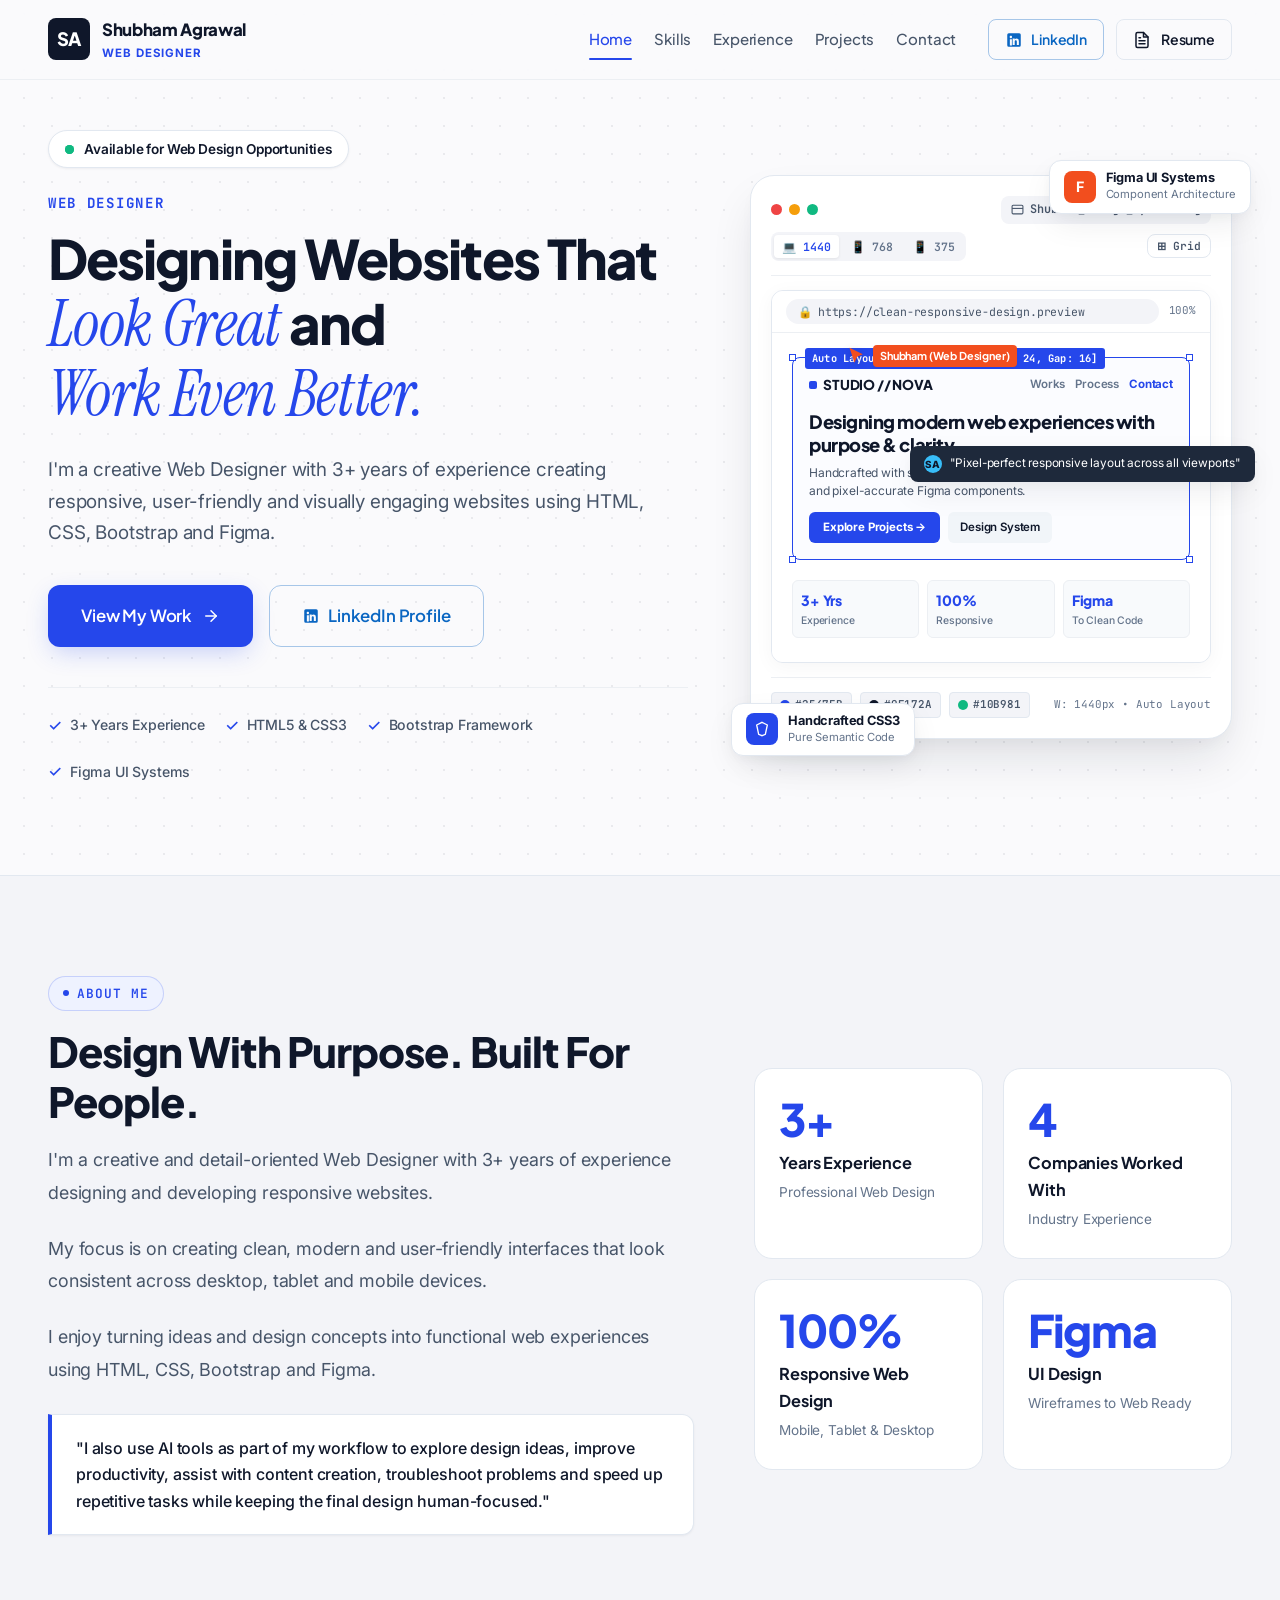
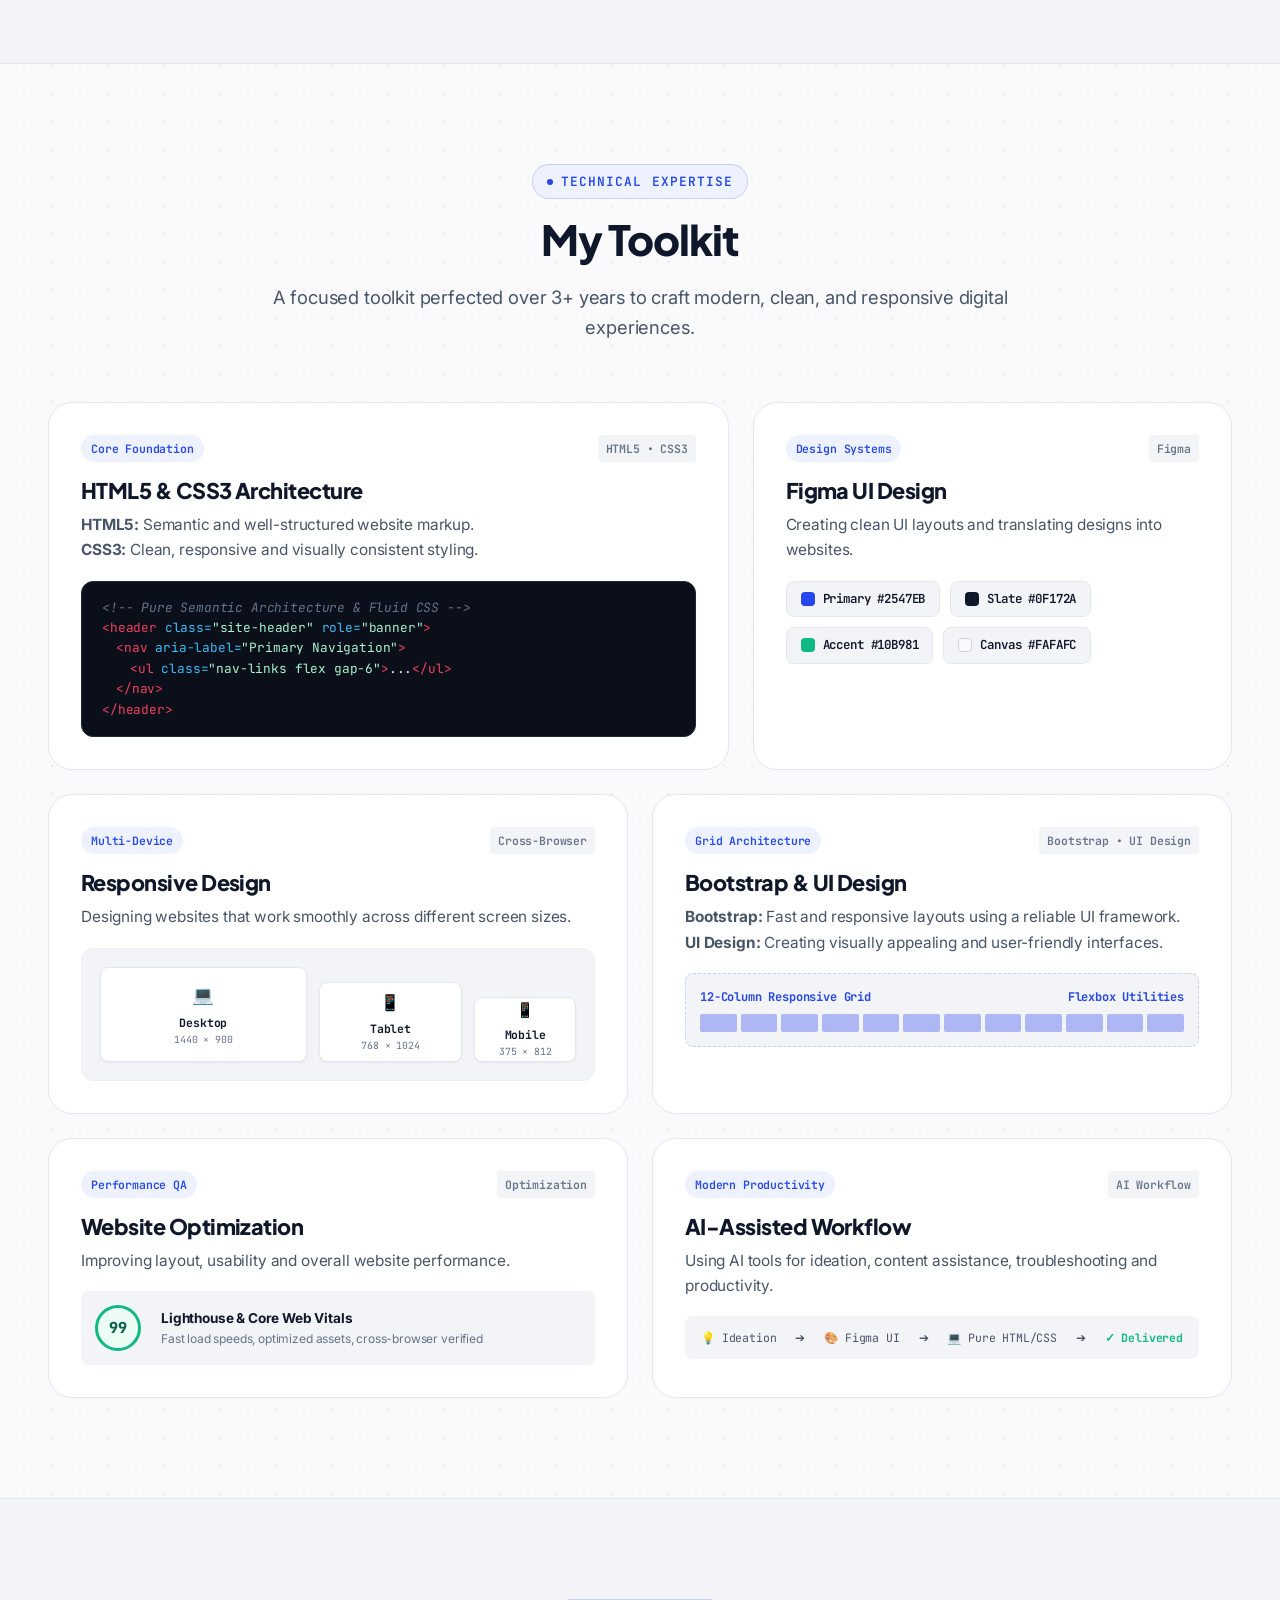
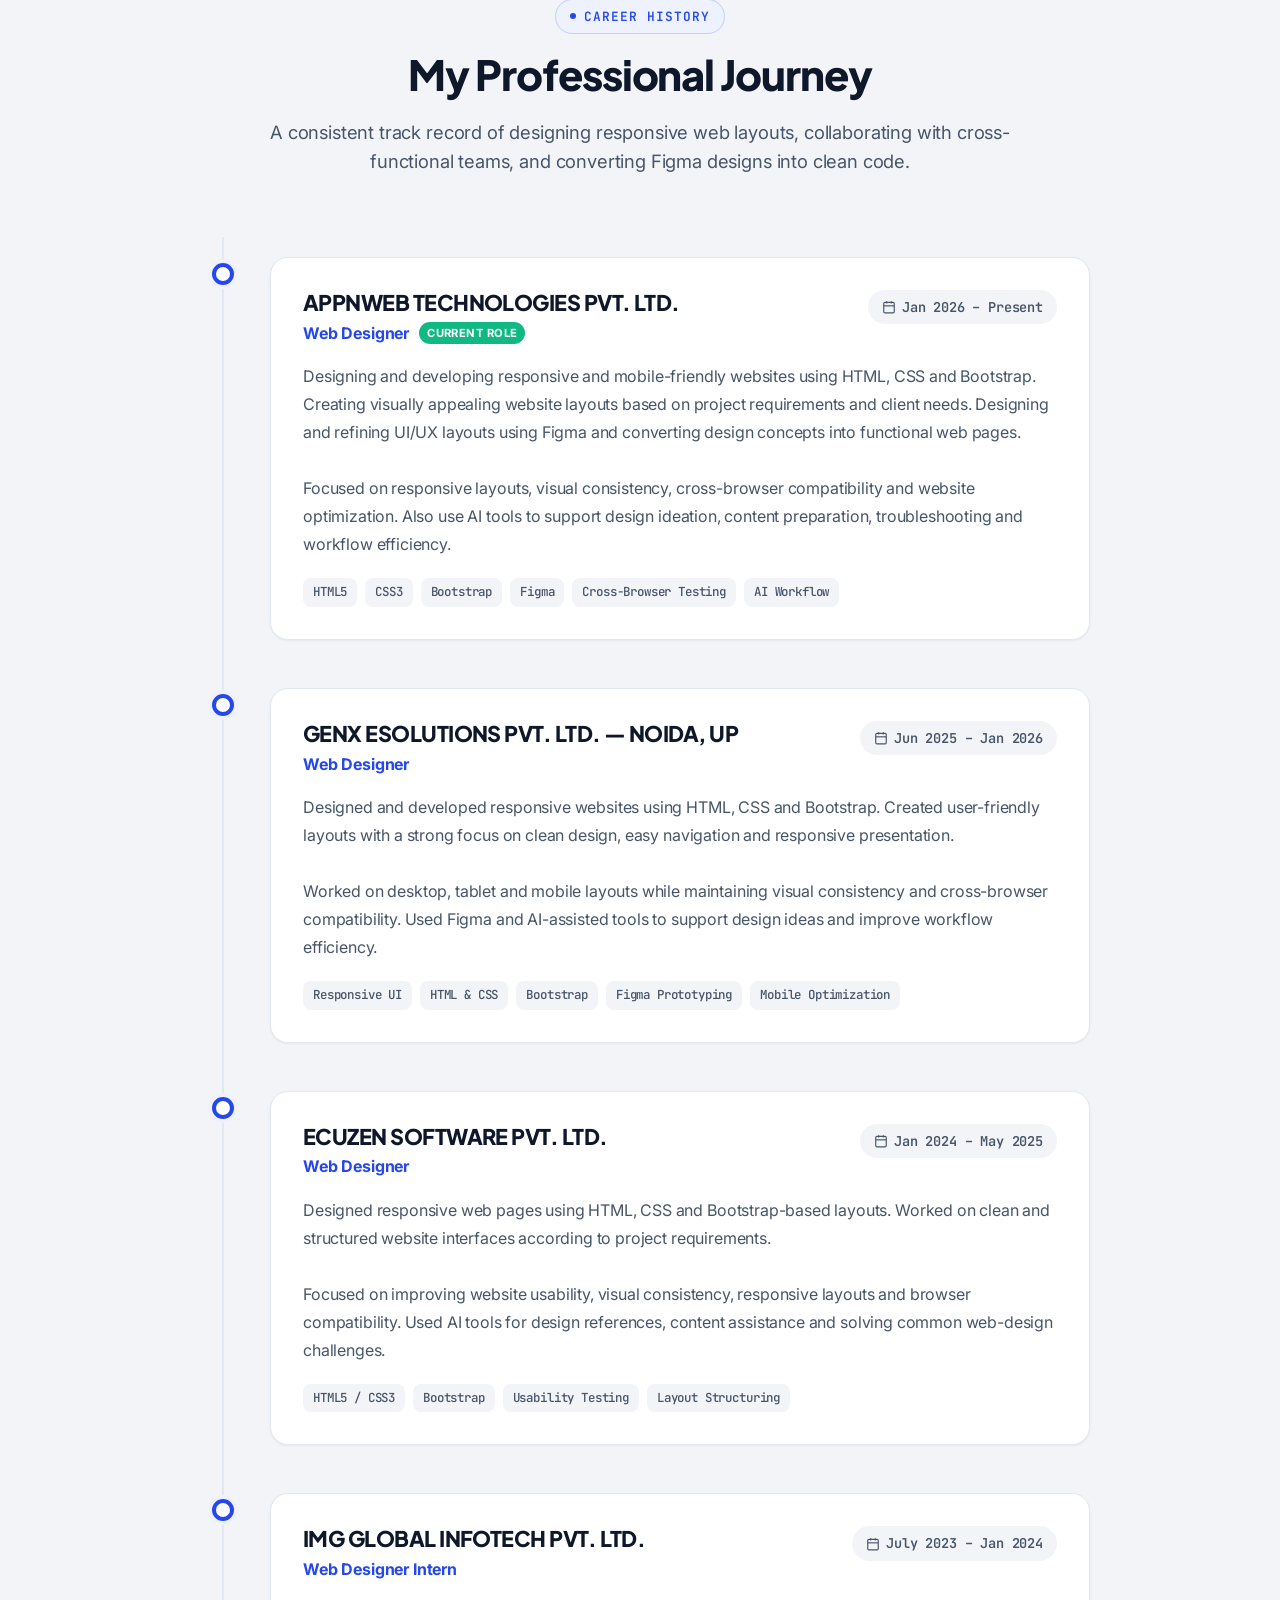
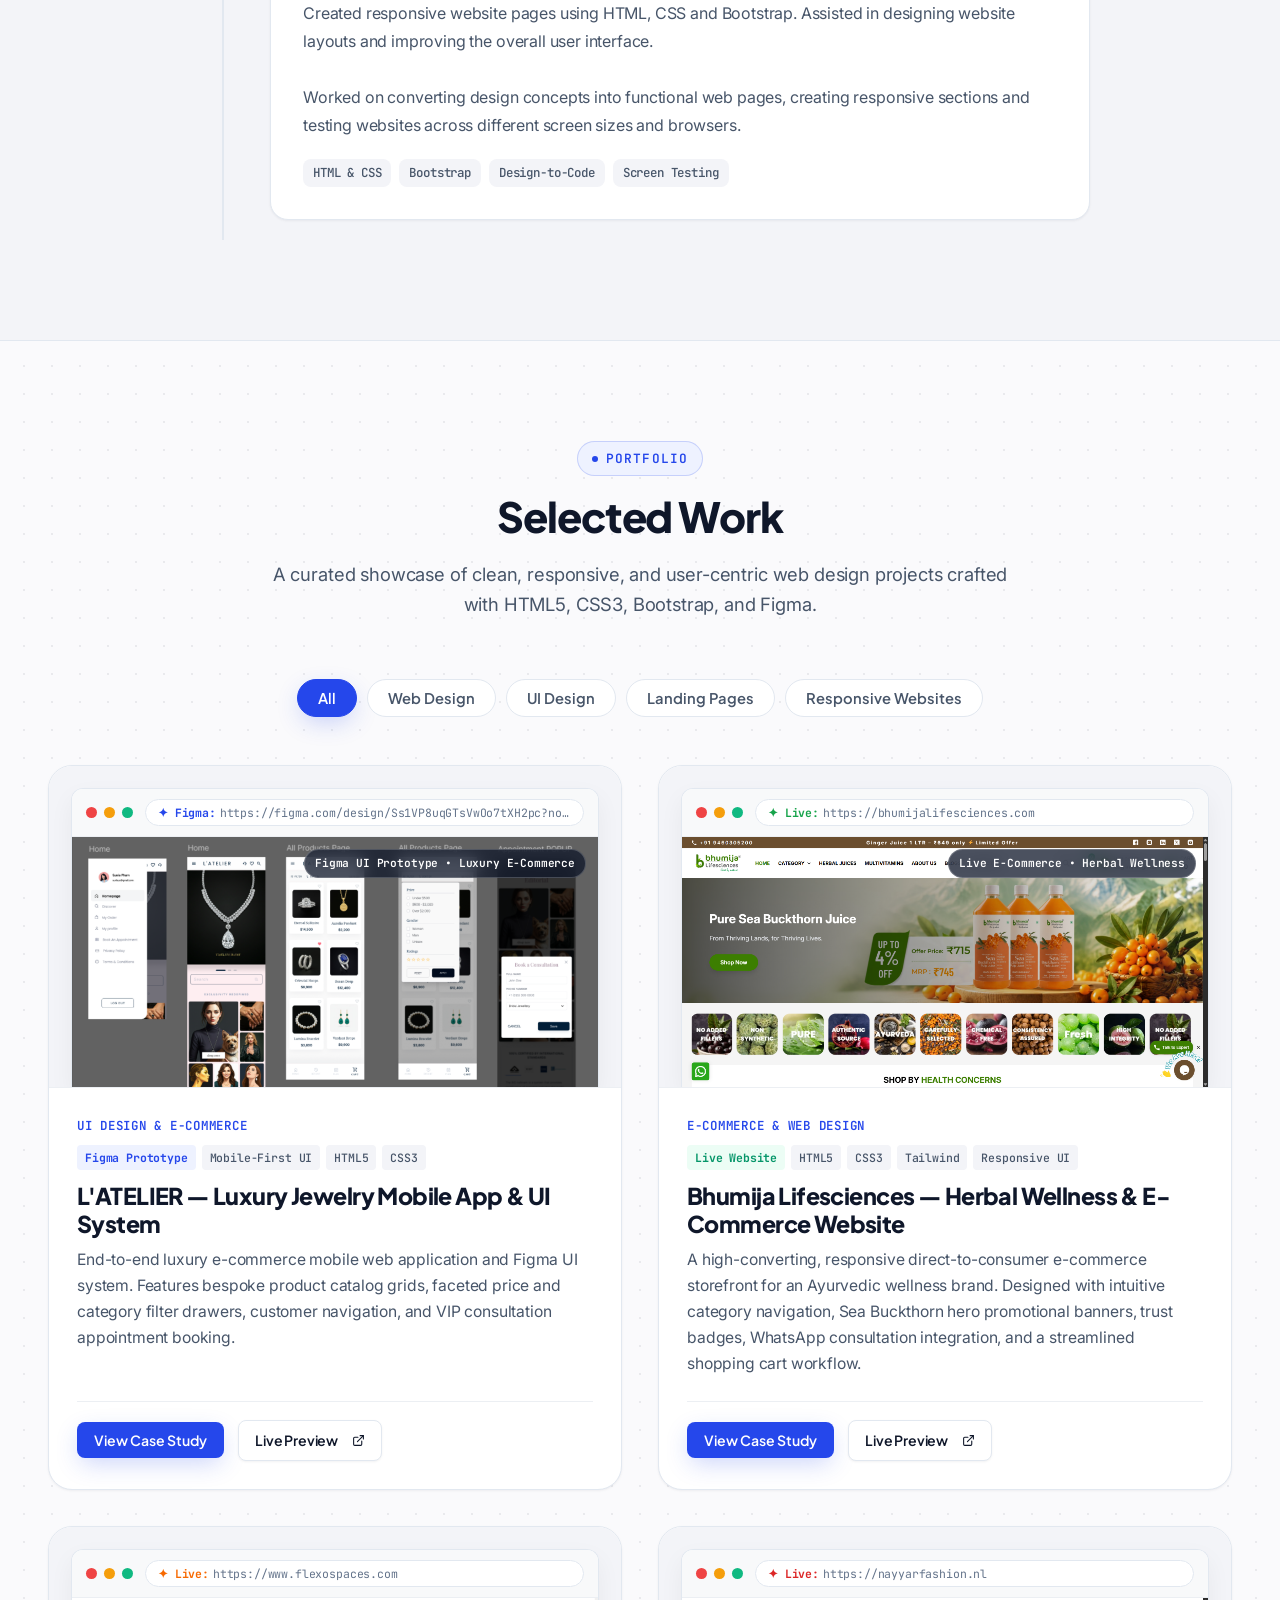
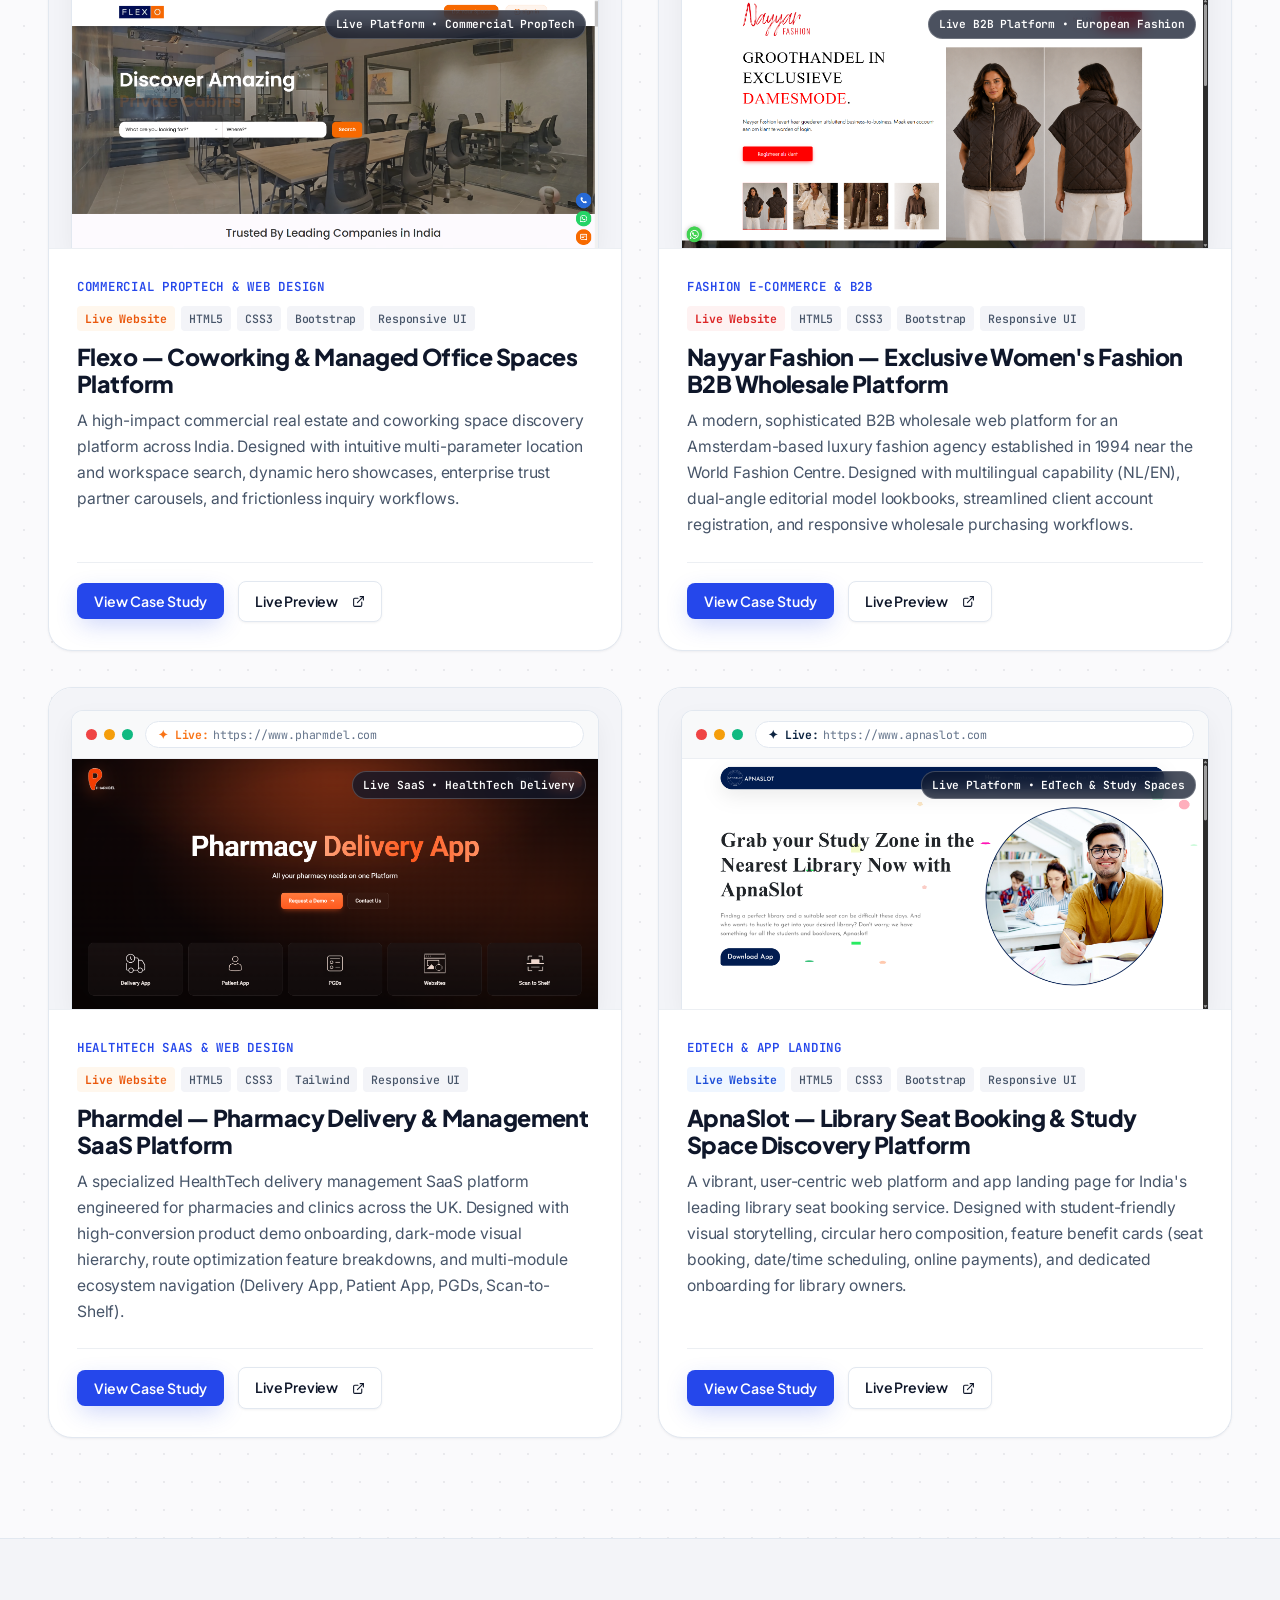
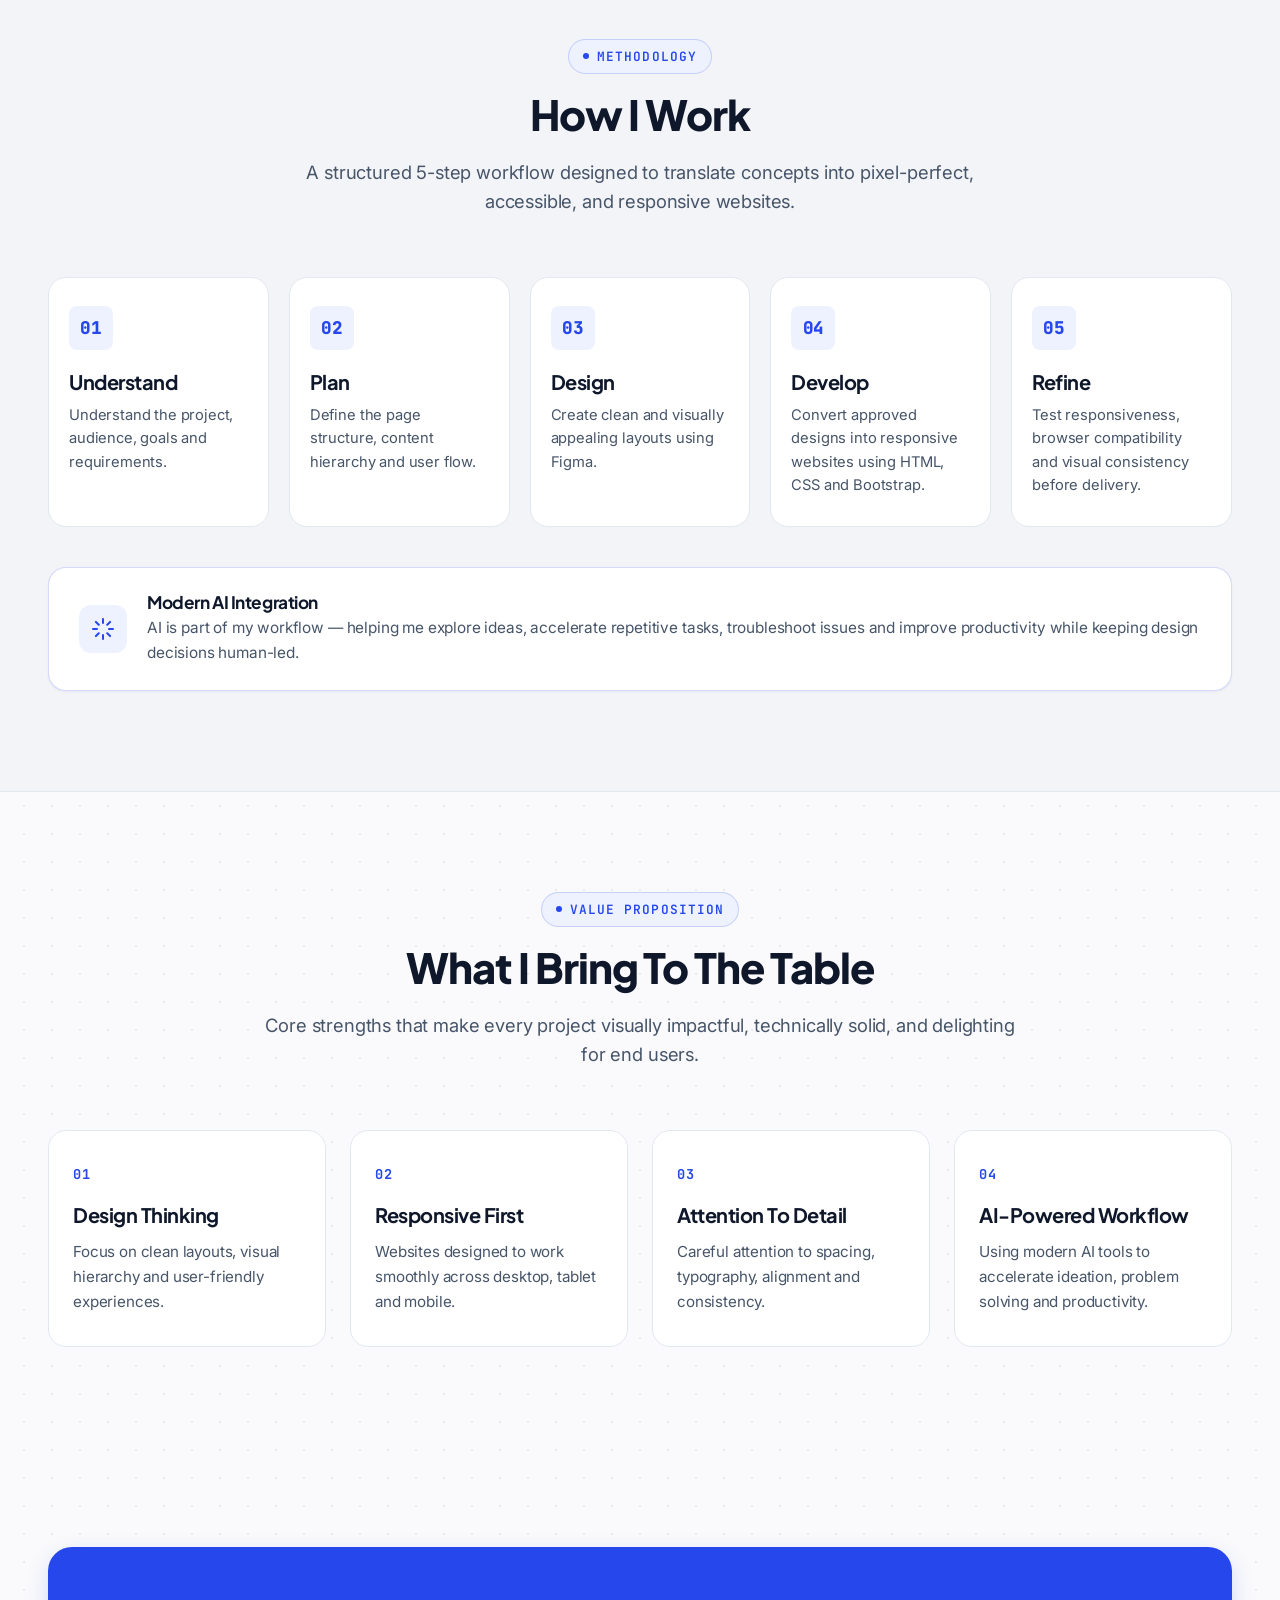
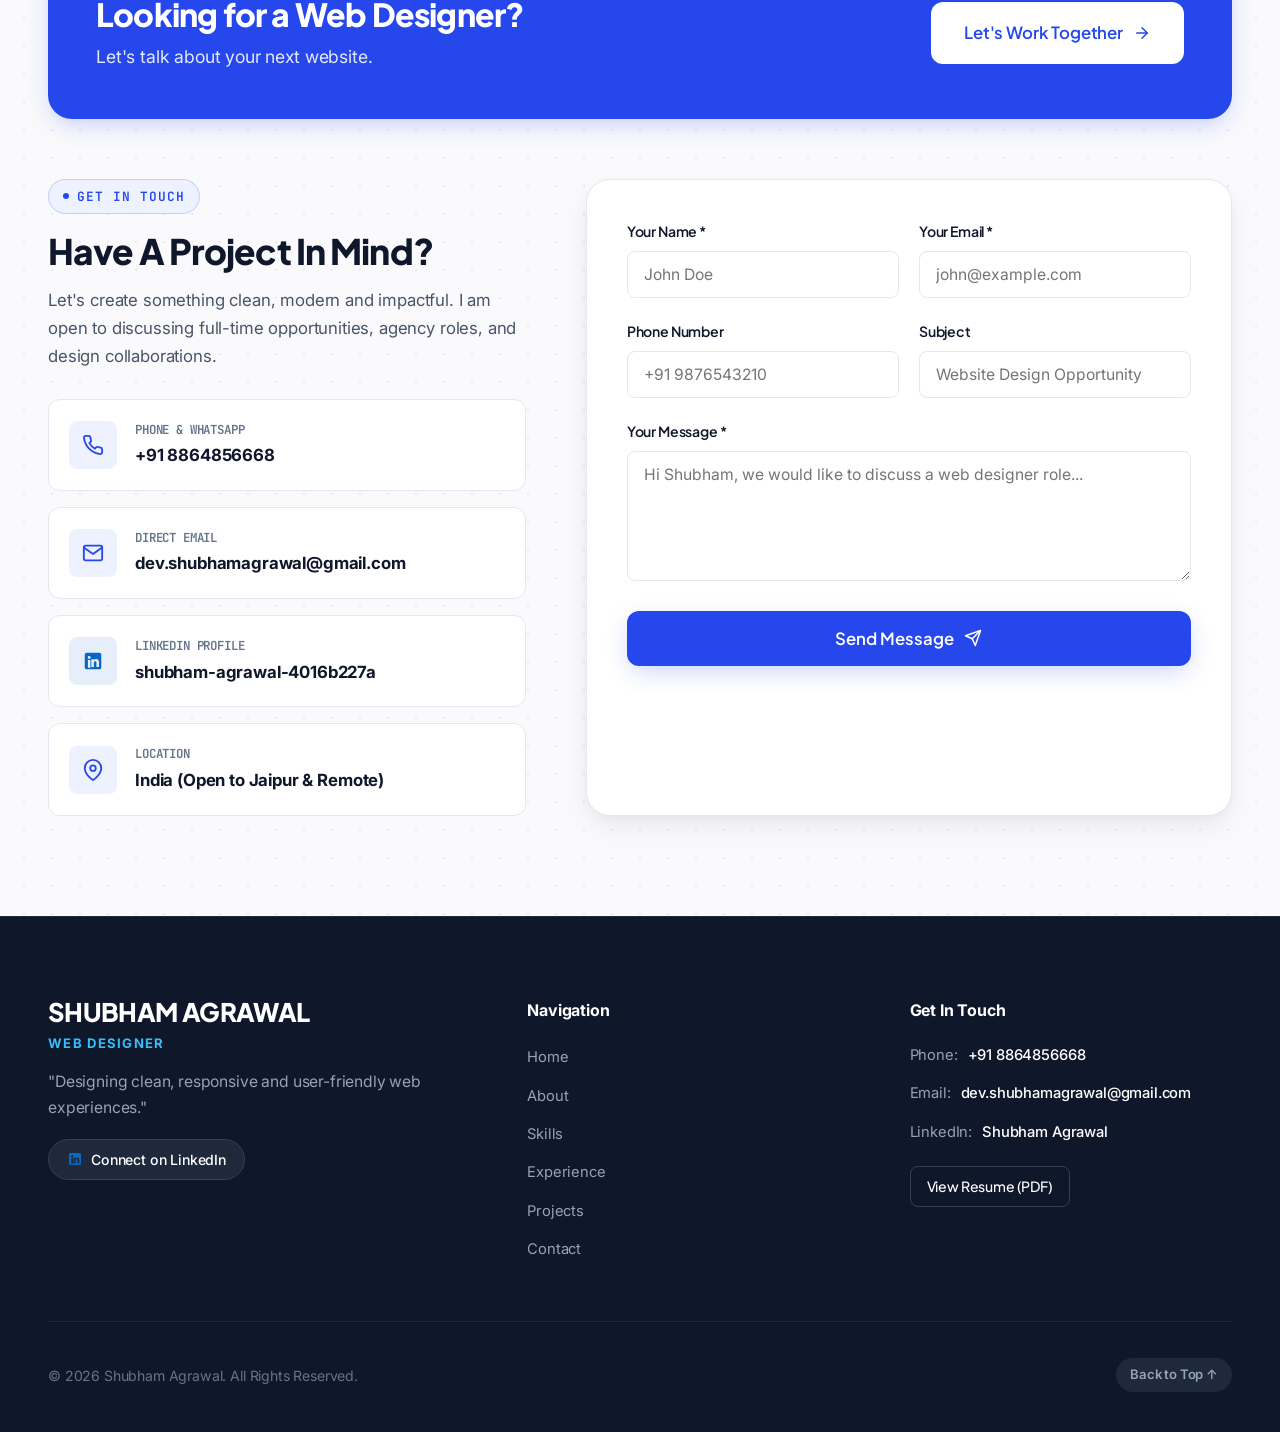
<file: index.html>
<!DOCTYPE html>
<html lang="en">

<head>
  <meta charset="UTF-8">
  <meta name="viewport" content="width=device-width, initial-scale=1.0, viewport-fit=cover">

  <!-- Primary SEO Meta Tags -->
  <title>Shubham Agrawal | Web Designer</title>
  <meta name="title" content="Shubham Agrawal | Web Designer">
  <meta name="description"
    content="Shubham Agrawal is a Web Designer with 3+ years of experience creating responsive and user-friendly websites using HTML, CSS, Bootstrap and Figma.">
  <meta name="author" content="Shubham Agrawal">
  <meta name="robots" content="index, follow">

  <!-- Open Graph / Facebook -->
  <meta property="og:type" content="website">
  <meta property="og:url" content="https://shubhamagrawal.design/">
  <meta property="og:title" content="Shubham Agrawal | Web Designer">
  <meta property="og:description"
    content="Shubham Agrawal is a Web Designer with 3+ years of experience creating responsive and user-friendly websites using HTML, CSS, Bootstrap and Figma.">

  <!-- Favicon Icon SVG -->
  <link rel="icon" type="image/svg+xml"
    href="data:image/svg+xml,<svg xmlns='http://www.w3.org/2000/svg' viewBox='0 0 100 100'><rect width='100' height='100' rx='24' fill='%232547EB'/><text x='50%' y='55%' dominant-baseline='middle' text-anchor='middle' fill='%23FFFFFF' font-family='sans-serif' font-weight='800' font-size='42'>SA</text></svg>">

  <!-- Core Stylesheets -->
  <link rel="stylesheet" href="assets/css/style.css">
  <link rel="stylesheet" href="assets/css/responsive.css">

  <!-- Schema.org JSON-LD structured data -->
  <script type="application/ld+json">
  {
    "@context": "https://schema.org",
    "@type": "Person",
    "name": "Shubham Agrawal",
    "jobTitle": "Web Designer",
    "telephone": "+91 8864856668",
    "email": "dev.shubhamagrawal@gmail.com",
    "sameAs": [
      "https://www.linkedin.com/in/shubham-agrawal-4016b227a"
    ],
    "description": "Creative Web Designer with 3+ years of experience creating responsive, user-friendly and visually engaging websites using HTML, CSS, Bootstrap and Figma.",
    "knowsAbout": ["HTML5", "CSS3", "Bootstrap", "Figma", "Responsive Web Design", "UI Design", "Website Optimization", "Cross-Browser Compatibility", "AI-assisted design workflow"]
  }
  </script>
</head>

<body>

  <!-- ==========================================================================
       STICKY NAVIGATION BAR
       ========================================================================== -->
  <header class="site-header" id="siteHeader">
    <div class="container nav-container">
      <!-- Monogram Brand Logo -->
      <a href="#home" class="brand-logo" id="brandLogo" aria-label="Shubham Agrawal Web Designer">
        <div class="brand-symbol">SA</div>
        <div class="brand-text">
          <span class="brand-name">Shubham Agrawal</span>
          <span class="brand-role">Web Designer</span>
        </div>
      </a>

      <!-- Desktop & Drawer Navigation Links -->
      <div class="nav-links-wrapper" id="navLinksWrapper">
        <!-- Mobile Drawer Header -->
        <div class="drawer-header">
          <div class="drawer-brand">
            <div class="brand-symbol brand-symbol-sm">SA</div>
            <span class="drawer-brand-name">Menu</span>
          </div>
          <button class="drawer-close-btn" id="drawerCloseBtn" aria-label="Close navigation menu">
            <svg width="20" height="20" viewBox="0 0 24 24" fill="none" stroke="currentColor" stroke-width="2.5" stroke-linecap="round" stroke-linejoin="round">
              <line x1="18" y1="6" x2="6" y2="18"></line>
              <line x1="6" y1="6" x2="18" y2="18"></line>
            </svg>
          </button>
        </div>

        <nav class="nav-links" aria-label="Main Navigation">
          <a href="#home" class="nav-link active">Home</a>
          <a href="#skills" class="nav-link">Skills</a>
          <a href="#experience" class="nav-link">Experience</a>
          <a href="#projects" class="nav-link">Projects</a>
          <a href="#contact" class="nav-link">Contact</a>
        </nav>

        <div class="nav-actions">
          <a href="https://www.linkedin.com/in/shubham-agrawal-4016b227a" target="_blank" rel="noopener noreferrer"
            class="btn btn-outline btn-sm btn-linkedin" id="navLinkedInBtn" aria-label="LinkedIn Profile"
            title="Connect with Shubham on LinkedIn">
            <svg class="btn-icon" viewBox="0 0 24 24" fill="currentColor">
              <path
                d="M19 3a2 2 0 0 1 2 2v14a2 2 0 0 1-2 2H5a2 2 0 0 1-2-2V5a2 2 0 0 1 2-2h14m-.5 15.5v-5.3a3.26 3.26 0 0 0-3.26-3.26c-.85 0-1.84.52-2.28 1.3v-1.11h-2.79v8.37h2.79v-4.93c0-.77.62-1.4 1.39-1.4a1.4 1.4 0 0 1 1.4 1.4v4.93h2.75M6.46 10.9v8.37H9.2V10.9H6.46M7.83 6.45c-.9 0-1.63.73-1.63 1.63s.73 1.63 1.63 1.63 1.63-.73 1.63-1.63-.73-1.63-1.63-1.63z">
              </path>
            </svg>
            LinkedIn
          </a>
          <a href="resume.html" target="_blank" class="btn btn-outline btn-sm btn-resume" id="navResumeBtn">
            <svg class="btn-icon" viewBox="0 0 24 24" fill="none" stroke="currentColor" stroke-width="2"
              stroke-linecap="round" stroke-linejoin="round">
              <path d="M14 2H6a2 2 0 0 0-2 2v16a2 2 0 0 0 2 2h12a2 2 0 0 0 2-2V8z"></path>
              <polyline points="14 2 14 8 20 8"></polyline>
              <line x1="16" y1="13" x2="8" y2="13"></line>
              <line x1="16" y1="17" x2="8" y2="17"></line>
              <polyline points="10 9 9 9 8 9"></polyline>
            </svg>
            Resume
          </a>
        </div>
      </div>

      <!-- Mobile Hamburger Toggle -->
      <button class="mobile-toggle" id="mobileToggle" aria-label="Toggle navigation menu" aria-expanded="false">
        <span class="hamburger-line"></span>
        <span class="hamburger-line"></span>
        <span class="hamburger-line"></span>
      </button>
    </div>

    <!-- Mobile Drawer Backdrop Overlay -->
    <div class="nav-backdrop" id="navBackdrop"></div>
  </header>

  <main>
    <!-- ==========================================================================
         HERO SECTION
         ========================================================================== -->
    <section class="section-wrapper hero-section" id="home">
      <div class="container">
        <div class="hero-grid">
          <!-- Left Content Column -->
          <div class="hero-content">
            <!-- Availability Badge -->
            <div class="hero-availability">
              <span class="pulse-indicator">
                <span class="dot"></span>
                <span class="pulse"></span>
              </span>
              <span>Available for Web Design Opportunities</span>
            </div>

            <!-- Small Role Label -->
            <div class="hero-role-label">WEB DESIGNER</div>

            <!-- Main Heading -->
            <h1 class="hero-title">
              Designing Websites That <span class="editorial-italic">Look Great</span> and <span
                class="editorial-italic">Work Even Better.</span>
            </h1>

            <!-- Supporting Text -->
            <p class="hero-description">
              I'm a creative Web Designer with 3+ years of experience creating responsive, user-friendly and visually
              engaging websites using HTML, CSS, Bootstrap and Figma.
            </p>

            <!-- CTA Buttons -->
            <div class="hero-cta-group">
              <a href="#projects" class="btn btn-primary btn-lg" id="heroViewWorkBtn">
                View My Work
                <svg class="btn-icon" viewBox="0 0 24 24" fill="none" stroke="currentColor" stroke-width="2"
                  stroke-linecap="round" stroke-linejoin="round">
                  <line x1="5" y1="12" x2="19" y2="12"></line>
                  <polyline points="12 5 19 12 12 19"></polyline>
                </svg>
              </a>
              <a href="https://www.linkedin.com/in/shubham-agrawal-4016b227a" target="_blank" rel="noopener noreferrer"
                class="btn btn-outline btn-lg btn-linkedin" id="heroLinkedInBtn" title="Connect on LinkedIn">
                <svg class="btn-icon" viewBox="0 0 24 24" fill="currentColor">
                  <path
                    d="M19 3a2 2 0 0 1 2 2v14a2 2 0 0 1-2 2H5a2 2 0 0 1-2-2V5a2 2 0 0 1 2-2h14m-.5 15.5v-5.3a3.26 3.26 0 0 0-3.26-3.26c-.85 0-1.84.52-2.28 1.3v-1.11h-2.79v8.37h2.79v-4.93c0-.77.62-1.4 1.39-1.4a1.4 1.4 0 0 1 1.4 1.4v4.93h2.75M6.46 10.9v8.37H9.2V10.9H6.46M7.83 6.45c-.9 0-1.63.73-1.63 1.63s.73 1.63 1.63 1.63 1.63-.73 1.63-1.63-.73-1.63-1.63-1.63z">
                  </path>
                </svg>
                LinkedIn Profile
              </a>
            </div>

            <!-- Trust Bar -->
            <div class="hero-trust-bar">
              <div class="trust-item">
                <span class="trust-icon">✓</span>
                <span>3+ Years Experience</span>
              </div>
              <div class="trust-item">
                <span class="trust-icon">✓</span>
                <span>HTML5 &amp; CSS3</span>
              </div>
              <div class="trust-item">
                <span class="trust-icon">✓</span>
                <span>Bootstrap Framework</span>
              </div>
              <div class="trust-item">
                <span class="trust-icon">✓</span>
                <span>Figma UI Systems</span>
              </div>
            </div>
          </div>

          <!-- Right Creative Visual Representation (Interactive Figma Studio Workbench) -->
          <div class="hero-visual-wrapper">
            <div class="designer-canvas-stage">
              <!-- Figma Canvas Toolbar Header -->
              <div class="canvas-header">
                <div class="window-dots">
                  <span class="window-dot red"></span>
                  <span class="window-dot yellow"></span>
                  <span class="window-dot green"></span>
                </div>
                <div class="canvas-file-badge">
                  <svg width="13" height="13" viewBox="0 0 24 24" fill="none" stroke="currentColor" stroke-width="2">
                    <path d="M4 4h16c1.1 0 2 .9 2 2v12c0 1.1-.9 2-2 2H4c-1.1 0-2-.9-2-2V6c0-1.1.9-2 2-2z"></path>
                    <line x1="2" y1="10" x2="22" y2="10"></line>
                  </svg>
                  <span>Shubham_Design_System.fig</span>
                </div>
                <div class="canvas-device-controls">
                  <button class="canvas-device-btn active" data-viewport="desktop" title="Preview Desktop Viewport">💻
                    1440</button>
                  <button class="canvas-device-btn" data-viewport="tablet" title="Preview Tablet Viewport">📱
                    768</button>
                  <button class="canvas-device-btn" data-viewport="mobile" title="Preview Mobile Viewport">📱
                    375</button>
                </div>
                <button class="canvas-grid-toggle" id="canvasGridToggle" title="Toggle 12-Column Layout Grid">⊞
                  Grid</button>
              </div>

              <!-- Figma Artboard Viewport Frame -->
              <div class="artboard-viewport" id="heroArtboard">
                <!-- 12-Column Pink Layout Grid Overlay -->
                <div class="figma-grid-overlay" id="figmaGridOverlay">
                  <div class="grid-col-stripe"></div>
                  <div class="grid-col-stripe"></div>
                  <div class="grid-col-stripe"></div>
                  <div class="grid-col-stripe"></div>
                  <div class="grid-col-stripe"></div>
                  <div class="grid-col-stripe"></div>
                  <div class="grid-col-stripe"></div>
                  <div class="grid-col-stripe"></div>
                  <div class="grid-col-stripe"></div>
                  <div class="grid-col-stripe"></div>
                  <div class="grid-col-stripe"></div>
                  <div class="grid-col-stripe"></div>
                </div>

                <!-- Browser Chrome Bar -->
                <div class="artboard-browser-bar">
                  <div class="artboard-url-pill">
                    <span style="color:#10B981;">🔒</span>
                    <span>https://clean-responsive-design.preview</span>
                  </div>
                  <span style="font-size:0.68rem; font-family:var(--font-mono); color:var(--text-muted);">100%</span>
                </div>

                <!-- Realistic Web Design Layout inside Artboard -->
                <div class="artboard-content">
                  <div class="figma-selection-box">
                    <span class="figma-frame-tag">Auto Layout: Hero_Container [Pad: 24, Gap: 16]</span>
                    <span class="figma-selection-handle handle-tl"></span>
                    <span class="figma-selection-handle handle-tr"></span>
                    <span class="figma-selection-handle handle-bl"></span>
                    <span class="figma-selection-handle handle-br"></span>

                    <div class="artboard-site-nav">
                      <span class="artboard-brand-name">
                        <span
                          style="display:inline-block; width:8px; height:8px; background:#2547EB; border-radius:2px;"></span>
                        STUDIO // NOVA
                      </span>
                      <div class="artboard-nav-links">
                        <span>Works</span>
                        <span>Process</span>
                        <span style="color:#2547EB; font-weight:700;">Contact</span>
                      </div>
                    </div>

                    <h4 class="artboard-hero-title">Designing modern web experiences with purpose &amp; clarity.</h4>
                    <p class="artboard-hero-p">Handcrafted with semantic HTML5, clean CSS3, Bootstrap grid, and
                      pixel-accurate Figma components.</p>

                    <div class="artboard-cta-row">
                      <span class="artboard-btn-primary">Explore Projects →</span>
                      <span class="artboard-btn-secondary">Design System</span>
                    </div>
                  </div>

                  <div class="artboard-features-row">
                    <div class="artboard-feature-mini">
                      <div class="feature-mini-val">3+ Yrs</div>
                      <div class="feature-mini-lbl">Experience</div>
                    </div>
                    <div class="artboard-feature-mini">
                      <div class="feature-mini-val">100%</div>
                      <div class="feature-mini-lbl">Responsive</div>
                    </div>
                    <div class="artboard-feature-mini">
                      <div class="feature-mini-val">Figma</div>
                      <div class="feature-mini-lbl">To Clean Code</div>
                    </div>
                  </div>
                </div>
              </div>

              <!-- Color Palette Swatches on Canvas -->
              <div class="canvas-swatches-bar">
                <div class="swatches-cluster">
                  <span class="swatch-chip" data-copy="#2547EB" title="Click to copy HEX">
                    <span class="color-preview-circle" style="background:#2547EB;"></span>
                    #2547EB
                  </span>
                  <span class="swatch-chip" data-copy="#0F172A" title="Click to copy HEX">
                    <span class="color-preview-circle" style="background:#0F172A;"></span>
                    #0F172A
                  </span>
                  <span class="swatch-chip" data-copy="#10B981" title="Click to copy HEX">
                    <span class="color-preview-circle" style="background:#10B981;"></span>
                    #10B981
                  </span>
                </div>
                <span class="canvas-specs-pill">W: 1440px • Auto Layout</span>
              </div>

              <!-- Floating Badges -->
              <div class="floating-badge badge-top-right">
                <div class="badge-icon-box figma-brand">F</div>
                <div>
                  <div class="badge-info-title">Figma UI Systems</div>
                  <div class="badge-info-desc">Component Architecture</div>
                </div>
              </div>

              <div class="floating-badge badge-bottom-left">
                <div class="badge-icon-box css-brand">
                  <svg width="16" height="16" viewBox="0 0 24 24" fill="none" stroke="currentColor" stroke-width="2">
                    <path d="M12 2l8 4-3 14-5 2-5-2-3-14 8-4z"></path>
                  </svg>
                </div>
                <div>
                  <div class="badge-info-title">Handcrafted CSS3</div>
                  <div class="badge-info-desc">Pure Semantic Code</div>
                </div>
              </div>

              <!-- Figma Review Comment Bubble -->
              <div class="figma-comment-bubble">
                <span class="comment-avatar">SA</span>
                <span>"Pixel-perfect responsive layout across all viewports"</span>
              </div>

              <!-- Figma Designer Cursor -->
              <div class="figma-cursor">
                <svg viewBox="0 0 24 24" fill="#F24E1E">
                  <path d="M3 2l6 18 3-7 7-3L3 2z" />
                </svg>
                <div class="figma-cursor-tag">Shubham (Web Designer)</div>
              </div>
            </div>
          </div>
        </div>
      </div>
    </section>

    <!-- ==========================================================================
         ABOUT SECTION
         ========================================================================== -->
    <section class="section-wrapper bg-alt" id="about">
      <div class="container">
        <div class="about-grid">
          <!-- Left Text Narrative -->
          <div>
            <div class="badge-tag">
              <span class="badge-dot"></span>
              About Me
            </div>
            <h2 class="section-title">Design With Purpose. Built For People.</h2>

            <p class="about-text">
              I'm a creative and detail-oriented Web Designer with 3+ years of experience designing and developing
              responsive websites.
            </p>
            <p class="about-text">
              My focus is on creating clean, modern and user-friendly interfaces that look consistent across desktop,
              tablet and mobile devices.
            </p>
            <p class="about-text">
              I enjoy turning ideas and design concepts into functional web experiences using HTML, CSS, Bootstrap and
              Figma.
            </p>

            <!-- AI Workflow Emphasis Box -->
            <div class="about-highlight-box">
              <p>
                "I also use AI tools as part of my workflow to explore design ideas, improve productivity, assist with
                content creation, troubleshoot problems and speed up repetitive tasks while keeping the final design
                human-focused."
              </p>
            </div>
          </div>

          <!-- Right Statistics Grid -->
          <div class="stats-grid">
            <div class="stat-card">
              <div class="stat-number">3+</div>
              <div class="stat-label">Years Experience</div>
              <div class="stat-sublabel">Professional Web Design</div>
            </div>

            <div class="stat-card">
              <div class="stat-number">4</div>
              <div class="stat-label">Companies Worked With</div>
              <div class="stat-sublabel">Industry Experience</div>
            </div>

            <div class="stat-card">
              <div class="stat-number">100%</div>
              <div class="stat-label">Responsive Web Design</div>
              <div class="stat-sublabel">Mobile, Tablet &amp; Desktop</div>
            </div>

            <div class="stat-card">
              <div class="stat-number">Figma</div>
              <div class="stat-label">UI Design</div>
              <div class="stat-sublabel">Wireframes to Web Ready</div>
            </div>
          </div>
        </div>
      </div>
    </section>

    <!-- ==========================================================================
         SKILLS SECTION ("MY TOOLKIT")
         ========================================================================== -->
    <section class="section-wrapper" id="skills">
      <div class="container">
        <div class="section-header">
          <div class="badge-tag">
            <span class="badge-dot"></span>
            Technical Expertise
          </div>
          <h2 class="section-title">My Toolkit</h2>
          <p class="section-subtitle">
            A focused toolkit perfected over 3+ years to craft modern, clean, and responsive digital experiences.
          </p>
        </div>

        <!-- Editorial Designer Bento Grid Toolkit -->
        <div class="skills-bento-grid">

          <!-- Bento 1: HTML5 & CSS3 (Span 7) - Code Craftsmanship -->
          <div class="bento-card bento-span-7">
            <div class="bento-header">
              <span class="bento-badge">Core Foundation</span>
              <span class="skill-tag">HTML5 • CSS3</span>
            </div>
            <h3 class="bento-title">HTML5 &amp; CSS3 Architecture</h3>
            <p class="bento-desc">
              <strong>HTML5:</strong> Semantic and well-structured website markup. <br>
              <strong>CSS3:</strong> Clean, responsive and visually consistent styling.
            </p>
            <!-- Syntax-Highlighted Semantic Code Window -->
            <div class="code-window">
              <div><span class="code-token-comment">&lt;!-- Pure Semantic Architecture &amp; Fluid CSS --&gt;</span>
              </div>
              <div><span class="code-token-tag">&lt;header</span> <span class="code-token-attr">class=</span><span
                  class="code-token-val">"site-header"</span> <span class="code-token-attr">role=</span><span
                  class="code-token-val">"banner"</span><span class="code-token-tag">&gt;</span></div>
              <div style="padding-left: 14px;"><span class="code-token-tag">&lt;nav</span> <span
                  class="code-token-attr">aria-label=</span><span class="code-token-val">"Primary
                  Navigation"</span><span class="code-token-tag">&gt;</span></div>
              <div style="padding-left: 28px;"><span class="code-token-tag">&lt;ul</span> <span
                  class="code-token-attr">class=</span><span class="code-token-val">"nav-links flex gap-6"</span><span
                  class="code-token-tag">&gt;</span>...<span class="code-token-tag">&lt;/ul&gt;</span></div>
              <div style="padding-left: 14px;"><span class="code-token-tag">&lt;/nav&gt;</span></div>
              <div><span class="code-token-tag">&lt;/header&gt;</span></div>
            </div>
          </div>

          <!-- Bento 2: Figma UI Systems (Span 5) - Design Tokens -->
          <div class="bento-card bento-span-5">
            <div class="bento-header">
              <span class="bento-badge">Design Systems</span>
              <span class="skill-tag">Figma</span>
            </div>
            <h3 class="bento-title">Figma UI Design</h3>
            <p class="bento-desc">
              Creating clean UI layouts and translating designs into websites.
            </p>
            <!-- Interactive Design Token Swatches -->
            <div class="design-token-chips">
              <span class="token-chip" data-copy="#2547EB" title="Click to copy HEX">
                <span class="token-color-dot" style="background:#2547EB;"></span>
                Primary #2547EB
              </span>
              <span class="token-chip" data-copy="#0F172A" title="Click to copy HEX">
                <span class="token-color-dot" style="background:#0F172A;"></span>
                Slate #0F172A
              </span>
              <span class="token-chip" data-copy="#10B981" title="Click to copy HEX">
                <span class="token-color-dot" style="background:#10B981;"></span>
                Accent #10B981
              </span>
              <span class="token-chip" data-copy="#FAFAFC" title="Click to copy HEX">
                <span class="token-color-dot" style="background:#FAFAFC; border:1px solid #CBD5E1;"></span>
                Canvas #FAFAFC
              </span>
            </div>
          </div>

          <!-- Bento 3: Responsive Design First (Span 6) -->
          <div class="bento-card bento-span-6">
            <div class="bento-header">
              <span class="bento-badge">Multi-Device</span>
              <span class="skill-tag">Cross-Browser</span>
            </div>
            <h3 class="bento-title">Responsive Design</h3>
            <p class="bento-desc">
              Designing websites that work smoothly across different screen sizes.
            </p>
            <!-- Fluid Viewport Preview -->
            <div class="responsive-fluid-viewport">
              <div class="viewport-device-card desktop">
                <span style="font-size:1.1rem;">💻</span>
                <span class="viewport-device-label">Desktop</span>
                <span class="viewport-device-res">1440 × 900</span>
              </div>
              <div class="viewport-device-card tablet">
                <span style="font-size:1rem;">📱</span>
                <span class="viewport-device-label">Tablet</span>
                <span class="viewport-device-res">768 × 1024</span>
              </div>
              <div class="viewport-device-card mobile">
                <span style="font-size:0.9rem;">📱</span>
                <span class="viewport-device-label">Mobile</span>
                <span class="viewport-device-res">375 × 812</span>
              </div>
            </div>
          </div>

          <!-- Bento 4: Bootstrap Framework & UI Design (Span 6) -->
          <div class="bento-card bento-span-6">
            <div class="bento-header">
              <span class="bento-badge">Grid Architecture</span>
              <span class="skill-tag">Bootstrap • UI Design</span>
            </div>
            <h3 class="bento-title">Bootstrap &amp; UI Design</h3>
            <p class="bento-desc">
              <strong>Bootstrap:</strong> Fast and responsive layouts using a reliable UI framework. <br>
              <strong>UI Design:</strong> Creating visually appealing and user-friendly interfaces.
            </p>
            <div
              style="margin-top:18px; padding:14px; background:var(--bg-secondary); border-radius:var(--radius-sm); border:1px dashed var(--accent-border);">
              <div
                style="display:flex; justify-content:space-between; font-family:var(--font-mono); font-size:0.75rem; color:var(--accent); font-weight:700; margin-bottom:6px;">
                <span>12-Column Responsive Grid</span>
                <span>Flexbox Utilities</span>
              </div>
              <div style="display:grid; grid-template-columns:repeat(12, 1fr); gap:4px; height:18px;">
                <div style="background:var(--accent); opacity:0.35; border-radius:2px;"></div>
                <div style="background:var(--accent); opacity:0.35; border-radius:2px;"></div>
                <div style="background:var(--accent); opacity:0.35; border-radius:2px;"></div>
                <div style="background:var(--accent); opacity:0.35; border-radius:2px;"></div>
                <div style="background:var(--accent); opacity:0.35; border-radius:2px;"></div>
                <div style="background:var(--accent); opacity:0.35; border-radius:2px;"></div>
                <div style="background:var(--accent); opacity:0.35; border-radius:2px;"></div>
                <div style="background:var(--accent); opacity:0.35; border-radius:2px;"></div>
                <div style="background:var(--accent); opacity:0.35; border-radius:2px;"></div>
                <div style="background:var(--accent); opacity:0.35; border-radius:2px;"></div>
                <div style="background:var(--accent); opacity:0.35; border-radius:2px;"></div>
                <div style="background:var(--accent); opacity:0.35; border-radius:2px;"></div>
              </div>
            </div>
          </div>

          <!-- Bento 5: Website Optimization (Span 6) -->
          <div class="bento-card bento-span-6">
            <div class="bento-header">
              <span class="bento-badge">Performance QA</span>
              <span class="skill-tag">Optimization</span>
            </div>
            <h3 class="bento-title">Website Optimization</h3>
            <p class="bento-desc">
              Improving layout, usability and overall website performance.
            </p>
            <div
              style="display:flex; align-items:center; gap:20px; margin-top:18px; padding:14px; background:var(--bg-secondary); border-radius:var(--radius-sm);">
              <div
                style="width:46px; height:46px; border-radius:50%; background:#ECFDF5; border:3px solid #10B981; display:flex; align-items:center; justify-content:center; font-family:var(--font-mono); font-weight:800; color:#065F46; font-size:0.95rem;">
                99</div>
              <div>
                <div style="font-size:0.85rem; font-weight:700; color:var(--text-primary);">Lighthouse &amp; Core Web
                  Vitals</div>
                <div style="font-size:0.75rem; color:var(--text-muted);">Fast load speeds, optimized assets,
                  cross-browser verified</div>
              </div>
            </div>
          </div>

          <!-- Bento 6: AI-Assisted Workflow (Span 6) -->
          <div class="bento-card bento-span-6">
            <div class="bento-header">
              <span class="bento-badge">Modern Productivity</span>
              <span class="skill-tag">AI Workflow</span>
            </div>
            <h3 class="bento-title">AI-Assisted Workflow</h3>
            <p class="bento-desc">
              Using AI tools for ideation, content assistance, troubleshooting and productivity.
            </p>
            <div class="ai-workflow-pipeline"
              style="display:flex; align-items:center; justify-content:space-between; margin-top:18px; padding:12px 16px; background:var(--bg-secondary); border-radius:var(--radius-sm); font-family:var(--font-mono); font-size:0.72rem; color:var(--text-secondary);">
              <span>💡 Ideation</span>
              <span>➔</span>
              <span>🎨 Figma UI</span>
              <span>➔</span>
              <span>💻 Pure HTML/CSS</span>
              <span>➔</span>
              <span style="color:#10B981; font-weight:700;">✓ Delivered</span>
            </div>
          </div>

        </div>
      </div>
    </section>

    <!-- ==========================================================================
         EXPERIENCE SECTION (VERTICAL TIMELINE)
         ========================================================================== -->
    <section class="section-wrapper bg-alt" id="experience">
      <div class="container">
        <div class="section-header">
          <div class="badge-tag">
            <span class="badge-dot"></span>
            Career History
          </div>
          <h2 class="section-title">My Professional Journey</h2>
          <p class="section-subtitle">
            A consistent track record of designing responsive web layouts, collaborating with cross-functional teams,
            and converting Figma designs into clean code.
          </p>
        </div>

        <div class="timeline-wrapper">
          <!-- Position 1: APPNWEB -->
          <div class="timeline-item">
            <div class="timeline-dot"></div>
            <article class="timeline-card">
              <div class="timeline-header">
                <div>
                  <h3 class="timeline-company">APPNWEB TECHNOLOGIES PVT. LTD.</h3>
                  <div class="timeline-role-row">
                    <span class="timeline-role">Web Designer</span>
                    <span class="timeline-badge-current">Current Role</span>
                  </div>
                </div>
                <div class="timeline-period">
                  <svg width="14" height="14" viewBox="0 0 24 24" fill="none" stroke="currentColor" stroke-width="2">
                    <rect x="3" y="4" width="18" height="18" rx="2" ry="2"></rect>
                    <line x1="16" y1="2" x2="16" y2="6"></line>
                    <line x1="8" y1="2" x2="8" y2="6"></line>
                    <line x1="3" y1="10" x2="21" y2="10"></line>
                  </svg>
                  <span>Jan 2026 – Present</span>
                </div>
              </div>
              <p class="timeline-description">
                Designing and developing responsive and mobile-friendly websites using HTML, CSS and Bootstrap. Creating
                visually appealing website layouts based on project requirements and client needs. Designing and
                refining UI/UX layouts using Figma and converting design concepts into functional web pages.
                <br><br>
                Focused on responsive layouts, visual consistency, cross-browser compatibility and website optimization.
                Also use AI tools to support design ideation, content preparation, troubleshooting and workflow
                efficiency.
              </p>
              <div class="timeline-tags">
                <span class="timeline-tag">HTML5</span>
                <span class="timeline-tag">CSS3</span>
                <span class="timeline-tag">Bootstrap</span>
                <span class="timeline-tag">Figma</span>
                <span class="timeline-tag">Cross-Browser Testing</span>
                <span class="timeline-tag">AI Workflow</span>
              </div>
            </article>
          </div>

          <!-- Position 2: GENX ESOLUTIONS -->
          <div class="timeline-item">
            <div class="timeline-dot"></div>
            <article class="timeline-card">
              <div class="timeline-header">
                <div>
                  <h3 class="timeline-company">GENX ESOLUTIONS PVT. LTD. — NOIDA, UP</h3>
                  <div class="timeline-role-row">
                    <span class="timeline-role">Web Designer</span>
                  </div>
                </div>
                <div class="timeline-period">
                  <svg width="14" height="14" viewBox="0 0 24 24" fill="none" stroke="currentColor" stroke-width="2">
                    <rect x="3" y="4" width="18" height="18" rx="2" ry="2"></rect>
                    <line x1="16" y1="2" x2="16" y2="6"></line>
                    <line x1="8" y1="2" x2="8" y2="6"></line>
                    <line x1="3" y1="10" x2="21" y2="10"></line>
                  </svg>
                  <span>Jun 2025 – Jan 2026</span>
                </div>
              </div>
              <p class="timeline-description">
                Designed and developed responsive websites using HTML, CSS and Bootstrap. Created user-friendly layouts
                with a strong focus on clean design, easy navigation and responsive presentation.
                <br><br>
                Worked on desktop, tablet and mobile layouts while maintaining visual consistency and cross-browser
                compatibility. Used Figma and AI-assisted tools to support design ideas and improve workflow efficiency.
              </p>
              <div class="timeline-tags">
                <span class="timeline-tag">Responsive UI</span>
                <span class="timeline-tag">HTML &amp; CSS</span>
                <span class="timeline-tag">Bootstrap</span>
                <span class="timeline-tag">Figma Prototyping</span>
                <span class="timeline-tag">Mobile Optimization</span>
              </div>
            </article>
          </div>

          <!-- Position 3: ECUZEN SOFTWARE -->
          <div class="timeline-item">
            <div class="timeline-dot"></div>
            <article class="timeline-card">
              <div class="timeline-header">
                <div>
                  <h3 class="timeline-company">ECUZEN SOFTWARE PVT. LTD.</h3>
                  <div class="timeline-role-row">
                    <span class="timeline-role">Web Designer</span>
                  </div>
                </div>
                <div class="timeline-period">
                  <svg width="14" height="14" viewBox="0 0 24 24" fill="none" stroke="currentColor" stroke-width="2">
                    <rect x="3" y="4" width="18" height="18" rx="2" ry="2"></rect>
                    <line x1="16" y1="2" x2="16" y2="6"></line>
                    <line x1="8" y1="2" x2="8" y2="6"></line>
                    <line x1="3" y1="10" x2="21" y2="10"></line>
                  </svg>
                  <span>Jan 2024 – May 2025</span>
                </div>
              </div>
              <p class="timeline-description">
                Designed responsive web pages using HTML, CSS and Bootstrap-based layouts. Worked on clean and
                structured website interfaces according to project requirements.
                <br><br>
                Focused on improving website usability, visual consistency, responsive layouts and browser
                compatibility. Used AI tools for design references, content assistance and solving common web-design
                challenges.
              </p>
              <div class="timeline-tags">
                <span class="timeline-tag">HTML5 / CSS3</span>
                <span class="timeline-tag">Bootstrap</span>
                <span class="timeline-tag">Usability Testing</span>
                <span class="timeline-tag">Layout Structuring</span>
              </div>
            </article>
          </div>

          <!-- Position 4: IMG GLOBAL INFOTECH -->
          <div class="timeline-item">
            <div class="timeline-dot"></div>
            <article class="timeline-card">
              <div class="timeline-header">
                <div>
                  <h3 class="timeline-company">IMG GLOBAL INFOTECH PVT. LTD.</h3>
                  <div class="timeline-role-row">
                    <span class="timeline-role">Web Designer Intern</span>
                  </div>
                </div>
                <div class="timeline-period">
                  <svg width="14" height="14" viewBox="0 0 24 24" fill="none" stroke="currentColor" stroke-width="2">
                    <rect x="3" y="4" width="18" height="18" rx="2" ry="2"></rect>
                    <line x1="16" y1="2" x2="16" y2="6"></line>
                    <line x1="8" y1="2" x2="8" y2="6"></line>
                    <line x1="3" y1="10" x2="21" y2="10"></line>
                  </svg>
                  <span>July 2023 – Jan 2024</span>
                </div>
              </div>
              <p class="timeline-description">
                Created responsive website pages using HTML, CSS and Bootstrap. Assisted in designing website layouts
                and improving the overall user interface.
                <br><br>
                Worked on converting design concepts into functional web pages, creating responsive sections and testing
                websites across different screen sizes and browsers.
              </p>
              <div class="timeline-tags">
                <span class="timeline-tag">HTML &amp; CSS</span>
                <span class="timeline-tag">Bootstrap</span>
                <span class="timeline-tag">Design-to-Code</span>
                <span class="timeline-tag">Screen Testing</span>
              </div>
            </article>
          </div>
        </div>
      </div>
    </section>

    <!-- ==========================================================================
         PROJECTS SECTION ("SELECTED WORK")
         ========================================================================== -->
    <section class="section-wrapper" id="projects">
      <div class="container">
        <div class="section-header">
          <div class="badge-tag">
            <span class="badge-dot"></span>
            Portfolio
          </div>
          <h2 class="section-title">Selected Work</h2>
          <p class="section-subtitle">
            A curated showcase of clean, responsive, and user-centric web design projects crafted with HTML5, CSS3,
            Bootstrap, and Figma.
          </p>
        </div>

        <!-- Filter Controls -->
        <div class="projects-filter-bar">
          <button class="filter-btn active" data-filter="all">All</button>
          <button class="filter-btn" data-filter="Web Design">Web Design</button>
          <button class="filter-btn" data-filter="UI Design">UI Design</button>
          <button class="filter-btn" data-filter="Landing Pages">Landing Pages</button>
          <button class="filter-btn" data-filter="Responsive Websites">Responsive Websites</button>
        </div>

        <!-- Projects Grid -->
        <div class="projects-grid" id="projectsGrid">

          <!-- Project 1: L'ATELIER Luxury Jewelry Mobile Web App -->
          <article class="project-card" data-category="UI Design"
            data-tags="UI Design Web Design Mobile Web App E-Commerce Figma Responsive Websites">
            <div class="project-mockup-wrapper">
              <div class="project-browser-frame">
                <div class="project-browser-top">
                  <div class="window-dots">
                    <span class="window-dot red"></span>
                    <span class="window-dot yellow"></span>
                    <span class="window-dot green"></span>
                  </div>
                  <div class="project-url-preview">
                    <span style="color:#2547EB; font-weight:700; margin-right:4px;">✦
                      Figma:</span>https://figma.com/design/Ss1VP8uqGTsVwOo7tXH2pc?node-id=499-4958
                  </div>
                </div>
                <div class="project-preview-canvas" style="background-color:#1B1C22;">
                  <span class="project-tag-pill">Figma UI Prototype • Luxury E-Commerce</span>
                  <a href="https://www.figma.com/design/Ss1VP8uqGTsVwOo7tXH2pc/Untitled?node-id=499-4958&t=cGJ9xKxOJ8Jehy4Z-1"
                    target="_blank" rel="noopener noreferrer" style="display:block; width:100%; height:100%;">
                    <img src="assets/images/project-latelier-jewelry.png"
                      alt="L'ATELIER Luxury Jewelry Mobile Web App UI Design" class="project-img-screenshot"
                      style="object-fit: cover; object-position: center;" loading="lazy">
                  </a>
                </div>
              </div>
            </div>
            <div class="project-content">
              <div class="project-meta-top">
                <span class="project-category">UI Design &amp; E-Commerce</span>
                <div class="project-tech-badges">
                  <span class="tech-badge" style="background:#EEF2FF; color:#2547EB; font-weight:700;">Figma
                    Prototype</span>
                  <span class="tech-badge">Mobile-First UI</span>
                  <span class="tech-badge">HTML5</span>
                  <span class="tech-badge">CSS3</span>
                </div>
              </div>
              <h3 class="project-title">
                <a href="https://www.figma.com/design/Ss1VP8uqGTsVwOo7tXH2pc/Untitled?node-id=499-4958&t=cGJ9xKxOJ8Jehy4Z-1"
                  target="_blank" rel="noopener noreferrer" style="color:inherit; text-decoration:none;">
                  L'ATELIER — Luxury Jewelry Mobile App &amp; UI System
                </a>
              </h3>
              <p class="project-description">
                End-to-end luxury e-commerce mobile web application and Figma UI system. Features bespoke product
                catalog grids, faceted price and category filter drawers, customer navigation, and VIP consultation
                appointment booking.
              </p>
              <div class="project-actions">
                <button class="btn btn-primary btn-sm btn-case-study" data-project="latelier-jewelry"
                  onclick="if(window.openCaseStudy){window.openCaseStudy('latelier-jewelry');}">
                  View Case Study
                </button>
                <a href="https://www.figma.com/design/Ss1VP8uqGTsVwOo7tXH2pc/Untitled?node-id=499-4958&t=cGJ9xKxOJ8Jehy4Z-1"
                  target="_blank" rel="noopener noreferrer" class="btn btn-secondary btn-sm btn-live-preview"
                  data-project="latelier-jewelry">
                  Live Preview
                  <svg class="btn-icon" viewBox="0 0 24 24" fill="none" stroke="currentColor" stroke-width="2"
                    stroke-linecap="round" stroke-linejoin="round" style="width:13px; height:13px; margin-left:4px;">
                    <path d="M18 13v6a2 2 0 0 1-2 2H5a2 2 0 0 1-2-2V8a2 2 0 0 1 2-2h6"></path>
                    <polyline points="15 3 21 3 21 9"></polyline>
                    <line x1="10" y1="14" x2="21" y2="3"></line>
                  </svg>
                </a>
              </div>
            </div>
          </article>

          <!-- Project 2: Bhumija Lifesciences Herbal Wellness & E-Commerce -->
          <article class="project-card" data-category="Web Design"
            data-tags="Web Design Responsive Websites Landing Pages E-Commerce Ayurvedic Healthcare">
            <div class="project-mockup-wrapper">
              <div class="project-browser-frame">
                <div class="project-browser-top">
                  <div class="window-dots">
                    <span class="window-dot red"></span>
                    <span class="window-dot yellow"></span>
                    <span class="window-dot green"></span>
                  </div>
                  <div class="project-url-preview">
                    <span style="color:#16a34a; font-weight:700; margin-right:4px;">✦
                      Live:</span>https://bhumijalifesciences.com
                  </div>
                </div>
                <div class="project-preview-canvas" style="background-color:#0d1810;">
                  <span class="project-tag-pill">Live E-Commerce • Herbal Wellness</span>
                  <a href="https://bhumijalifesciences.com/" target="_blank" rel="noopener noreferrer"
                    style="display:block; width:100%; height:100%;">
                    <img src="assets/images/project-bhumija-lifesciences.png"
                      alt="Bhumija Lifesciences Herbal Juices and Ayurvedic E-Commerce Website Design"
                      class="project-img-screenshot" style="object-fit: cover; object-position: center;" loading="lazy">
                  </a>
                </div>
              </div>
            </div>
            <div class="project-content">
              <div class="project-meta-top">
                <span class="project-category">E-Commerce &amp; Web Design</span>
                <div class="project-tech-badges">
                  <span class="tech-badge" style="background:#ECFDF5; color:#059669; font-weight:700;">Live
                    Website</span>
                  <span class="tech-badge">HTML5</span>
                  <span class="tech-badge">CSS3</span>
                  <span class="tech-badge">Tailwind</span>
                  <span class="tech-badge">Responsive UI</span>
                </div>
              </div>
              <h3 class="project-title">
                <a href="https://bhumijalifesciences.com/" target="_blank" rel="noopener noreferrer"
                  style="color:inherit; text-decoration:none;">
                  Bhumija Lifesciences — Herbal Wellness &amp; E-Commerce Website
                </a>
              </h3>
              <p class="project-description">
                A high-converting, responsive direct-to-consumer e-commerce storefront for an Ayurvedic wellness brand.
                Designed with intuitive category navigation, Sea Buckthorn hero promotional banners, trust badges,
                WhatsApp consultation integration, and a streamlined shopping cart workflow.
              </p>
              <div class="project-actions">
                <button class="btn btn-primary btn-sm btn-case-study" data-project="bhumija-lifesciences"
                  onclick="if(window.openCaseStudy){window.openCaseStudy('bhumija-lifesciences');}">
                  View Case Study
                </button>
                <a href="https://bhumijalifesciences.com/" target="_blank" rel="noopener noreferrer"
                  class="btn btn-secondary btn-sm btn-live-preview" data-project="bhumija-lifesciences">
                  Live Preview
                  <svg class="btn-icon" viewBox="0 0 24 24" fill="none" stroke="currentColor" stroke-width="2"
                    stroke-linecap="round" stroke-linejoin="round" style="width:13px; height:13px; margin-left:4px;">
                    <path d="M18 13v6a2 2 0 0 1-2 2H5a2 2 0 0 1-2-2V8a2 2 0 0 1 2-2h6"></path>
                    <polyline points="15 3 21 3 21 9"></polyline>
                    <line x1="10" y1="14" x2="21" y2="3"></line>
                  </svg>
                </a>
              </div>
            </div>
          </article>

          <!-- Project 3: Flexo Spaces Coworking & Office Discovery Platform -->
          <article class="project-card" data-category="Responsive Websites"
            data-tags="Responsive Websites Web Design Commercial PropTech Coworking Search Discovery">
            <div class="project-mockup-wrapper">
              <div class="project-browser-frame">
                <div class="project-browser-top">
                  <div class="window-dots">
                    <span class="window-dot red"></span>
                    <span class="window-dot yellow"></span>
                    <span class="window-dot green"></span>
                  </div>
                  <div class="project-url-preview">
                    <span style="color:#f76900; font-weight:700; margin-right:4px;">✦
                      Live:</span>https://www.flexospaces.com
                  </div>
                </div>
                <div class="project-preview-canvas" style="background-color:#161616;">
                  <span class="project-tag-pill">Live Platform • Commercial PropTech</span>
                  <a href="https://www.flexospaces.com/" target="_blank" rel="noopener noreferrer"
                    style="display:block; width:100%; height:100%;">
                    <img src="assets/images/project-flexo-spaces.png"
                      alt="Flexo Spaces Coworking and Managed Office Platform Design" class="project-img-screenshot"
                      style="object-fit: cover; object-position: center;" loading="lazy">
                  </a>
                </div>
              </div>
            </div>
            <div class="project-content">
              <div class="project-meta-top">
                <span class="project-category">Commercial PropTech &amp; Web Design</span>
                <div class="project-tech-badges">
                  <span class="tech-badge" style="background:#FFF7ED; color:#EA580C; font-weight:700;">Live
                    Website</span>
                  <span class="tech-badge">HTML5</span>
                  <span class="tech-badge">CSS3</span>
                  <span class="tech-badge">Bootstrap</span>
                  <span class="tech-badge">Responsive UI</span>
                </div>
              </div>
              <h3 class="project-title">
                <a href="https://www.flexospaces.com/" target="_blank" rel="noopener noreferrer"
                  style="color:inherit; text-decoration:none;">
                  Flexo — Coworking &amp; Managed Office Spaces Platform
                </a>
              </h3>
              <p class="project-description">
                A high-impact commercial real estate and coworking space discovery platform across India. Designed with
                intuitive multi-parameter location and workspace search, dynamic hero showcases, enterprise trust
                partner carousels, and frictionless inquiry workflows.
              </p>
              <div class="project-actions">
                <button class="btn btn-primary btn-sm btn-case-study" data-project="flexo-spaces"
                  onclick="if(window.openCaseStudy){window.openCaseStudy('flexo-spaces');}">
                  View Case Study
                </button>
                <a href="https://www.flexospaces.com/" target="_blank" rel="noopener noreferrer"
                  class="btn btn-secondary btn-sm btn-live-preview" data-project="flexo-spaces">
                  Live Preview
                  <svg class="btn-icon" viewBox="0 0 24 24" fill="none" stroke="currentColor" stroke-width="2"
                    stroke-linecap="round" stroke-linejoin="round" style="width:13px; height:13px; margin-left:4px;">
                    <path d="M18 13v6a2 2 0 0 1-2 2H5a2 2 0 0 1-2-2V8a2 2 0 0 1 2-2h6"></path>
                    <polyline points="15 3 21 3 21 9"></polyline>
                    <line x1="10" y1="14" x2="21" y2="3"></line>
                  </svg>
                </a>
              </div>
            </div>
          </article>

          <!-- Project 4: Nayyar Fashion B2B Wholesale Platform -->
          <article class="project-card" data-category="Web Design"
            data-tags="Web Design UI Design Responsive Websites E-Commerce Fashion B2B Wholesale">
            <div class="project-mockup-wrapper">
              <div class="project-browser-frame">
                <div class="project-browser-top">
                  <div class="window-dots">
                    <span class="window-dot red"></span>
                    <span class="window-dot yellow"></span>
                    <span class="window-dot green"></span>
                  </div>
                  <div class="project-url-preview">
                    <span style="color:#DC2626; font-weight:700; margin-right:4px;">✦
                      Live:</span>https://nayyarfashion.nl
                  </div>
                </div>
                <div class="project-preview-canvas" style="background-color:#F8F8F8;">
                  <span class="project-tag-pill">Live B2B Platform • European Fashion</span>
                  <a href="https://nayyarfashion.nl/" target="_blank" rel="noopener noreferrer"
                    style="display:block; width:100%; height:100%;">
                    <img src="assets/images/project-nayyar-fashion.png"
                      alt="Nayyar Fashion Exclusive Women's Fashion Wholesale Web Design" class="project-img-screenshot"
                      style="object-fit: cover; object-position: center;" loading="lazy">
                  </a>
                </div>
              </div>
            </div>
            <div class="project-content">
              <div class="project-meta-top">
                <span class="project-category">Fashion E-Commerce &amp; B2B</span>
                <div class="project-tech-badges">
                  <span class="tech-badge" style="background:#FEF2F2; color:#DC2626; font-weight:700;">Live
                    Website</span>
                  <span class="tech-badge">HTML5</span>
                  <span class="tech-badge">CSS3</span>
                  <span class="tech-badge">Bootstrap</span>
                  <span class="tech-badge">Responsive UI</span>
                </div>
              </div>
              <h3 class="project-title">
                <a href="https://nayyarfashion.nl/" target="_blank" rel="noopener noreferrer"
                  style="color:inherit; text-decoration:none;">
                  Nayyar Fashion — Exclusive Women's Fashion B2B Wholesale Platform
                </a>
              </h3>
              <p class="project-description">
                A modern, sophisticated B2B wholesale web platform for an Amsterdam-based luxury fashion agency
                established in 1994 near the World Fashion Centre. Designed with multilingual capability (NL/EN),
                dual-angle editorial model lookbooks, streamlined client account registration, and responsive wholesale
                purchasing workflows.
              </p>
              <div class="project-actions">
                <button class="btn btn-primary btn-sm btn-case-study" data-project="nayyar-fashion"
                  onclick="if(window.openCaseStudy){window.openCaseStudy('nayyar-fashion');}">
                  View Case Study
                </button>
                <a href="https://nayyarfashion.nl/" target="_blank" rel="noopener noreferrer"
                  class="btn btn-secondary btn-sm btn-live-preview" data-project="nayyar-fashion">
                  Live Preview
                  <svg class="btn-icon" viewBox="0 0 24 24" fill="none" stroke="currentColor" stroke-width="2"
                    stroke-linecap="round" stroke-linejoin="round" style="width:13px; height:13px; margin-left:4px;">
                    <path d="M18 13v6a2 2 0 0 1-2 2H5a2 2 0 0 1-2-2V8a2 2 0 0 1 2-2h6"></path>
                    <polyline points="15 3 21 3 21 9"></polyline>
                    <line x1="10" y1="14" x2="21" y2="3"></line>
                  </svg>
                </a>
              </div>
            </div>
          </article>

          <!-- Project 5: Pharmdel HealthTech Delivery SaaS Platform -->
          <article class="project-card" data-category="Landing Pages"
            data-tags="Landing Pages Web Design Responsive Websites HealthTech SaaS Healthcare">
            <div class="project-mockup-wrapper">
              <div class="project-browser-frame">
                <div class="project-browser-top">
                  <div class="window-dots">
                    <span class="window-dot red"></span>
                    <span class="window-dot yellow"></span>
                    <span class="window-dot green"></span>
                  </div>
                  <div class="project-url-preview">
                    <span style="color:#F97316; font-weight:700; margin-right:4px;">✦
                      Live:</span>https://www.pharmdel.com
                  </div>
                </div>
                <div class="project-preview-canvas" style="background-color:#0E0907;">
                  <span class="project-tag-pill">Live SaaS • HealthTech Delivery</span>
                  <a href="https://www.pharmdel.com/" target="_blank" rel="noopener noreferrer"
                    style="display:block; width:100%; height:100%;">
                    <img src="assets/images/project-pharmdel.png"
                      alt="Pharmdel Pharmacy Delivery and Logistics SaaS Platform Web Design"
                      class="project-img-screenshot" style="object-fit: cover; object-position: center;" loading="lazy">
                  </a>
                </div>
              </div>
            </div>
            <div class="project-content">
              <div class="project-meta-top">
                <span class="project-category">HealthTech SaaS &amp; Web Design</span>
                <div class="project-tech-badges">
                  <span class="tech-badge" style="background:#FFF7ED; color:#EA580C; font-weight:700;">Live
                    Website</span>
                  <span class="tech-badge">HTML5</span>
                  <span class="tech-badge">CSS3</span>
                  <span class="tech-badge">Tailwind</span>
                  <span class="tech-badge">Responsive UI</span>
                </div>
              </div>
              <h3 class="project-title">
                <a href="https://www.pharmdel.com/" target="_blank" rel="noopener noreferrer"
                  style="color:inherit; text-decoration:none;">
                  Pharmdel — Pharmacy Delivery &amp; Management SaaS Platform
                </a>
              </h3>
              <p class="project-description">
                A specialized HealthTech delivery management SaaS platform engineered for pharmacies and clinics across
                the UK. Designed with high-conversion product demo onboarding, dark-mode visual hierarchy, route
                optimization feature breakdowns, and multi-module ecosystem navigation (Delivery App, Patient App, PGDs,
                Scan-to-Shelf).
              </p>
              <div class="project-actions">
                <button class="btn btn-primary btn-sm btn-case-study" data-project="pharmdel-saas"
                  onclick="if(window.openCaseStudy){window.openCaseStudy('pharmdel-saas');}">
                  View Case Study
                </button>
                <a href="https://www.pharmdel.com/" target="_blank" rel="noopener noreferrer"
                  class="btn btn-secondary btn-sm btn-live-preview" data-project="pharmdel-saas">
                  Live Preview
                  <svg class="btn-icon" viewBox="0 0 24 24" fill="none" stroke="currentColor" stroke-width="2"
                    stroke-linecap="round" stroke-linejoin="round" style="width:13px; height:13px; margin-left:4px;">
                    <path d="M18 13v6a2 2 0 0 1-2 2H5a2 2 0 0 1-2-2V8a2 2 0 0 1 2-2h6"></path>
                    <polyline points="15 3 21 3 21 9"></polyline>
                    <line x1="10" y1="14" x2="21" y2="3"></line>
                  </svg>
                </a>
              </div>
            </div>
          </article>

          <!-- Project 6: ApnaSlot Library Seat Booking Platform -->
          <article class="project-card" data-category="Landing Pages"
            data-tags="Landing Pages Web Design Responsive Websites EdTech Mobile App Landing Booking Platform">
            <div class="project-mockup-wrapper">
              <div class="project-browser-frame">
                <div class="project-browser-top">
                  <div class="window-dots">
                    <span class="window-dot red"></span>
                    <span class="window-dot yellow"></span>
                    <span class="window-dot green"></span>
                  </div>
                  <div class="project-url-preview">
                    <span style="color:#0C2340; font-weight:700; margin-right:4px;">✦
                      Live:</span>https://www.apnaslot.com
                  </div>
                </div>
                <div class="project-preview-canvas" style="background-color:#FFFFFF;">
                  <span class="project-tag-pill">Live Platform • EdTech &amp; Study Spaces</span>
                  <a href="https://www.apnaslot.com/" target="_blank" rel="noopener noreferrer"
                    style="display:block; width:100%; height:100%;">
                    <img src="assets/images/project-apnaslot.png"
                      alt="ApnaSlot Library Seat Booking and Study Space Platform Web Design"
                      class="project-img-screenshot" style="object-fit: cover; object-position: center;" loading="lazy">
                  </a>
                </div>
              </div>
            </div>
            <div class="project-content">
              <div class="project-meta-top">
                <span class="project-category">EdTech &amp; App Landing</span>
                <div class="project-tech-badges">
                  <span class="tech-badge" style="background:#EFF6FF; color:#1D4ED8; font-weight:700;">Live
                    Website</span>
                  <span class="tech-badge">HTML5</span>
                  <span class="tech-badge">CSS3</span>
                  <span class="tech-badge">Bootstrap</span>
                  <span class="tech-badge">Responsive UI</span>
                </div>
              </div>
              <h3 class="project-title">
                <a href="https://www.apnaslot.com/" target="_blank" rel="noopener noreferrer"
                  style="color:inherit; text-decoration:none;">
                  ApnaSlot — Library Seat Booking &amp; Study Space Discovery Platform
                </a>
              </h3>
              <p class="project-description">
                A vibrant, user-centric web platform and app landing page for India's leading library seat booking
                service. Designed with student-friendly visual storytelling, circular hero composition, feature benefit
                cards (seat booking, date/time scheduling, online payments), and dedicated onboarding for library
                owners.
              </p>
              <div class="project-actions">
                <button class="btn btn-primary btn-sm btn-case-study" data-project="apnaslot-platform"
                  onclick="if(window.openCaseStudy){window.openCaseStudy('apnaslot-platform');}">
                  View Case Study
                </button>
                <a href="https://www.apnaslot.com/" target="_blank" rel="noopener noreferrer"
                  class="btn btn-secondary btn-sm btn-live-preview" data-project="apnaslot-platform">
                  Live Preview
                  <svg class="btn-icon" viewBox="0 0 24 24" fill="none" stroke="currentColor" stroke-width="2"
                    stroke-linecap="round" stroke-linejoin="round" style="width:13px; height:13px; margin-left:4px;">
                    <path d="M18 13v6a2 2 0 0 1-2 2H5a2 2 0 0 1-2-2V8a2 2 0 0 1 2-2h6"></path>
                    <polyline points="15 3 21 3 21 9"></polyline>
                    <line x1="10" y1="14" x2="21" y2="3"></line>
                  </svg>
                </a>
              </div>
            </div>
          </article>

        </div>
      </div>
    </section>

    <!-- ==========================================================================
         DESIGN PROCESS SECTION ("HOW I WORK")
         ========================================================================== -->
    <section class="section-wrapper bg-alt" id="process">
      <div class="container">
        <div class="section-header">
          <div class="badge-tag">
            <span class="badge-dot"></span>
            Methodology
          </div>
          <h2 class="section-title">How I Work</h2>
          <p class="section-subtitle">
            A structured 5-step workflow designed to translate concepts into pixel-perfect, accessible, and responsive
            websites.
          </p>
        </div>

        <div class="process-steps-grid">
          <!-- Step 1 -->
          <div class="process-step-card">
            <div class="process-step-number">01</div>
            <h3 class="process-step-title">Understand</h3>
            <p class="process-step-desc">
              Understand the project, audience, goals and requirements.
            </p>
          </div>

          <!-- Step 2 -->
          <div class="process-step-card">
            <div class="process-step-number">02</div>
            <h3 class="process-step-title">Plan</h3>
            <p class="process-step-desc">
              Define the page structure, content hierarchy and user flow.
            </p>
          </div>

          <!-- Step 3 -->
          <div class="process-step-card">
            <div class="process-step-number">03</div>
            <h3 class="process-step-title">Design</h3>
            <p class="process-step-desc">
              Create clean and visually appealing layouts using Figma.
            </p>
          </div>

          <!-- Step 4 -->
          <div class="process-step-card">
            <div class="process-step-number">04</div>
            <h3 class="process-step-title">Develop</h3>
            <p class="process-step-desc">
              Convert approved designs into responsive websites using HTML, CSS and Bootstrap.
            </p>
          </div>

          <!-- Step 5 -->
          <div class="process-step-card">
            <div class="process-step-number">05</div>
            <h3 class="process-step-title">Refine</h3>
            <p class="process-step-desc">
              Test responsiveness, browser compatibility and visual consistency before delivery.
            </p>
          </div>
        </div>

        <!-- AI Workflow Callout -->
        <div class="ai-workflow-banner">
          <div class="ai-workflow-icon">
            <svg width="24" height="24" viewBox="0 0 24 24" fill="none" stroke="currentColor" stroke-width="2"
              stroke-linecap="round" stroke-linejoin="round">
              <path
                d="M12 2v4M12 18v4M4.93 4.93l2.83 2.83M16.24 16.24l2.83 2.83M2 12h4M18 12h4M4.93 19.07l2.83-2.83M16.24 7.76l2.83-2.83">
              </path>
            </svg>
          </div>
          <div class="ai-workflow-text">
            <h4>Modern AI Integration</h4>
            <p>
              AI is part of my workflow — helping me explore ideas, accelerate repetitive tasks, troubleshoot issues and
              improve productivity while keeping design decisions human-led.
            </p>
          </div>
        </div>
      </div>
    </section>

    <!-- ==========================================================================
         WHY WORK WITH ME ("WHAT I BRING TO THE TABLE")
         ========================================================================== -->
    <section class="section-wrapper" id="why-me">
      <div class="container">
        <div class="section-header">
          <div class="badge-tag">
            <span class="badge-dot"></span>
            Value Proposition
          </div>
          <h2 class="section-title">What I Bring To The Table</h2>
          <p class="section-subtitle">
            Core strengths that make every project visually impactful, technically solid, and delighting for end users.
          </p>
        </div>

        <div class="why-grid">
          <!-- Card 1 -->
          <div class="why-card">
            <span class="why-number">01</span>
            <h3 class="why-title">Design Thinking</h3>
            <p class="why-desc">
              Focus on clean layouts, visual hierarchy and user-friendly experiences.
            </p>
          </div>

          <!-- Card 2 -->
          <div class="why-card">
            <span class="why-number">02</span>
            <h3 class="why-title">Responsive First</h3>
            <p class="why-desc">
              Websites designed to work smoothly across desktop, tablet and mobile.
            </p>
          </div>

          <!-- Card 3 -->
          <div class="why-card">
            <span class="why-number">03</span>
            <h3 class="why-title">Attention To Detail</h3>
            <p class="why-desc">
              Careful attention to spacing, typography, alignment and consistency.
            </p>
          </div>

          <!-- Card 4 -->
          <div class="why-card">
            <span class="why-number">04</span>
            <h3 class="why-title">AI-Powered Workflow</h3>
            <p class="why-desc">
              Using modern AI tools to accelerate ideation, problem solving and productivity.
            </p>
          </div>
        </div>
      </div>
    </section>

    <!-- ==========================================================================
         CONTACT SECTION
         ========================================================================== -->
    <section class="section-wrapper" id="contact">
      <div class="container">
        <!-- Prominent Banner CTA -->
        <div class="contact-banner-cta">
          <div>
            <h3>Looking for a Web Designer?</h3>
            <p>Let's talk about your next website.</p>
          </div>
          <a href="mailto:dev.shubhamagrawal@gmail.com" class="btn btn-lg">
            Let's Work Together
            <svg class="btn-icon" viewBox="0 0 24 24" fill="none" stroke="currentColor" stroke-width="2"
              stroke-linecap="round" stroke-linejoin="round">
              <line x1="5" y1="12" x2="19" y2="12"></line>
              <polyline points="12 5 19 12 12 19"></polyline>
            </svg>
          </a>
        </div>

        <div class="contact-grid">
          <!-- Left Contact Info -->
          <div class="contact-info-col">
            <div>
              <div class="badge-tag">
                <span class="badge-dot"></span>
                Get In Touch
              </div>
              <h2 class="contact-intro-title">Have A Project In Mind?</h2>
              <p class="contact-intro-desc">
                Let's create something clean, modern and impactful. I am open to discussing full-time opportunities,
                agency roles, and design collaborations.
              </p>
            </div>

            <div class="contact-methods">
              <!-- Phone -->
              <a href="tel:+918864856668" class="contact-item">
                <div class="contact-item-icon">
                  <svg width="22" height="22" viewBox="0 0 24 24" fill="none" stroke="currentColor" stroke-width="2"
                    stroke-linecap="round" stroke-linejoin="round">
                    <path
                      d="M22 16.92v3a2 2 0 0 1-2.18 2 19.79 19.79 0 0 1-8.63-3.07 19.5 19.5 0 0 1-6-6 19.79 19.79 0 0 1-3.07-8.67A2 2 0 0 1 4.11 2h3a2 2 0 0 1 2 1.72 12.84 12.84 0 0 0 .7 2.81 2 2 0 0 1-.45 2.11L8.09 9.91a16 16 0 0 0 6 6l1.27-1.27a2 2 0 0 1 2.11-.45 12.84 12.84 0 0 0 2.81.7A2 2 0 0 1 22 16.92z">
                    </path>
                  </svg>
                </div>
                <div>
                  <div class="contact-item-label">Phone &amp; WhatsApp</div>
                  <div class="contact-item-value">+91 8864856668</div>
                </div>
              </a>

              <!-- Email -->
              <a href="mailto:dev.shubhamagrawal@gmail.com" class="contact-item">
                <div class="contact-item-icon">
                  <svg width="22" height="22" viewBox="0 0 24 24" fill="none" stroke="currentColor" stroke-width="2"
                    stroke-linecap="round" stroke-linejoin="round">
                    <path d="M4 4h16c1.1 0 2 .9 2 2v12c0 1.1-.9 2-2 2H4c-1.1 0-2-.9-2-2V6c0-1.1.9-2 2-2z"></path>
                    <polyline points="22,6 12,13 2,6"></polyline>
                  </svg>
                </div>
                <div>
                  <div class="contact-item-label">Direct Email</div>
                  <div class="contact-item-value">dev.shubhamagrawal@gmail.com</div>
                </div>
              </a>

              <!-- LinkedIn -->
              <a href="https://www.linkedin.com/in/shubham-agrawal-4016b227a" target="_blank" rel="noopener noreferrer"
                class="contact-item">
                <div class="contact-item-icon" style="color: #0A66C2; background: rgba(10, 102, 194, 0.1);">
                  <svg width="22" height="22" viewBox="0 0 24 24" fill="currentColor">
                    <path
                      d="M19 3a2 2 0 0 1 2 2v14a2 2 0 0 1-2 2H5a2 2 0 0 1-2-2V5a2 2 0 0 1 2-2h14m-.5 15.5v-5.3a3.26 3.26 0 0 0-3.26-3.26c-.85 0-1.84.52-2.28 1.3v-1.11h-2.79v8.37h2.79v-4.93c0-.77.62-1.4 1.39-1.4a1.4 1.4 0 0 1 1.4 1.4v4.93h2.75M6.46 10.9v8.37H9.2V10.9H6.46M7.83 6.45c-.9 0-1.63.73-1.63 1.63s.73 1.63 1.63 1.63 1.63-.73 1.63-1.63-.73-1.63-1.63-1.63z">
                    </path>
                  </svg>
                </div>
                <div>
                  <div class="contact-item-label">LinkedIn Profile</div>
                  <div class="contact-item-value">shubham-agrawal-4016b227a</div>
                </div>
              </a>

              <!-- Location -->
              <div class="contact-item">
                <div class="contact-item-icon">
                  <svg width="22" height="22" viewBox="0 0 24 24" fill="none" stroke="currentColor" stroke-width="2"
                    stroke-linecap="round" stroke-linejoin="round">
                    <path d="M21 10c0 7-9 13-9 13s-9-6-9-13a9 9 0 0 1 18 0z"></path>
                    <circle cx="12" cy="10" r="3"></circle>
                  </svg>
                </div>
                <div>
                  <div class="contact-item-label">Location</div>
                  <div class="contact-item-value">India (Open to Jaipur &amp; Remote)</div>
                </div>
              </div>
            </div>
          </div>

          <!-- Right Contact Form -->
          <div class="contact-form-card">
            <form id="contactForm" novalidate>
              <div class="form-row-2">
                <div class="form-group">
                  <label for="contactName" class="form-label">Your Name *</label>
                  <input type="text" id="contactName" class="form-control" placeholder="John Doe" required>
                </div>

                <div class="form-group">
                  <label for="contactEmail" class="form-label">Your Email *</label>
                  <input type="email" id="contactEmail" class="form-control" placeholder="john@example.com" required>
                </div>
              </div>

              <div class="form-row-2">
                <div class="form-group">
                  <label for="contactPhone" class="form-label">Phone Number</label>
                  <input type="tel" id="contactPhone" class="form-control" placeholder="+91 9876543210">
                </div>

                <div class="form-group">
                  <label for="contactSubject" class="form-label">Subject</label>
                  <input type="text" id="contactSubject" class="form-control" placeholder="Website Design Opportunity">
                </div>
              </div>

              <div class="form-group">
                <label for="contactMessage" class="form-label">Your Message *</label>
                <textarea id="contactMessage" class="form-control"
                  placeholder="Hi Shubham, we would like to discuss a web designer role..." required></textarea>
              </div>

              <button type="submit" class="btn btn-primary btn-lg" style="width: 100%;">
                Send Message
                <svg class="btn-icon" viewBox="0 0 24 24" fill="none" stroke="currentColor" stroke-width="2"
                  stroke-linecap="round" stroke-linejoin="round">
                  <line x1="22" y1="2" x2="11" y2="13"></line>
                  <polygon points="22 2 15 22 11 13 2 9 22 2"></polygon>
                </svg>
              </button>

              <div class="form-toast" id="formToast">
                <svg width="20" height="20" viewBox="0 0 24 24" fill="none" stroke="currentColor" stroke-width="2">
                  <path d="M22 11.08V12a10 10 0 1 1-5.93-9.14"></path>
                  <polyline points="22 4 12 14.01 9 11.01"></polyline>
                </svg>
                <span>Thank you! Your message has been received. I will get back to you shortly.</span>
              </div>
            </form>
          </div>
        </div>
      </div>
    </section>
  </main>

  <!-- ==========================================================================
       FOOTER
       ========================================================================== -->
  <footer class="site-footer">
    <div class="container">
      <div class="footer-top">
        <!-- Brand / Identity -->
        <div class="footer-brand">
          <h4>SHUBHAM AGRAWAL</h4>
          <div class="footer-role">Web Designer</div>
          <p class="footer-quote">
            "Designing clean, responsive and user-friendly web experiences."
          </p>
          <div class="footer-social-links" style="margin-top: 18px;">
            <a href="https://www.linkedin.com/in/shubham-agrawal-4016b227a" target="_blank" rel="noopener noreferrer"
              class="footer-social-btn" aria-label="LinkedIn Profile">
              <svg width="16" height="16" viewBox="0 0 24 24">
                <path
                  d="M19 3a2 2 0 0 1 2 2v14a2 2 0 0 1-2 2H5a2 2 0 0 1-2-2V5a2 2 0 0 1 2-2h14m-.5 15.5v-5.3a3.26 3.26 0 0 0-3.26-3.26c-.85 0-1.84.52-2.28 1.3v-1.11h-2.79v8.37h2.79v-4.93c0-.77.62-1.4 1.39-1.4a1.4 1.4 0 0 1 1.4 1.4v4.93h2.75M6.46 10.9v8.37H9.2V10.9H6.46M7.83 6.45c-.9 0-1.63.73-1.63 1.63s.73 1.63 1.63 1.63 1.63-.73 1.63-1.63-.73-1.63-1.63-1.63z">
                </path>
              </svg>
              <span>Connect on LinkedIn</span>
            </a>
          </div>
        </div>

        <!-- Quick Links -->
        <div>
          <div class="footer-col-title">Navigation</div>
          <ul class="footer-nav">
            <li><a href="#home">Home</a></li>
            <li><a href="#about">About</a></li>
            <li><a href="#skills">Skills</a></li>
            <li><a href="#experience">Experience</a></li>
            <li><a href="#projects">Projects</a></li>
            <li><a href="#contact">Contact</a></li>
          </ul>
        </div>

        <!-- Direct Contact -->
        <div>
          <div class="footer-col-title">Get In Touch</div>
          <div class="footer-contact-list">
            <div class="footer-contact-item">
              <span>Phone:</span>
              <a href="tel:+918864856668">+91 8864856668</a>
            </div>
            <div class="footer-contact-item">
              <span>Email:</span>
              <a href="mailto:dev.shubhamagrawal@gmail.com">dev.shubhamagrawal@gmail.com</a>
            </div>
            <div class="footer-contact-item">
              <span>LinkedIn:</span>
              <a href="https://www.linkedin.com/in/shubham-agrawal-4016b227a" target="_blank"
                rel="noopener noreferrer">Shubham Agrawal</a>
            </div>
            <div class="footer-contact-item" style="margin-top: 8px;">
              <a href="resume.html" target="_blank" class="btn btn-outline btn-sm"
                style="color: #FFFFFF; border-color: #334155;">
                View Resume (PDF)
              </a>
            </div>
          </div>
        </div>
      </div>

      <div class="footer-bottom">
        <div>&copy; 2026 Shubham Agrawal. All Rights Reserved.</div>
        <a href="#home" class="back-to-top" id="backToTopBtn">
          Back to Top ↑
        </a>
      </div>
    </div>
  </footer>

  <!-- ==========================================================================
       PROJECT CASE STUDY MODAL DIALOG
       ========================================================================== -->
  <div class="modal-overlay" id="caseStudyModal" role="dialog" aria-modal="true" aria-labelledby="modalTitle">
    <div class="modal-window">
      <button class="modal-close-btn" id="modalCloseBtn" aria-label="Close Case Study">&times;</button>

      <div class="modal-header-banner">
        <div class="modal-project-badge" id="modalCategory">Case Study</div>
        <h2 class="modal-title" id="modalTitle">Project Title</h2>
        <div class="modal-meta-bar">
          <div class="modal-meta-item">
            <span class="modal-meta-label">Role:</span>
            <span class="modal-meta-val" id="modalRole">Web Designer</span>
          </div>
          <div class="modal-meta-item">
            <span class="modal-meta-label">Experience:</span>
            <span class="modal-meta-val">3+ Years</span>
          </div>
        </div>
      </div>

      <div class="modal-body">
        <!-- Overview -->
        <div class="modal-section-block">
          <h3 class="modal-section-heading">Overview</h3>
          <p class="modal-section-text" id="modalOverview"></p>
        </div>

        <!-- Design Approach -->
        <div class="modal-section-block">
          <h3 class="modal-section-heading">Design Approach</h3>
          <p class="modal-section-text" id="modalApproach"></p>
        </div>

        <!-- Tools Used -->
        <div class="modal-section-block">
          <h3 class="modal-section-heading">Tools</h3>
          <div class="modal-tools-tags" id="modalTools"></div>
        </div>

        <!-- Challenges -->
        <div class="modal-section-block">
          <h3 class="modal-section-heading">Challenges</h3>
          <p class="modal-section-text" id="modalChallenges"></p>
        </div>

        <!-- Solution -->
        <div class="modal-section-block">
          <h3 class="modal-section-heading">Solution</h3>
          <p class="modal-section-text" id="modalSolution"></p>
        </div>

        <!-- Responsive Design -->
        <div class="modal-section-block">
          <h3 class="modal-section-heading">Responsive Design</h3>
          <p class="modal-section-text" id="modalResponsive"></p>
        </div>

        <!-- Result -->
        <div class="modal-section-block">
          <h3 class="modal-section-heading">Result</h3>
          <p class="modal-section-text" id="modalResult"></p>
        </div>

        <!-- Live Design & Interactive Preview -->
        <div class="modal-section-block" id="modalPreviewBlock"
          style="margin-top: 28px; padding-top: 24px; border-top: 1px solid var(--border-subtle);">
          <h3 class="modal-section-heading">Live Design &amp; Prototype Preview</h3>
          <div id="modalPreviewContent" style="margin-top: 16px;"></div>
          <div id="modalPreviewActions" style="margin-top: 18px; display: flex; gap: 12px; flex-wrap: wrap;"></div>
        </div>
      </div>
    </div>
  </div>

  <!-- Scripts -->
  <script src="assets/js/main.js?v=20260904_09"></script>
</body>

</html>
</file>
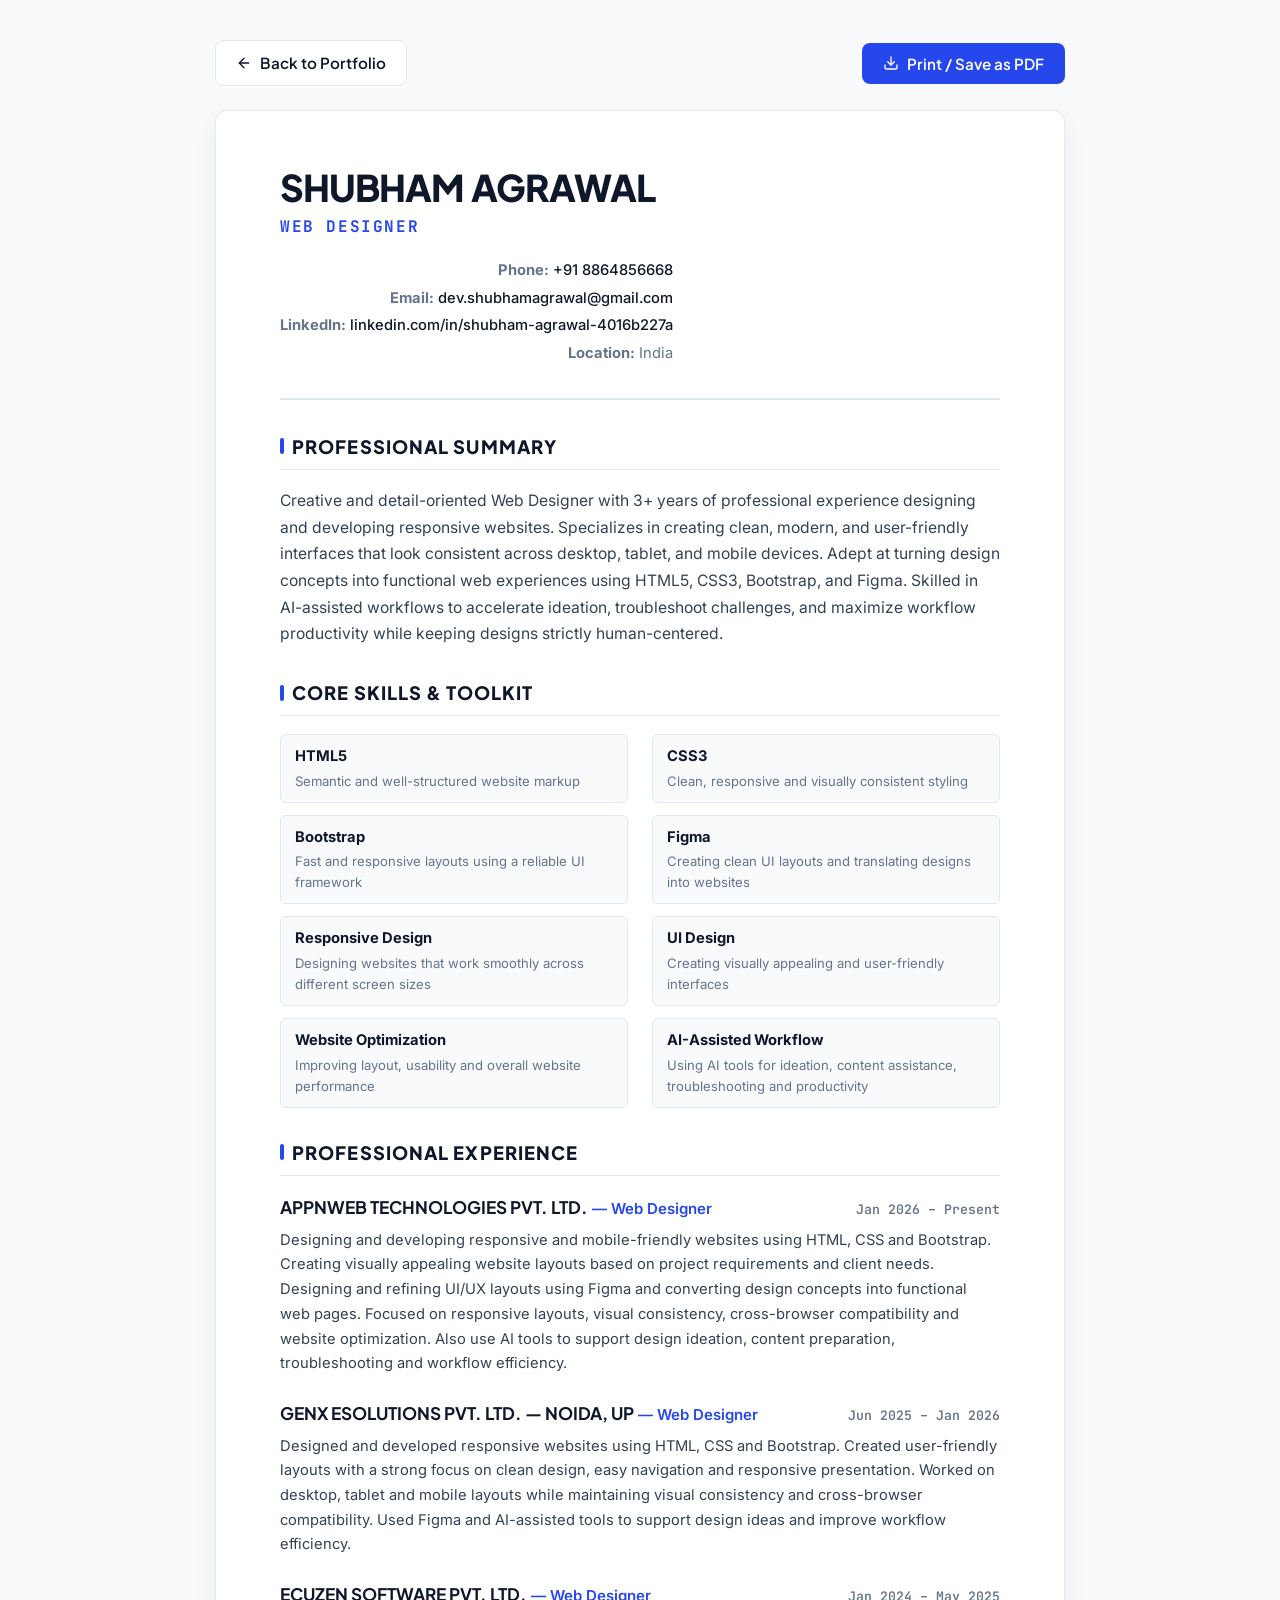
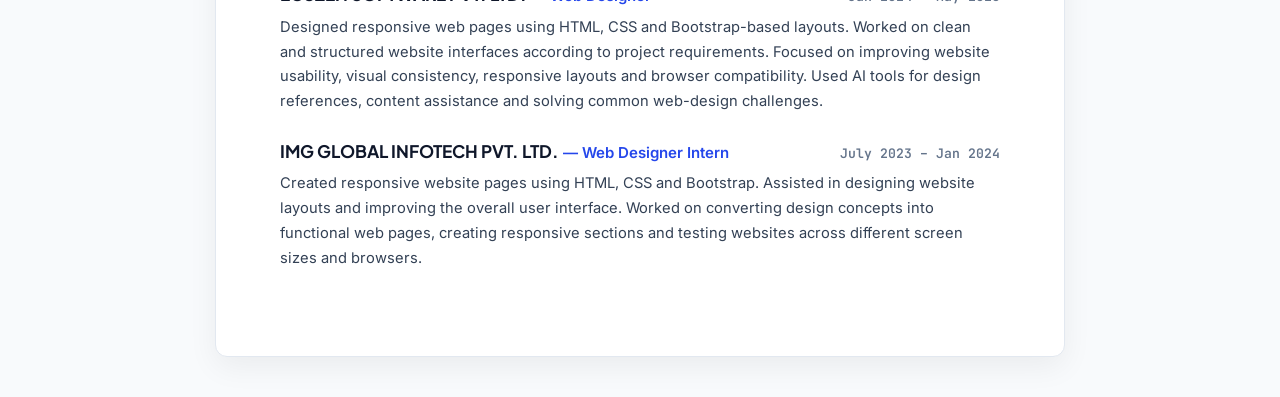
<file: resume.html>
<!DOCTYPE html>
<html lang="en">

<head>
  <meta charset="UTF-8">
  <meta name="viewport" content="width=device-width, initial-scale=1.0, viewport-fit=cover">
  <title>Resume - Shubham Agrawal | Web Designer</title>
  <meta name="description"
    content="Resume of Shubham Agrawal - Professional Web Designer with 3+ years of experience specializing in HTML5, CSS3, Bootstrap and Figma.">
  <link rel="preconnect" href="https://fonts.googleapis.com">
  <link rel="preconnect" href="https://fonts.gstatic.com" crossorigin>
  <link
    href="https://fonts.googleapis.com/css2?family=Inter:wght@300;400;500;600;700&family=Plus+Jakarta+Sans:wght@500;600;700;800&family=JetBrains+Mono:wght@400;500&display=swap"
    rel="stylesheet">
  <style>
    :root {
      --primary: #0F172A;
      --secondary: #334155;
      --muted: #64748B;
      --accent: #2547EB;
      --bg: #F8FAFC;
      --paper: #FFFFFF;
      --border: #E2E8F0;
    }

    * {
      box-sizing: border-box;
      margin: 0;
      padding: 0;
    }

    body {
      font-family: 'Inter', sans-serif;
      background-color: var(--bg);
      color: var(--secondary);
      line-height: 1.6;
      padding: 40px 20px;
      -webkit-font-smoothing: antialiased;
    }

    .resume-toolbar {
      max-width: 850px;
      margin: 0 auto 24px;
      display: flex;
      justify-content: space-between;
      align-items: center;
    }

    .btn {
      display: inline-flex;
      align-items: center;
      gap: 8px;
      padding: 10px 20px;
      font-family: 'Plus Jakarta Sans', sans-serif;
      font-weight: 600;
      font-size: 0.95rem;
      border-radius: 8px;
      text-decoration: none;
      cursor: pointer;
      border: 1px solid transparent;
      transition: all 0.2s ease;
    }

    .btn-back {
      background-color: var(--paper);
      color: var(--primary);
      border-color: var(--border);
    }

    .btn-back:hover {
      background-color: #F1F5F9;
    }

    .btn-print {
      background-color: var(--accent);
      color: #FFFFFF;
    }

    .btn-print:hover {
      background-color: #1D3BBF;
    }

    .resume-paper {
      max-width: 850px;
      margin: 0 auto;
      background-color: var(--paper);
      border: 1px solid var(--border);
      border-radius: 12px;
      box-shadow: 0 10px 30px rgba(0, 0, 0, 0.06);
      padding: 56px 64px;
    }

    /* Header */
    .header {
      border-bottom: 2px solid var(--border);
      padding-bottom: 28px;
      margin-bottom: 32px;
      display: flex;
      justify-content: space-between;
      align-items: flex-start;
      flex-wrap: wrap;
      gap: 20px;
    }

    .name-title h1 {
      font-family: 'Plus Jakarta Sans', sans-serif;
      font-size: 2.3rem;
      font-weight: 800;
      color: var(--primary);
      letter-spacing: -0.025em;
      line-height: 1.1;
      margin-bottom: 6px;
    }

    .name-title h2 {
      font-family: 'JetBrains Mono', monospace;
      font-size: 1rem;
      font-weight: 700;
      color: var(--accent);
      text-transform: uppercase;
      letter-spacing: 0.1em;
    }

    .contact-info {
      text-align: right;
      font-size: 0.92rem;
    }

    .contact-info p {
      margin-bottom: 4px;
      color: var(--muted);
    }

    .contact-info a {
      color: var(--primary);
      text-decoration: none;
      font-weight: 500;
    }

    .contact-info a:hover {
      color: var(--accent);
    }

    /* Section Styles */
    .section {
      margin-bottom: 30px;
    }

    .section-title {
      font-family: 'Plus Jakarta Sans', sans-serif;
      font-size: 1.15rem;
      font-weight: 800;
      color: var(--primary);
      text-transform: uppercase;
      letter-spacing: 0.06em;
      border-bottom: 1.5px solid var(--border);
      padding-bottom: 8px;
      margin-bottom: 18px;
      display: flex;
      align-items: center;
      gap: 8px;
    }

    .section-title::before {
      content: '';
      display: block;
      width: 4px;
      height: 16px;
      background-color: var(--accent);
      border-radius: 2px;
    }

    .summary-text {
      font-size: 0.98rem;
      line-height: 1.7;
      color: var(--secondary);
    }

    /* Skills Grid */
    .skills-grid {
      display: grid;
      grid-template-columns: repeat(2, 1fr);
      gap: 12px 24px;
    }

    .skill-item {
      display: flex;
      flex-direction: column;
      background: #F8FAFC;
      border: 1px solid var(--border);
      padding: 10px 14px;
      border-radius: 6px;
    }

    .skill-title {
      font-weight: 700;
      color: var(--primary);
      font-size: 0.92rem;
      margin-bottom: 2px;
    }

    .skill-desc {
      font-size: 0.82rem;
      color: var(--muted);
    }

    /* Experience Items */
    .exp-item {
      margin-bottom: 24px;
    }

    .exp-item:last-child {
      margin-bottom: 0;
    }

    .exp-header {
      display: flex;
      justify-content: space-between;
      align-items: baseline;
      margin-bottom: 4px;
      flex-wrap: wrap;
      gap: 6px;
    }

    .exp-company {
      font-family: 'Plus Jakarta Sans', sans-serif;
      font-size: 1.08rem;
      font-weight: 700;
      color: var(--primary);
    }

    .exp-role {
      font-weight: 600;
      color: var(--accent);
      font-size: 0.94rem;
    }

    .exp-date {
      font-family: 'JetBrains Mono', monospace;
      font-size: 0.82rem;
      color: var(--muted);
      font-weight: 600;
    }

    .exp-desc {
      font-size: 0.92rem;
      line-height: 1.68;
      color: var(--secondary);
      margin-top: 6px;
    }

    /* Education */
    .edu-item {
      display: flex;
      justify-content: space-between;
      align-items: baseline;
      padding: 10px 0;
      border-bottom: 1px dashed var(--border);
    }

    .edu-item:last-child {
      border-bottom: none;
    }

    .edu-degree {
      font-weight: 700;
      color: var(--primary);
      font-size: 0.98rem;
    }

    .edu-univ {
      font-size: 0.88rem;
      color: var(--muted);
    }

    .edu-year {
      font-family: 'JetBrains Mono', monospace;
      font-size: 0.85rem;
      font-weight: 600;
      color: var(--accent);
    }

    /* Print Styles */
    @media print {
      body {
        background-color: #FFFFFF;
        padding: 0;
      }

      .resume-toolbar {
        display: none !important;
      }

      .resume-paper {
        border: none;
        box-shadow: none;
        padding: 0;
        max-width: 100%;
      }

      .section {
        page-break-inside: avoid;
      }
    }

    @media (max-width: 640px) {
      body {
        padding: 20px 12px;
      }

      .resume-paper {
        padding: 28px 18px;
        border-radius: 8px;
      }

      .header {
        flex-direction: column;
        align-items: flex-start;
        gap: 16px;
      }

      .name-title h1 {
        font-size: 1.85rem;
      }

      .contact-info {
        text-align: left;
        font-size: 0.88rem;
        word-break: break-word;
      }

      .skills-grid {
        grid-template-columns: 1fr;
      }

      .exp-header {
        flex-direction: column;
        gap: 4px;
      }

      .edu-item {
        flex-direction: column;
        gap: 4px;
      }
    }

    @media (max-width: 480px) {
      .resume-toolbar {
        flex-direction: column;
        gap: 10px;
        align-items: stretch;
      }

      .resume-toolbar .btn {
        justify-content: center;
        width: 100%;
      }
    }
  </style>
</head>

<body>

  <!-- Top Action Toolbar -->
  <div class="resume-toolbar">
    <a href="index.html" class="btn btn-back">
      <svg width="16" height="16" viewBox="0 0 24 24" fill="none" stroke="currentColor" stroke-width="2"
        stroke-linecap="round" stroke-linejoin="round">
        <line x1="19" y1="12" x2="5" y2="12"></line>
        <polyline points="12 19 5 12 12 5"></polyline>
      </svg>
      Back to Portfolio
    </a>
    <button onclick="window.print()" class="btn btn-print">
      <svg width="16" height="16" viewBox="0 0 24 24" fill="none" stroke="currentColor" stroke-width="2"
        stroke-linecap="round" stroke-linejoin="round">
        <path d="M21 15v4a2 2 0 0 1-2 2H5a2 2 0 0 1-2-2v-4"></path>
        <polyline points="7 10 12 15 17 10"></polyline>
        <line x1="12" y1="15" x2="12" y2="3"></line>
      </svg>
      Print / Save as PDF
    </button>
  </div>

  <!-- Printable Resume Document -->
  <main class="resume-paper" id="resumePaper">
    <header class="header">
      <div class="name-title">
        <h1>SHUBHAM AGRAWAL</h1>
        <h2>WEB DESIGNER</h2>
      </div>
      <div class="contact-info">
        <p><strong>Phone:</strong> <a href="tel:+918864856668">+91 8864856668</a></p>
        <p><strong>Email:</strong> <a href="mailto:dev.shubhamagrawal@gmail.com">dev.shubhamagrawal@gmail.com</a></p>
        <p><strong>LinkedIn:</strong> <a href="https://www.linkedin.com/in/shubham-agrawal-4016b227a" target="_blank" rel="noopener noreferrer">linkedin.com/in/shubham-agrawal-4016b227a</a></p>
        <p><strong>Location:</strong> India</p>
      </div>
    </header>

    <!-- Professional Summary -->
    <section class="section">
      <h3 class="section-title">Professional Summary</h3>
      <p class="summary-text">
        Creative and detail-oriented Web Designer with 3+ years of professional experience designing and developing
        responsive websites. Specializes in creating clean, modern, and user-friendly interfaces that look consistent
        across desktop, tablet, and mobile devices. Adept at turning design concepts into functional web experiences
        using HTML5, CSS3, Bootstrap, and Figma. Skilled in AI-assisted workflows to accelerate ideation, troubleshoot
        challenges, and maximize workflow productivity while keeping designs strictly human-centered.
      </p>
    </section>

    <!-- Key Skills & Toolkit -->
    <section class="section">
      <h3 class="section-title">Core Skills & Toolkit</h3>
      <div class="skills-grid">
        <div class="skill-item">
          <span class="skill-title">HTML5</span>
          <span class="skill-desc">Semantic and well-structured website markup</span>
        </div>
        <div class="skill-item">
          <span class="skill-title">CSS3</span>
          <span class="skill-desc">Clean, responsive and visually consistent styling</span>
        </div>
        <div class="skill-item">
          <span class="skill-title">Bootstrap</span>
          <span class="skill-desc">Fast and responsive layouts using a reliable UI framework</span>
        </div>
        <div class="skill-item">
          <span class="skill-title">Figma</span>
          <span class="skill-desc">Creating clean UI layouts and translating designs into websites</span>
        </div>
        <div class="skill-item">
          <span class="skill-title">Responsive Design</span>
          <span class="skill-desc">Designing websites that work smoothly across different screen sizes</span>
        </div>
        <div class="skill-item">
          <span class="skill-title">UI Design</span>
          <span class="skill-desc">Creating visually appealing and user-friendly interfaces</span>
        </div>
        <div class="skill-item">
          <span class="skill-title">Website Optimization</span>
          <span class="skill-desc">Improving layout, usability and overall website performance</span>
        </div>
        <div class="skill-item">
          <span class="skill-title">AI-Assisted Workflow</span>
          <span class="skill-desc">Using AI tools for ideation, content assistance, troubleshooting and
            productivity</span>
        </div>
      </div>
    </section>

    <!-- Work Experience -->
    <section class="section">
      <h3 class="section-title">Professional Experience</h3>

      <div class="exp-item">
        <div class="exp-header">
          <div>
            <span class="exp-company">APPNWEB TECHNOLOGIES PVT. LTD.</span>
            <span class="exp-role"> — Web Designer</span>
          </div>
          <span class="exp-date">Jan 2026 – Present</span>
        </div>
        <p class="exp-desc">
          Designing and developing responsive and mobile-friendly websites using HTML, CSS and Bootstrap. Creating
          visually appealing website layouts based on project requirements and client needs. Designing and refining
          UI/UX layouts using Figma and converting design concepts into functional web pages. Focused on responsive
          layouts, visual consistency, cross-browser compatibility and website optimization. Also use AI tools to
          support design ideation, content preparation, troubleshooting and workflow efficiency.
        </p>
      </div>

      <div class="exp-item">
        <div class="exp-header">
          <div>
            <span class="exp-company">GENX ESOLUTIONS PVT. LTD. — NOIDA, UP</span>
            <span class="exp-role"> — Web Designer</span>
          </div>
          <span class="exp-date">Jun 2025 – Jan 2026</span>
        </div>
        <p class="exp-desc">
          Designed and developed responsive websites using HTML, CSS and Bootstrap. Created user-friendly layouts with a
          strong focus on clean design, easy navigation and responsive presentation. Worked on desktop, tablet and
          mobile layouts while maintaining visual consistency and cross-browser compatibility. Used Figma and
          AI-assisted tools to support design ideas and improve workflow efficiency.
        </p>
      </div>

      <div class="exp-item">
        <div class="exp-header">
          <div>
            <span class="exp-company">ECUZEN SOFTWARE PVT. LTD.</span>
            <span class="exp-role"> — Web Designer</span>
          </div>
          <span class="exp-date">Jan 2024 – May 2025</span>
        </div>
        <p class="exp-desc">
          Designed responsive web pages using HTML, CSS and Bootstrap-based layouts. Worked on clean and structured
          website interfaces according to project requirements. Focused on improving website usability, visual
          consistency, responsive layouts and browser compatibility. Used AI tools for design references, content
          assistance and solving common web-design challenges.
        </p>
      </div>

      <div class="exp-item">
        <div class="exp-header">
          <div>
            <span class="exp-company">IMG GLOBAL INFOTECH PVT. LTD.</span>
            <span class="exp-role"> — Web Designer Intern</span>
          </div>
          <span class="exp-date">July 2023 – Jan 2024</span>
        </div>
        <p class="exp-desc">
          Created responsive website pages using HTML, CSS and Bootstrap. Assisted in designing website layouts and
          improving the overall user interface. Worked on converting design concepts into functional web pages, creating
          responsive sections and testing websites across different screen sizes and browsers.
        </p>
      </div>
    </section>
  </main>

</body>

</html>
</file>
<file: assets/css/style.css>
/* ==========================================================================
   SHUBHAM AGRAWAL - WEB DESIGNER PORTFOLIO
   Design System & Main Stylesheet
   Pure Vanilla CSS - Modern, Minimal, Creative, Premium
   ========================================================================== */

/* Google Fonts Import: Expressive Editorial Sans & Serif Pairing */
@import url('https://fonts.googleapis.com/css2?family=Instrument+Serif:ital@0;1&family=Inter:wght@300;400;500;600;700&family=Plus+Jakarta+Sans:wght@400;500;600;700;800&family=JetBrains+Mono:wght@400;500;600&display=swap');

/* --- CSS Variables & Design Tokens --- */
:root {
  /* Color Palette - Premium Light Theme */
  --bg-primary: #FAFAFC;
  --bg-secondary: #F3F4F8;
  --bg-card: #FFFFFF;
  --bg-card-subtle: #F8F9FD;
  --bg-overlay: rgba(15, 23, 42, 0.6);

  /* Primary Accent: Electric Royal Indigo */
  --accent: #2547EB;
  --accent-hover: #1A39D4;
  --accent-light: #EEF2FF;
  --accent-soft: rgba(37, 71, 235, 0.08);
  --accent-border: rgba(37, 71, 235, 0.2);

  /* Neutrals & Text */
  --text-primary: #0F172A;
  --text-secondary: #475569;
  --text-muted: #64748B;
  --text-light: #94A3B8;
  --text-white: #FFFFFF;

  /* Borders & Dividers */
  --border-subtle: #E2E8F0;
  --border-light: #ECEFF3;
  --border-focus: #2547EB;

  /* Shadows - Sophisticated Diffuse Elevation */
  --shadow-sm: 0 1px 3px rgba(15, 23, 42, 0.04), 0 1px 2px rgba(15, 23, 42, 0.02);
  --shadow-md: 0 4px 16px -2px rgba(15, 23, 42, 0.06), 0 2px 6px -2px rgba(15, 23, 42, 0.03);
  --shadow-lg: 0 12px 32px -4px rgba(15, 23, 42, 0.08), 0 4px 12px -2px rgba(15, 23, 42, 0.04);
  --shadow-xl: 0 24px 48px -8px rgba(15, 23, 42, 0.12), 0 8px 16px -4px rgba(15, 23, 42, 0.04);
  --shadow-accent: 0 8px 24px -4px rgba(37, 71, 235, 0.25);

  /* Typography */
  --font-display: 'Plus Jakarta Sans', -apple-system, BlinkMacSystemFont, sans-serif;
  --font-body: 'Inter', -apple-system, BlinkMacSystemFont, sans-serif;
  --font-serif: 'Instrument Serif', Georgia, serif;
  --font-mono: 'JetBrains Mono', monospace;

  /* Layout & Spacing */
  --container-max-width: 1240px;
  --section-spacing-y: 100px;
  --nav-height: 80px;

  /* Border Radii */
  --radius-xs: 4px;
  --radius-sm: 8px;
  --radius-md: 12px;
  --radius-lg: 18px;
  --radius-xl: 24px;
  --radius-pill: 9999px;

  /* Transitions */
  --transition-fast: 0.18s cubic-bezier(0.16, 1, 0.3, 1);
  --transition-base: 0.28s cubic-bezier(0.16, 1, 0.3, 1);
  --transition-smooth: 0.45s cubic-bezier(0.16, 1, 0.3, 1);
}

/* --- Base & Reset Styles --- */
*, *::before, *::after {
  box-sizing: border-box;
  margin: 0;
  padding: 0;
}

html {
  scroll-behavior: smooth;
  scroll-padding-top: var(--nav-height);
  font-size: 16px;
  -webkit-text-size-adjust: 100%;
  overflow-x: hidden;
  max-width: 100vw;
}

body {
  font-family: var(--font-body);
  background-color: var(--bg-primary);
  background-image: radial-gradient(rgba(15, 23, 42, 0.07) 1px, transparent 1px);
  background-size: 28px 28px;
  background-position: center top;
  color: var(--text-primary);
  line-height: 1.65;
  letter-spacing: -0.01em;
  overflow-x: hidden;
  max-width: 100vw;
  width: 100%;
  -webkit-font-smoothing: antialiased;
  -moz-osx-font-smoothing: grayscale;
}

/* Page Scroll Lock when Offcanvas is Open */
html.menu-open,
body.menu-open {
  overflow: hidden !important;
  height: 100% !important;
  max-height: 100% !important;
  touch-action: none !important;
  -webkit-overflow-scrolling: auto !important;
}

body.menu-open {
  position: fixed !important;
  width: 100% !important;
}

body.menu-open .site-header {
  backdrop-filter: none !important;
  -webkit-backdrop-filter: none !important;
  z-index: 99999 !important;
}

/* Editorial Serif Accent */
.editorial-italic {
  font-family: var(--font-serif);
  font-style: italic;
  font-weight: 400;
  font-size: 1.16em;
  letter-spacing: -0.01em;
  color: var(--accent);
  display: inline-block;
}

/* Selection Color */
::selection {
  background-color: var(--accent-light);
  color: var(--accent);
}

/* Headings */
h1, h2, h3, h4, h5, h6 {
  font-family: var(--font-display);
  color: var(--text-primary);
  font-weight: 700;
  line-height: 1.2;
  letter-spacing: -0.025em;
}

p {
  color: var(--text-secondary);
  font-size: 1.05rem;
}

a {
  color: inherit;
  text-decoration: none;
  transition: color var(--transition-fast);
}

img, svg {
  display: block;
  max-width: 100%;
  height: auto;
}

button, input, textarea, select {
  font-family: inherit;
  font-size: inherit;
}

ul, ol {
  list-style: none;
}

/* --- Global Utilities --- */
.container {
  width: 100%;
  max-width: var(--container-max-width);
  margin-left: auto;
  margin-right: auto;
  padding-left: 28px;
  padding-right: 28px;
}

.section-wrapper {
  padding-top: var(--section-spacing-y);
  padding-bottom: var(--section-spacing-y);
  position: relative;
  overflow-x: clip;
}

.section-wrapper.bg-alt {
  background-color: var(--bg-secondary);
  border-top: 1px solid var(--border-subtle);
  border-bottom: 1px solid var(--border-subtle);
}

/* Section Headers */
.section-header {
  text-align: center;
  max-width: 760px;
  margin: 0 auto 60px;
}

.section-header.text-left {
  text-align: left;
  margin-left: 0;
}

.badge-tag {
  display: inline-flex;
  align-items: center;
  gap: 8px;
  background-color: var(--accent-light);
  color: var(--accent);
  font-family: var(--font-mono);
  font-size: 0.8rem;
  font-weight: 600;
  text-transform: uppercase;
  letter-spacing: 0.08em;
  padding: 6px 14px;
  border-radius: var(--radius-pill);
  border: 1px solid var(--accent-border);
  margin-bottom: 16px;
}

.badge-tag .badge-dot {
  width: 6px;
  height: 6px;
  background-color: var(--accent);
  border-radius: 50%;
}

.section-title {
  font-size: 2.6rem;
  font-weight: 800;
  margin-bottom: 18px;
}

.section-subtitle {
  font-size: 1.15rem;
  color: var(--text-secondary);
  line-height: 1.6;
}

/* Buttons & CTAs */
.btn {
  display: inline-flex;
  align-items: center;
  justify-content: center;
  gap: 10px;
  font-family: var(--font-display);
  font-weight: 600;
  font-size: 0.98rem;
  padding: 13px 26px;
  border-radius: var(--radius-sm);
  cursor: pointer;
  transition: all var(--transition-base);
  border: 1px solid transparent;
  white-space: nowrap;
  user-select: none;
}

.btn-primary {
  background-color: var(--accent);
  color: var(--text-white);
  box-shadow: var(--shadow-accent);
}

.btn-primary:hover {
  background-color: var(--accent-hover);
  transform: translateY(-2px);
  box-shadow: 0 10px 28px -2px rgba(37, 71, 235, 0.35);
  color: var(--text-white);
}

.btn-secondary {
  background-color: var(--bg-card);
  color: var(--text-primary);
  border-color: var(--border-subtle);
  box-shadow: var(--shadow-sm);
}

.btn-secondary:hover {
  border-color: var(--text-primary);
  background-color: #FAFAFA;
  transform: translateY(-2px);
  box-shadow: var(--shadow-md);
}

.btn-outline {
  background-color: transparent;
  color: var(--text-primary);
  border: 1px solid var(--border-subtle);
}

.btn-outline:hover {
  background-color: var(--accent-light);
  border-color: var(--accent-border);
  color: var(--accent);
}

.btn-sm {
  padding: 8px 16px;
  font-size: 0.88rem;
}

.btn-lg {
  padding: 16px 32px;
  font-size: 1.05rem;
  border-radius: var(--radius-md);
}

.btn-icon {
  width: 18px;
  height: 18px;
  transition: transform var(--transition-fast);
}

.btn:hover .btn-icon {
  transform: translateX(3px);
}

.btn-linkedin {
  display: inline-flex;
  align-items: center;
  gap: 8px;
  color: #0A66C2;
  border-color: rgba(10, 102, 194, 0.35);
  background: transparent;
}

.btn-linkedin svg {
  color: #0A66C2;
  fill: currentColor;
  transition: all var(--transition-fast);
}

.btn-linkedin:hover {
  background-color: #0A66C2;
  border-color: #0A66C2;
  color: #FFFFFF;
}

.btn-linkedin:hover svg {
  color: #FFFFFF;
  fill: #FFFFFF;
}

/* ==========================================================================
   NAVIGATION BAR
   ========================================================================== */
.site-header {
  position: sticky;
  top: 0;
  left: 0;
  right: 0;
  height: var(--nav-height);
  background-color: rgba(250, 250, 252, 0.88);
  backdrop-filter: blur(14px);
  -webkit-backdrop-filter: blur(14px);
  border-bottom: 1px solid var(--border-light);
  z-index: 1000;
  transition: background-color var(--transition-base), box-shadow var(--transition-base);
}

.site-header.scrolled {
  box-shadow: 0 4px 20px rgba(15, 23, 42, 0.05);
  background-color: rgba(255, 255, 255, 0.95);
}

.nav-container {
  display: flex;
  align-items: center;
  justify-content: space-between;
  height: 100%;
}

/* Brand Logo */
.brand-logo {
  display: flex;
  align-items: center;
  gap: 12px;
  text-decoration: none;
}

.brand-symbol {
  width: 42px;
  height: 42px;
  background-color: var(--text-primary);
  color: var(--text-white);
  border-radius: var(--radius-sm);
  display: flex;
  align-items: center;
  justify-content: center;
  font-family: var(--font-display);
  font-weight: 800;
  font-size: 1.15rem;
  letter-spacing: -0.05em;
  transition: background-color var(--transition-fast), transform var(--transition-fast);
}

.brand-logo:hover .brand-symbol {
  background-color: var(--accent);
  transform: scale(1.04);
}

.brand-text {
  display: flex;
  flex-direction: column;
}

.brand-name {
  font-family: var(--font-display);
  font-weight: 800;
  font-size: 1.05rem;
  letter-spacing: -0.02em;
  color: var(--text-primary);
}

.brand-role {
  font-size: 0.72rem;
  text-transform: uppercase;
  letter-spacing: 0.08em;
  color: var(--accent);
  font-weight: 700;
}

/* Nav Links & Actions Wrapper */
.nav-links-wrapper {
  display: flex;
  align-items: center;
  gap: 32px;
}

/* Nav Links */
.nav-links {
  display: flex;
  align-items: center;
  gap: 22px;
}

.nav-link {
  font-family: var(--font-display);
  font-size: 0.94rem;
  font-weight: 500;
  color: var(--text-secondary);
  position: relative;
  padding: 8px 0;
  transition: color var(--transition-fast);
  white-space: nowrap;
}

.nav-link:hover,
.nav-link.active {
  color: var(--accent);
}

.nav-link::after {
  content: '';
  position: absolute;
  bottom: 0;
  left: 0;
  width: 0;
  height: 2px;
  background-color: var(--accent);
  border-radius: 2px;
  transition: width var(--transition-base);
}

.nav-link:hover::after,
.nav-link.active::after {
  width: 100%;
}

/* Nav Actions */
.nav-actions {
  display: flex;
  align-items: center;
  gap: 12px;
  flex-shrink: 0;
}

.brand-symbol-sm {
  width: 34px;
  height: 34px;
  font-size: 0.95rem;
}

.drawer-header {
  display: none;
}

/* Mobile Toggle */
.mobile-toggle {
  display: none;
  background: var(--bg-card);
  border: 1px solid var(--border-subtle);
  cursor: pointer;
  width: 44px;
  height: 44px;
  padding: 0;
  color: var(--text-primary);
  border-radius: var(--radius-sm);
  flex-direction: column;
  align-items: center;
  justify-content: center;
  gap: 5px;
  box-shadow: var(--shadow-sm);
  transition: all var(--transition-fast);
}

.mobile-toggle:hover {
  background-color: var(--bg-secondary);
  border-color: var(--accent);
}

.hamburger-line {
  display: block;
  width: 22px;
  height: 2px;
  background-color: var(--text-primary);
  border-radius: 2px;
  margin: 0;
  transition: transform var(--transition-fast), opacity var(--transition-fast);
}

/* ==========================================================================
   HERO SECTION
   ========================================================================== */
.hero-section {
  padding-top: 50px;
  padding-bottom: 90px;
  position: relative;
  overflow: hidden;
}

.hero-grid {
  display: grid;
  grid-template-columns: 1.15fr 0.85fr;
  gap: 50px;
  align-items: center;
}

/* Hero Content */
.hero-content {
  max-width: 640px;
}

.hero-availability {
  display: inline-flex;
  align-items: center;
  gap: 10px;
  padding: 7px 16px;
  background-color: #FFFFFF;
  border: 1px solid var(--border-subtle);
  border-radius: var(--radius-pill);
  font-size: 0.85rem;
  font-weight: 600;
  color: var(--text-primary);
  box-shadow: var(--shadow-sm);
  margin-bottom: 24px;
}

.pulse-indicator {
  position: relative;
  width: 9px;
  height: 9px;
}

.pulse-indicator .dot {
  width: 9px;
  height: 9px;
  background-color: #10B981;
  border-radius: 50%;
  position: absolute;
  top: 0;
  left: 0;
}

.pulse-indicator .pulse {
  width: 9px;
  height: 9px;
  background-color: #10B981;
  border-radius: 50%;
  position: absolute;
  top: 0;
  left: 0;
  animation: pulse-ring 2s cubic-bezier(0.215, 0.61, 0.355, 1) infinite;
}

@keyframes pulse-ring {
  0% {
    transform: scale(0.95);
    opacity: 0.8;
  }
  50% {
    transform: scale(2.2);
    opacity: 0;
  }
  100% {
    transform: scale(0.95);
    opacity: 0;
  }
}

.hero-role-label {
  font-family: var(--font-mono);
  font-size: 0.88rem;
  font-weight: 700;
  color: var(--accent);
  letter-spacing: 0.12em;
  text-transform: uppercase;
  margin-bottom: 12px;
}

.hero-title {
  font-size: 3.4rem;
  font-weight: 800;
  line-height: 1.12;
  letter-spacing: -0.035em;
  color: var(--text-primary);
  margin-bottom: 24px;
}

.hero-title .text-highlight {
  color: var(--accent);
  position: relative;
  display: inline-block;
}

.hero-description {
  font-size: 1.18rem;
  color: var(--text-secondary);
  line-height: 1.68;
  margin-bottom: 36px;
}

.hero-cta-group {
  display: flex;
  align-items: center;
  flex-wrap: wrap;
  gap: 16px;
  margin-bottom: 40px;
}

/* Hero Trust Bar */
.hero-trust-bar {
  display: flex;
  align-items: center;
  flex-wrap: wrap;
  gap: 20px;
  padding-top: 24px;
  border-top: 1px solid var(--border-light);
}

.trust-item {
  display: flex;
  align-items: center;
  gap: 8px;
  font-size: 0.88rem;
  color: var(--text-secondary);
  font-weight: 500;
}

.trust-icon {
  color: var(--accent);
  font-size: 1rem;
}

/* ==========================================================================
   HERO VISUAL SHOWCASE - INTERACTIVE FIGMA STUDIO WORKBENCH
   ========================================================================== */
.hero-visual-wrapper {
  position: relative;
  width: 100%;
  display: flex;
  justify-content: center;
}

.designer-canvas-stage {
  position: relative;
  width: 100%;
  max-width: 540px;
  background: var(--bg-card);
  border: 1px solid var(--border-subtle);
  border-radius: var(--radius-xl);
  box-shadow: var(--shadow-xl);
  padding: 20px;
  overflow: visible;
  transition: all var(--transition-base);
}

/* Figma Studio Toolbar Header */
.canvas-header {
  display: flex;
  align-items: center;
  justify-content: space-between;
  padding-bottom: 14px;
  margin-bottom: 14px;
  border-bottom: 1px solid var(--border-light);
  flex-wrap: wrap;
  gap: 8px;
}

.window-dots {
  display: flex;
  gap: 7px;
  align-items: center;
}

.window-dot {
  width: 11px;
  height: 11px;
  border-radius: 50%;
}
.window-dot.red { background-color: #EF4444; }
.window-dot.yellow { background-color: #F59E0B; }
.window-dot.green { background-color: #10B981; }

.canvas-file-badge {
  display: inline-flex;
  align-items: center;
  gap: 6px;
  font-family: var(--font-mono);
  font-size: 0.74rem;
  font-weight: 600;
  color: var(--text-secondary);
  background: var(--bg-secondary);
  padding: 4px 10px;
  border-radius: var(--radius-sm);
}

/* Interactive Device Viewport Switcher */
.canvas-device-controls {
  display: flex;
  align-items: center;
  gap: 4px;
  background: var(--bg-secondary);
  padding: 3px;
  border-radius: var(--radius-sm);
}

.canvas-device-btn {
  background: transparent;
  border: none;
  font-family: var(--font-mono);
  font-size: 0.72rem;
  font-weight: 600;
  padding: 4px 8px;
  border-radius: 4px;
  color: var(--text-muted);
  cursor: pointer;
  transition: all var(--transition-fast);
}

.canvas-device-btn:hover {
  color: var(--text-primary);
}

.canvas-device-btn.active {
  background: #FFFFFF;
  color: var(--accent);
  box-shadow: 0 1px 3px rgba(0, 0, 0, 0.08);
}

.canvas-grid-toggle {
  background: transparent;
  border: 1px solid var(--border-subtle);
  font-family: var(--font-mono);
  font-size: 0.7rem;
  font-weight: 600;
  color: var(--text-secondary);
  padding: 4px 9px;
  border-radius: var(--radius-sm);
  cursor: pointer;
  transition: all var(--transition-fast);
}

.canvas-grid-toggle.active {
  background: #FEE2E2;
  border-color: #F87171;
  color: #DC2626;
}

/* Figma Artboard Container */
.artboard-viewport {
  position: relative;
  background: #FAFAFC;
  border: 1px solid var(--border-subtle);
  border-radius: var(--radius-md);
  overflow: hidden;
  box-shadow: 0 4px 20px rgba(0, 0, 0, 0.04);
  transition: max-width 0.4s cubic-bezier(0.16, 1, 0.3, 1), margin 0.4s ease;
  margin: 0 auto;
  width: 100%;
}

.artboard-viewport.mode-tablet {
  max-width: 400px;
}

.artboard-viewport.mode-mobile {
  max-width: 280px;
}

/* 12-Column Layout Grid Overlay */
.figma-grid-overlay {
  display: none;
  position: absolute;
  top: 0;
  left: 0;
  right: 0;
  bottom: 0;
  grid-template-columns: repeat(12, 1fr);
  gap: 8px;
  padding: 0 16px;
  pointer-events: none;
  z-index: 20;
}

.figma-grid-overlay.active {
  display: grid;
}

.grid-col-stripe {
  background: rgba(239, 68, 68, 0.08);
  border-left: 1px dashed rgba(239, 68, 68, 0.25);
  border-right: 1px dashed rgba(239, 68, 68, 0.25);
  height: 100%;
}

/* Realistic Mockup UI Inside Artboard */
.artboard-browser-bar {
  background: #FFFFFF;
  padding: 8px 14px;
  border-bottom: 1px solid var(--border-light);
  display: flex;
  align-items: center;
  justify-content: space-between;
  gap: 10px;
}

.artboard-url-pill {
  background: var(--bg-secondary);
  border-radius: var(--radius-pill);
  padding: 3px 12px;
  font-size: 0.72rem;
  font-family: var(--font-mono);
  color: var(--text-secondary);
  display: flex;
  align-items: center;
  gap: 6px;
  flex-grow: 1;
}

.artboard-content {
  padding: 24px 20px;
  display: flex;
  flex-direction: column;
  gap: 16px;
  background: #FFFFFF;
}

/* Selection Frame in Figma (blue bounding box) */
.figma-selection-box {
  border: 1.5px solid #2547EB;
  border-radius: 8px;
  padding: 16px;
  position: relative;
  background: rgba(37, 71, 235, 0.015);
}

.figma-selection-handle {
  position: absolute;
  width: 7px;
  height: 7px;
  background: #FFFFFF;
  border: 1.5px solid #2547EB;
}
.handle-tl { top: -4px; left: -4px; }
.handle-tr { top: -4px; right: -4px; }
.handle-bl { bottom: -4px; left: -4px; }
.handle-br { bottom: -4px; right: -4px; }

.figma-frame-tag {
  position: absolute;
  top: -10px;
  left: 12px;
  background: #2547EB;
  color: #FFFFFF;
  font-family: var(--font-mono);
  font-size: 0.65rem;
  font-weight: 700;
  padding: 2px 7px;
  border-radius: 3px;
  letter-spacing: 0.02em;
}

.artboard-site-nav {
  display: flex;
  align-items: center;
  justify-content: space-between;
  margin-bottom: 14px;
}

.artboard-brand-name {
  font-family: var(--font-display);
  font-weight: 800;
  font-size: 0.85rem;
  color: var(--text-primary);
  display: flex;
  align-items: center;
  gap: 6px;
}

.artboard-nav-links {
  display: flex;
  gap: 10px;
  font-size: 0.72rem;
  color: var(--text-muted);
  font-weight: 600;
}

.artboard-hero-title {
  font-family: var(--font-display);
  font-size: 1.15rem;
  font-weight: 800;
  color: var(--text-primary);
  line-height: 1.25;
  margin-bottom: 8px;
}

.artboard-hero-p {
  font-size: 0.75rem;
  color: var(--text-secondary);
  line-height: 1.5;
  margin-bottom: 12px;
}

.artboard-cta-row {
  display: flex;
  align-items: center;
  gap: 8px;
}

.artboard-btn-primary {
  background: var(--accent);
  color: #FFFFFF;
  font-size: 0.72rem;
  font-weight: 700;
  padding: 6px 14px;
  border-radius: 6px;
  display: inline-block;
}

.artboard-btn-secondary {
  background: #F1F5F9;
  color: var(--text-primary);
  font-size: 0.72rem;
  font-weight: 600;
  padding: 6px 12px;
  border-radius: 6px;
  display: inline-block;
}

/* Card metrics row inside artboard */
.artboard-features-row {
  display: grid;
  grid-template-columns: repeat(3, 1fr);
  gap: 8px;
  margin-top: 4px;
}

.artboard-feature-mini {
  background: #F8FAFC;
  border: 1px solid var(--border-light);
  border-radius: 6px;
  padding: 8px;
}

.feature-mini-val {
  font-family: var(--font-display);
  font-size: 0.88rem;
  font-weight: 800;
  color: var(--accent);
}

.feature-mini-lbl {
  font-size: 0.65rem;
  color: var(--text-muted);
  font-weight: 500;
}

/* Color Palette Swatches on Canvas */
.canvas-swatches-bar {
  display: flex;
  align-items: center;
  justify-content: space-between;
  padding-top: 14px;
  margin-top: 14px;
  border-top: 1px solid var(--border-light);
}

.swatches-cluster {
  display: flex;
  align-items: center;
  gap: 8px;
}

.swatch-chip {
  display: flex;
  align-items: center;
  gap: 5px;
  background: var(--bg-secondary);
  border: 1px solid var(--border-subtle);
  padding: 3px 8px;
  border-radius: 4px;
  font-family: var(--font-mono);
  font-size: 0.68rem;
  font-weight: 600;
  color: var(--text-secondary);
  cursor: pointer;
  transition: all var(--transition-fast);
}

.swatch-chip:hover {
  background: #FFFFFF;
  border-color: var(--accent);
  color: var(--accent);
  transform: translateY(-1px);
}

.swatch-chip .color-preview-circle {
  width: 10px;
  height: 10px;
  border-radius: 50%;
}

.canvas-specs-pill {
  font-family: var(--font-mono);
  font-size: 0.68rem;
  color: var(--text-muted);
}

/* Floating Badges */
.floating-badge {
  position: absolute;
  background: #FFFFFF;
  border: 1px solid var(--border-subtle);
  border-radius: var(--radius-md);
  padding: 9px 14px;
  box-shadow: var(--shadow-lg);
  display: flex;
  align-items: center;
  gap: 10px;
  z-index: 10;
  animation: float-subtle 4.5s ease-in-out infinite;
}

.floating-badge.badge-top-right {
  top: -16px;
  right: -20px;
  animation-delay: 0s;
}

.floating-badge.badge-bottom-left {
  bottom: -18px;
  left: -20px;
  animation-delay: 2.2s;
}

@keyframes float-subtle {
  0%, 100% { transform: translateY(0px); }
  50% { transform: translateY(-7px); }
}

.badge-icon-box {
  width: 32px;
  height: 32px;
  border-radius: var(--radius-sm);
  display: flex;
  align-items: center;
  justify-content: center;
  font-weight: 700;
  font-size: 0.9rem;
}

.badge-icon-box.figma-brand {
  background: #F24E1E;
  color: #FFFFFF;
}

.badge-icon-box.css-brand {
  background: var(--accent);
  color: #FFFFFF;
}

.badge-info-title {
  font-size: 0.8rem;
  font-weight: 700;
  color: var(--text-primary);
  line-height: 1.2;
}

.badge-info-desc {
  font-size: 0.7rem;
  color: var(--text-muted);
}

/* Figma Review Comment Bubble */
.figma-comment-bubble {
  position: absolute;
  top: 48%;
  right: -24px;
  background: #1E293B;
  color: #FFFFFF;
  padding: 8px 14px;
  border-radius: 8px;
  font-size: 0.74rem;
  box-shadow: var(--shadow-lg);
  display: flex;
  align-items: center;
  gap: 8px;
  z-index: 12;
  animation: float-subtle 5s ease-in-out infinite;
  animation-delay: 1.2s;
}

.comment-avatar {
  width: 18px;
  height: 18px;
  border-radius: 50%;
  background: #38BDF8;
  color: #0F172A;
  font-weight: 800;
  font-size: 0.62rem;
  display: flex;
  align-items: center;
  justify-content: center;
}

/* Figma Cursor Pointer Overlay */
.figma-cursor {
  position: absolute;
  top: 30%;
  left: 20%;
  display: flex;
  align-items: center;
  gap: 6px;
  z-index: 15;
  pointer-events: none;
  animation: cursor-float 6s ease-in-out infinite;
}

@keyframes cursor-float {
  0%, 100% { transform: translate(0, 0); }
  50% { transform: translate(16px, -12px); }
}

.figma-cursor svg {
  width: 20px;
  height: 20px;
  filter: drop-shadow(0 2px 4px rgba(0, 0, 0, 0.2));
}

.figma-cursor-tag {
  background: #F24E1E;
  color: #FFFFFF;
  font-size: 0.68rem;
  font-weight: 700;
  font-family: var(--font-display);
  padding: 2px 7px;
  border-radius: 4px;
  box-shadow: var(--shadow-sm);
}

/* ==========================================================================
   ABOUT SECTION
   ========================================================================== */
.about-grid {
  display: grid;
  grid-template-columns: 1.15fr 0.85fr;
  gap: 60px;
  align-items: center;
}

.about-text {
  font-size: 1.12rem;
  color: var(--text-secondary);
  line-height: 1.8;
  margin-bottom: 24px;
}

.about-highlight-box {
  background: var(--bg-card);
  border: 1px solid var(--border-subtle);
  border-left: 4px solid var(--accent);
  border-radius: 0 var(--radius-md) var(--radius-md) 0;
  padding: 20px 24px;
  margin: 28px 0;
  box-shadow: var(--shadow-sm);
}

.about-highlight-box p {
  font-size: 1rem;
  color: var(--text-primary);
  font-weight: 500;
  line-height: 1.65;
}

/* Statistics Grid */
.stats-grid {
  display: grid;
  grid-template-columns: repeat(2, 1fr);
  gap: 20px;
}

.stat-card {
  background: var(--bg-card);
  border: 1px solid var(--border-subtle);
  border-radius: var(--radius-lg);
  padding: 28px 24px;
  transition: transform var(--transition-base), border-color var(--transition-base), box-shadow var(--transition-base);
  position: relative;
  overflow: hidden;
}

.stat-card::before {
  content: '';
  position: absolute;
  top: 0;
  left: 0;
  width: 100%;
  height: 3px;
  background: linear-gradient(90deg, var(--accent), transparent);
  opacity: 0;
  transition: opacity var(--transition-base);
}

.stat-card:hover {
  transform: translateY(-4px);
  border-color: var(--accent-border);
  box-shadow: var(--shadow-md);
}

.stat-card:hover::before {
  opacity: 1;
}

.stat-number {
  font-family: var(--font-display);
  font-size: 2.8rem;
  font-weight: 800;
  color: var(--accent);
  line-height: 1;
  margin-bottom: 8px;
  letter-spacing: -0.03em;
}

.stat-label {
  font-family: var(--font-display);
  font-weight: 700;
  font-size: 1.02rem;
  color: var(--text-primary);
  margin-bottom: 4px;
}

.stat-sublabel {
  font-size: 0.85rem;
  color: var(--text-muted);
}

/* ==========================================================================
   SKILLS SECTION ("MY TOOLKIT")
   ========================================================================== */
.skills-grid {
  display: grid;
  grid-template-columns: repeat(4, 1fr);
  gap: 24px;
}

.skill-card {
  background: var(--bg-card);
  border: 1px solid var(--border-subtle);
  border-radius: var(--radius-lg);
  padding: 30px 24px;
  transition: all var(--transition-base);
  display: flex;
  flex-direction: column;
  position: relative;
}

.skill-card:hover {
  transform: translateY(-5px);
  border-color: var(--accent-border);
  box-shadow: var(--shadow-lg);
}

.skill-icon-header {
  display: flex;
  align-items: center;
  justify-content: space-between;
  margin-bottom: 20px;
}

.skill-icon-wrapper {
  width: 52px;
  height: 52px;
  border-radius: var(--radius-md);
  background: var(--accent-light);
  display: flex;
  align-items: center;
  justify-content: center;
  color: var(--accent);
  transition: background-color var(--transition-fast), color var(--transition-fast);
}

.skill-card:hover .skill-icon-wrapper {
  background: var(--accent);
  color: var(--text-white);
}

.skill-tag {
  font-family: var(--font-mono);
  font-size: 0.72rem;
  font-weight: 600;
  color: var(--text-muted);
  background: var(--bg-secondary);
  padding: 4px 8px;
  border-radius: var(--radius-xs);
}

.skill-name {
  font-size: 1.25rem;
  font-weight: 700;
  margin-bottom: 10px;
  color: var(--text-primary);
}

.skill-description {
  font-size: 0.95rem;
  color: var(--text-secondary);
  line-height: 1.6;
  flex-grow: 1;
}

/* ==========================================================================
   BENTO GRID LAYOUT FOR SKILLS & WORKFLOW
   ========================================================================== */
.skills-bento-grid {
  display: grid;
  grid-template-columns: repeat(12, 1fr);
  gap: 24px;
}

.bento-card {
  background: var(--bg-card);
  border: 1px solid var(--border-subtle);
  border-radius: var(--radius-xl);
  padding: 32px;
  position: relative;
  overflow: hidden;
  transition: all var(--transition-base);
  display: flex;
  flex-direction: column;
}

.bento-card:hover {
  border-color: var(--accent-border);
  box-shadow: var(--shadow-lg);
  transform: translateY(-4px);
}

.bento-span-12 { grid-column: span 12; }
.bento-span-8 { grid-column: span 8; }
.bento-span-7 { grid-column: span 7; }
.bento-span-6 { grid-column: span 6; }
.bento-span-5 { grid-column: span 5; }
.bento-span-4 { grid-column: span 4; }

.bento-header {
  display: flex;
  align-items: center;
  justify-content: space-between;
  margin-bottom: 16px;
}

.bento-badge {
  font-family: var(--font-mono);
  font-size: 0.72rem;
  font-weight: 600;
  color: var(--accent);
  background: var(--accent-light);
  padding: 4px 10px;
  border-radius: var(--radius-pill);
}

.bento-title {
  font-size: 1.35rem;
  font-weight: 800;
  color: var(--text-primary);
  margin-bottom: 8px;
}

.bento-desc {
  font-size: 0.96rem;
  color: var(--text-secondary);
  line-height: 1.65;
}

/* Real Code Window Preview Inside Bento */
.code-window {
  background: #0B0F19;
  border-radius: var(--radius-md);
  border: 1px solid #1E293B;
  padding: 16px 20px;
  font-family: var(--font-mono);
  font-size: 0.8rem;
  color: #E2E8F0;
  margin-top: 18px;
  line-height: 1.6;
  overflow-x: auto;
}

.code-token-tag { color: #F43F5E; }
.code-token-attr { color: #38BDF8; }
.code-token-val { color: #A7F3D0; }
.code-token-comment { color: #64748B; font-style: italic; }

/* Design Tokens Palette Bar in Bento Card */
.design-token-chips {
  display: flex;
  flex-wrap: wrap;
  gap: 10px;
  margin-top: 18px;
}

.token-chip {
  display: flex;
  align-items: center;
  gap: 8px;
  padding: 7px 14px;
  background: var(--bg-secondary);
  border: 1px solid var(--border-subtle);
  border-radius: var(--radius-sm);
  font-family: var(--font-mono);
  font-size: 0.78rem;
  font-weight: 600;
  cursor: pointer;
  transition: all var(--transition-fast);
}

.token-chip:hover {
  background: #FFFFFF;
  border-color: var(--accent);
  color: var(--accent);
  transform: translateY(-2px);
  box-shadow: var(--shadow-sm);
}

.token-color-dot {
  width: 14px;
  height: 14px;
  border-radius: 4px;
}

/* Responsive Fluid Viewport in Bento Card */
.responsive-fluid-viewport {
  display: flex;
  align-items: flex-end;
  gap: 12px;
  margin-top: 18px;
  background: var(--bg-secondary);
  padding: 18px;
  border-radius: var(--radius-md);
  border: 1px solid var(--border-light);
}

.viewport-device-card {
  background: #FFFFFF;
  border: 1px solid var(--border-subtle);
  border-radius: var(--radius-sm);
  display: flex;
  flex-direction: column;
  align-items: center;
  justify-content: center;
  padding: 10px 8px;
  box-shadow: var(--shadow-sm);
  transition: transform var(--transition-fast);
}

.viewport-device-card:hover {
  transform: translateY(-2px);
  border-color: var(--accent);
}

.viewport-device-card.desktop {
  flex: 1.8;
  height: 95px;
}

.viewport-device-card.tablet {
  flex: 1.2;
  height: 80px;
}

.viewport-device-card.mobile {
  flex: 0.8;
  height: 65px;
}

.viewport-device-label {
  font-family: var(--font-mono);
  font-size: 0.72rem;
  font-weight: 700;
  color: var(--text-primary);
  margin-top: 4px;
}

.viewport-device-res {
  font-family: var(--font-mono);
  font-size: 0.62rem;
  color: var(--text-muted);
}

/* ==========================================================================
   EXPERIENCE SECTION (VERTICAL TIMELINE)
   ========================================================================== */
.timeline-wrapper {
  max-width: 900px;
  margin: 0 auto;
  position: relative;
  padding: 20px 0;
}

.timeline-wrapper::before {
  content: '';
  position: absolute;
  top: 0;
  bottom: 0;
  left: 32px;
  width: 2px;
  background-color: var(--border-subtle);
}

.timeline-item {
  position: relative;
  padding-left: 80px;
  margin-bottom: 48px;
}

.timeline-item:last-child {
  margin-bottom: 0;
}

/* Timeline Indicator Dot */
.timeline-dot {
  position: absolute;
  top: 6px;
  left: 22px;
  width: 22px;
  height: 22px;
  border-radius: 50%;
  background: #FFFFFF;
  border: 4px solid var(--accent);
  box-shadow: 0 0 0 4px var(--accent-light);
  z-index: 2;
  transition: transform var(--transition-fast), background-color var(--transition-fast);
}

.timeline-item:hover .timeline-dot {
  transform: scale(1.25);
  background-color: var(--accent);
}

.timeline-card {
  background: var(--bg-card);
  border: 1px solid var(--border-subtle);
  border-radius: var(--radius-lg);
  padding: 32px;
  box-shadow: var(--shadow-sm);
  transition: all var(--transition-base);
}

.timeline-card:hover {
  border-color: var(--accent-border);
  box-shadow: var(--shadow-md);
  transform: translateY(-2px);
}

.timeline-header {
  display: flex;
  justify-content: space-between;
  align-items: flex-start;
  flex-wrap: wrap;
  gap: 12px;
  margin-bottom: 16px;
}

.timeline-company {
  font-size: 1.35rem;
  font-weight: 800;
  color: var(--text-primary);
  margin-bottom: 4px;
}

.timeline-role-row {
  display: flex;
  align-items: center;
  gap: 10px;
}

.timeline-role {
  font-size: 1rem;
  font-weight: 700;
  color: var(--accent);
}

.timeline-badge-current {
  display: inline-block;
  padding: 2px 8px;
  background: #10B981;
  color: #FFFFFF;
  border-radius: var(--radius-pill);
  font-size: 0.7rem;
  font-weight: 700;
  text-transform: uppercase;
  letter-spacing: 0.04em;
}

.timeline-period {
  display: inline-flex;
  align-items: center;
  gap: 6px;
  font-family: var(--font-mono);
  font-size: 0.85rem;
  font-weight: 600;
  color: var(--text-secondary);
  background: var(--bg-secondary);
  padding: 6px 14px;
  border-radius: var(--radius-pill);
}

.timeline-description {
  font-size: 1rem;
  color: var(--text-secondary);
  line-height: 1.75;
  margin-bottom: 20px;
}

.timeline-tags {
  display: flex;
  flex-wrap: wrap;
  gap: 8px;
}

.timeline-tag {
  font-family: var(--font-mono);
  font-size: 0.78rem;
  background: var(--bg-secondary);
  color: var(--text-secondary);
  padding: 4px 10px;
  border-radius: var(--radius-sm);
  font-weight: 500;
}

/* ==========================================================================
   PROJECTS SECTION ("SELECTED WORK")
   ========================================================================== */
.projects-filter-bar {
  display: flex;
  align-items: center;
  justify-content: center;
  flex-wrap: wrap;
  gap: 10px;
  margin-bottom: 48px;
}

.filter-btn {
  font-family: var(--font-display);
  font-size: 0.92rem;
  font-weight: 600;
  padding: 9px 20px;
  border-radius: var(--radius-pill);
  background: var(--bg-card);
  border: 1px solid var(--border-subtle);
  color: var(--text-secondary);
  cursor: pointer;
  transition: all var(--transition-fast);
}

.filter-btn:hover {
  color: var(--text-primary);
  border-color: var(--border-focus);
}

.filter-btn.active {
  background: var(--accent);
  color: var(--text-white);
  border-color: var(--accent);
  box-shadow: var(--shadow-accent);
}

.projects-grid {
  display: grid;
  grid-template-columns: repeat(2, 1fr);
  gap: 36px;
}

.project-card {
  background: var(--bg-card);
  border: 1px solid var(--border-subtle);
  border-radius: var(--radius-xl);
  overflow: hidden;
  box-shadow: var(--shadow-sm);
  transition: all var(--transition-smooth);
  display: flex;
  flex-direction: column;
}

.project-card:hover {
  transform: translateY(-6px);
  border-color: var(--accent-border);
  box-shadow: var(--shadow-xl);
}

/* Project Browser Mockup Frame */
.project-mockup-wrapper {
  background: var(--bg-secondary);
  border-bottom: 1px solid var(--border-light);
  padding: 22px 22px 0 22px;
  position: relative;
  overflow: hidden;
}

.project-browser-frame {
  background: #FFFFFF;
  border-radius: var(--radius-md) var(--radius-md) 0 0;
  border: 1px solid var(--border-subtle);
  border-bottom: none;
  box-shadow: 0 10px 25px rgba(0, 0, 0, 0.05);
  overflow: hidden;
  transition: transform var(--transition-smooth);
}

.project-card:hover .project-browser-frame {
  transform: translateY(-4px);
}

.project-browser-top {
  background: #F8F9FA;
  padding: 10px 14px;
  border-bottom: 1px solid var(--border-light);
  display: flex;
  align-items: center;
  gap: 12px;
}

.project-url-preview {
  background: #FFFFFF;
  border: 1px solid var(--border-subtle);
  border-radius: var(--radius-pill);
  padding: 3px 12px;
  font-size: 0.72rem;
  font-family: var(--font-mono);
  color: var(--text-muted);
  flex-grow: 1;
  text-overflow: ellipsis;
  overflow: hidden;
  white-space: nowrap;
}

.project-preview-canvas {
  height: 250px;
  position: relative;
  background-color: #0F172A;
  overflow: hidden;
}

.project-img-screenshot {
  width: 100%;
  height: 100%;
  object-fit: cover;
  object-position: top center;
  transition: transform 0.6s cubic-bezier(0.16, 1, 0.3, 1);
  display: block;
}

.project-card:hover .project-img-screenshot {
  transform: scale(1.05);
}

.project-tag-pill {
  position: absolute;
  top: 12px;
  right: 12px;
  background: rgba(15, 23, 42, 0.75);
  backdrop-filter: blur(8px);
  color: #FFFFFF;
  font-family: var(--font-mono);
  font-size: 0.7rem;
  font-weight: 600;
  padding: 4px 10px;
  border-radius: var(--radius-pill);
  border: 1px solid rgba(255, 255, 255, 0.2);
  z-index: 5;
}

/* Dynamic CSS Canvas for Realistic Mockups (Fallback/Rich vector) */
.preview-artwork {
  width: 100%;
  height: 100%;
  padding: 24px;
  display: flex;
  flex-direction: column;
  justify-content: space-between;
  box-sizing: border-box;
  transition: transform 0.5s ease;
}

.project-card:hover .preview-artwork {
  transform: scale(1.02);
}

.preview-artwork.design-corporate {
  background: linear-gradient(135deg, #1E293B 0%, #0F172A 100%);
  color: #FFFFFF;
}

.preview-artwork.design-saas {
  background: linear-gradient(135deg, #0B0F19 0%, #1E1B4B 100%);
  color: #FFFFFF;
}

.preview-artwork.design-healthcare {
  background: linear-gradient(135deg, #F0FDF4 0%, #DCFCE7 100%);
  color: #064E3B;
}

.preview-artwork.design-ecommerce {
  background: linear-gradient(135deg, #FDFBF7 0%, #F5EFEB 100%);
  color: #451A03;
  border-bottom: 1px solid #E6DFD5;
}

.preview-artwork.design-realestate {
  background: linear-gradient(135deg, #1E293B 0%, #334155 100%);
  color: #FFFFFF;
}

.preview-artwork.design-portfolio {
  background: linear-gradient(135deg, #090D16 0%, #1E1B4B 100%);
  color: #FFFFFF;
}

/* Project Card Info Content */
.project-content {
  padding: 28px;
  display: flex;
  flex-direction: column;
  flex-grow: 1;
}

.project-meta-top {
  display: flex;
  align-items: center;
  justify-content: space-between;
  flex-wrap: wrap;
  gap: 8px;
  margin-bottom: 12px;
}

.project-category {
  font-family: var(--font-mono);
  font-size: 0.78rem;
  font-weight: 600;
  text-transform: uppercase;
  letter-spacing: 0.06em;
  color: var(--accent);
}

.project-tech-badges {
  display: flex;
  flex-wrap: wrap;
  gap: 6px;
}

.tech-badge {
  font-family: var(--font-mono);
  font-size: 0.72rem;
  background: var(--bg-secondary);
  color: var(--text-secondary);
  padding: 3px 8px;
  border-radius: var(--radius-xs);
  font-weight: 500;
}

.project-title {
  font-size: 1.45rem;
  font-weight: 800;
  color: var(--text-primary);
  margin-bottom: 10px;
}

.project-description {
  font-size: 0.98rem;
  color: var(--text-secondary);
  line-height: 1.65;
  margin-bottom: 24px;
  flex-grow: 1;
}

.project-actions {
  display: flex;
  align-items: center;
  gap: 14px;
  margin-top: auto;
  padding-top: 18px;
  border-top: 1px solid var(--border-light);
}

/* ==========================================================================
   DESIGN PROCESS SECTION ("HOW I WORK")
   ========================================================================== */
.process-steps-grid {
  display: grid;
  grid-template-columns: repeat(5, 1fr);
  gap: 20px;
  margin-bottom: 40px;
}

.process-step-card {
  background: var(--bg-card);
  border: 1px solid var(--border-subtle);
  border-radius: var(--radius-lg);
  padding: 28px 20px;
  position: relative;
  transition: all var(--transition-base);
  display: flex;
  flex-direction: column;
}

.process-step-card:hover {
  transform: translateY(-4px);
  border-color: var(--accent-border);
  box-shadow: var(--shadow-md);
}

.process-step-number {
  font-family: var(--font-mono);
  font-size: 1.1rem;
  font-weight: 800;
  color: var(--accent);
  background: var(--accent-light);
  width: 44px;
  height: 44px;
  border-radius: var(--radius-sm);
  display: flex;
  align-items: center;
  justify-content: center;
  margin-bottom: 20px;
}

.process-step-title {
  font-size: 1.25rem;
  font-weight: 700;
  color: var(--text-primary);
  margin-bottom: 10px;
}

.process-step-desc {
  font-size: 0.92rem;
  color: var(--text-secondary);
  line-height: 1.6;
}

/* AI Workflow Note Callout */
.ai-workflow-banner {
  background: #FFFFFF;
  border: 1px solid var(--accent-border);
  border-radius: var(--radius-lg);
  padding: 24px 30px;
  display: flex;
  align-items: center;
  gap: 20px;
  box-shadow: var(--shadow-sm);
}

.ai-workflow-icon {
  width: 48px;
  height: 48px;
  border-radius: var(--radius-md);
  background: var(--accent-light);
  color: var(--accent);
  display: flex;
  align-items: center;
  justify-content: center;
  flex-shrink: 0;
}

.ai-workflow-text h4 {
  font-size: 1.08rem;
  font-weight: 700;
  color: var(--text-primary);
  margin-bottom: 4px;
}

.ai-workflow-text p {
  font-size: 0.96rem;
  color: var(--text-secondary);
  line-height: 1.6;
}

/* ==========================================================================
   WHY WORK WITH ME ("WHAT I BRING TO THE TABLE")
   ========================================================================== */
.why-grid {
  display: grid;
  grid-template-columns: repeat(4, 1fr);
  gap: 24px;
}

.why-card {
  background: var(--bg-card);
  border: 1px solid var(--border-subtle);
  border-radius: var(--radius-lg);
  padding: 32px 24px;
  transition: all var(--transition-base);
  display: flex;
  flex-direction: column;
}

.why-card:hover {
  transform: translateY(-5px);
  border-color: var(--accent-border);
  box-shadow: var(--shadow-lg);
}

.why-number {
  font-family: var(--font-mono);
  font-size: 0.85rem;
  font-weight: 700;
  color: var(--accent);
  letter-spacing: 0.1em;
  margin-bottom: 18px;
}

.why-title {
  font-size: 1.25rem;
  font-weight: 700;
  color: var(--text-primary);
  margin-bottom: 12px;
}

.why-desc {
  font-size: 0.95rem;
  color: var(--text-secondary);
  line-height: 1.65;
}

/* ==========================================================================
   EDUCATION & PERSONAL (TWO COLUMNS)
   ========================================================================== */
.dual-section-grid {
  display: grid;
  grid-template-columns: 1.1fr 0.9fr;
  gap: 50px;
}

.education-list {
  display: flex;
  flex-direction: column;
  gap: 20px;
}

.education-card {
  background: var(--bg-card);
  border: 1px solid var(--border-subtle);
  border-radius: var(--radius-lg);
  padding: 26px;
  display: flex;
  align-items: flex-start;
  gap: 18px;
  transition: all var(--transition-base);
}

.education-card:hover {
  border-color: var(--accent-border);
  box-shadow: var(--shadow-md);
  transform: translateY(-2px);
}

.education-icon {
  width: 44px;
  height: 44px;
  border-radius: var(--radius-md);
  background: var(--accent-light);
  color: var(--accent);
  display: flex;
  align-items: center;
  justify-content: center;
  flex-shrink: 0;
}

.education-details {
  flex-grow: 1;
}

.education-degree {
  font-size: 1.2rem;
  font-weight: 700;
  color: var(--text-primary);
  margin-bottom: 4px;
}

.education-university {
  font-size: 0.95rem;
  color: var(--text-secondary);
  margin-bottom: 6px;
}

.education-year {
  font-family: var(--font-mono);
  font-size: 0.82rem;
  font-weight: 600;
  color: var(--accent);
}

.personal-card {
  background: var(--bg-card);
  border: 1px solid var(--border-subtle);
  border-radius: var(--radius-lg);
  padding: 34px;
  height: calc(100% - 68px);
  display: flex;
  flex-direction: column;
  justify-content: center;
}

.personal-quote-icon {
  color: var(--accent);
  margin-bottom: 16px;
}

.personal-text {
  font-size: 1.05rem;
  color: var(--text-secondary);
  line-height: 1.75;
  margin-bottom: 16px;
}

.personal-text:last-of-type {
  margin-bottom: 0;
}

/* ==========================================================================
   CONTACT SECTION
   ========================================================================== */
.contact-banner-cta {
  background: var(--accent);
  color: var(--text-white);
  border-radius: var(--radius-xl);
  padding: 48px;
  margin-bottom: 60px;
  display: flex;
  align-items: center;
  justify-content: space-between;
  flex-wrap: wrap;
  gap: 24px;
  box-shadow: var(--shadow-accent);
}

.contact-banner-cta h3 {
  color: var(--text-white);
  font-size: 2rem;
  font-weight: 800;
  margin-bottom: 8px;
}

.contact-banner-cta p {
  color: rgba(255, 255, 255, 0.88);
  font-size: 1.1rem;
}

.contact-banner-cta .btn {
  background: #FFFFFF;
  color: var(--accent);
}

.contact-banner-cta .btn:hover {
  background: #F8FAFC;
  transform: translateY(-2px);
  box-shadow: 0 8px 20px rgba(0, 0, 0, 0.15);
}

.contact-grid {
  display: grid;
  grid-template-columns: 0.85fr 1.15fr;
  gap: 60px;
}

/* Contact Info Column */
.contact-info-col {
  display: flex;
  flex-direction: column;
  gap: 28px;
}

.contact-intro-title {
  font-size: 2.2rem;
  font-weight: 800;
  line-height: 1.2;
  margin-bottom: 14px;
}

.contact-intro-desc {
  font-size: 1.05rem;
  color: var(--text-secondary);
  line-height: 1.68;
}

.contact-methods {
  display: flex;
  flex-direction: column;
  gap: 16px;
}

.contact-item {
  display: flex;
  align-items: center;
  gap: 18px;
  padding: 20px;
  background: var(--bg-card);
  border: 1px solid var(--border-subtle);
  border-radius: var(--radius-md);
  transition: all var(--transition-base);
}

.contact-item:hover {
  border-color: var(--accent-border);
  box-shadow: var(--shadow-md);
  transform: translateX(4px);
}

.contact-item-icon {
  width: 48px;
  height: 48px;
  border-radius: var(--radius-sm);
  background: var(--accent-light);
  color: var(--accent);
  display: flex;
  align-items: center;
  justify-content: center;
  flex-shrink: 0;
}

.contact-item-label {
  font-size: 0.78rem;
  font-family: var(--font-mono);
  font-weight: 600;
  text-transform: uppercase;
  color: var(--text-muted);
  margin-bottom: 2px;
}

.contact-item-value {
  font-size: 1.05rem;
  font-weight: 700;
  color: var(--text-primary);
}

/* Contact Form Column */
.contact-form-card {
  background: var(--bg-card);
  border: 1px solid var(--border-subtle);
  border-radius: var(--radius-xl);
  padding: 40px;
  box-shadow: var(--shadow-lg);
}

.form-row-2 {
  display: grid;
  grid-template-columns: repeat(2, 1fr);
  gap: 20px;
}

.form-group {
  margin-bottom: 22px;
}

.form-label {
  display: block;
  font-family: var(--font-display);
  font-size: 0.88rem;
  font-weight: 600;
  color: var(--text-primary);
  margin-bottom: 8px;
}

.form-control {
  width: 100%;
  padding: 13px 16px;
  border: 1px solid var(--border-subtle);
  border-radius: var(--radius-sm);
  background: #FFFFFF;
  color: var(--text-primary);
  font-size: 0.98rem;
  transition: all var(--transition-fast);
}

.form-control:focus {
  outline: none;
  border-color: var(--accent);
  box-shadow: 0 0 0 4px var(--accent-light);
}

textarea.form-control {
  min-height: 130px;
  resize: vertical;
}

/* Toast Notification */
.form-toast {
  display: none;
  padding: 16px 20px;
  background: #ECFDF5;
  border: 1px solid #10B981;
  color: #065F46;
  border-radius: var(--radius-sm);
  margin-top: 20px;
  font-weight: 600;
  font-size: 0.92rem;
  align-items: center;
  gap: 10px;
}

.form-toast.active {
  display: flex;
}

/* ==========================================================================
   FOOTER
   ========================================================================== */
.site-footer {
  background: #0F172A;
  color: #FFFFFF;
  padding-top: 80px;
  padding-bottom: 40px;
  border-top: 1px solid #1E293B;
}

.footer-top {
  display: grid;
  grid-template-columns: 1.3fr 1fr 1fr;
  gap: 60px;
  padding-bottom: 60px;
  border-bottom: 1px solid #1E293B;
}

.footer-brand h4 {
  color: #FFFFFF;
  font-size: 1.6rem;
  font-weight: 800;
  margin-bottom: 6px;
}

.footer-role {
  font-size: 0.82rem;
  color: #38BDF8;
  font-weight: 700;
  text-transform: uppercase;
  letter-spacing: 0.1em;
  margin-bottom: 14px;
}

.footer-quote {
  color: #94A3B8;
  font-size: 0.98rem;
  max-width: 380px;
  line-height: 1.65;
}

.footer-col-title {
  color: #FFFFFF;
  font-size: 1rem;
  font-weight: 700;
  margin-bottom: 20px;
  letter-spacing: -0.01em;
}

.footer-nav {
  display: flex;
  flex-direction: column;
  gap: 12px;
}

.footer-nav a {
  color: #94A3B8;
  font-size: 0.92rem;
  transition: color var(--transition-fast);
}

.footer-nav a:hover {
  color: #FFFFFF;
}

.footer-contact-list {
  display: flex;
  flex-direction: column;
  gap: 14px;
}

.footer-contact-item {
  color: #94A3B8;
  font-size: 0.92rem;
  display: flex;
  align-items: center;
  gap: 10px;
}

.footer-contact-item a {
  color: #FFFFFF;
  font-weight: 500;
}

.footer-contact-item a:hover {
  color: #38BDF8;
}

.footer-bottom {
  display: flex;
  align-items: center;
  justify-content: space-between;
  padding-top: 36px;
  color: #64748B;
  font-size: 0.88rem;
}

.back-to-top {
  display: inline-flex;
  align-items: center;
  gap: 6px;
  color: #94A3B8;
  background: #1E293B;
  padding: 6px 14px;
  border-radius: var(--radius-pill);
  font-size: 0.82rem;
  font-weight: 600;
  transition: all var(--transition-fast);
}

.back-to-top:hover {
  background: var(--accent);
  color: #FFFFFF;
}

.footer-social-btn {
  display: inline-flex;
  align-items: center;
  gap: 8px;
  color: #FFFFFF;
  background: #1E293B;
  border: 1px solid #334155;
  padding: 8px 18px;
  border-radius: var(--radius-pill);
  font-size: 0.88rem;
  font-weight: 500;
  text-decoration: none;
  transition: all var(--transition-fast);
}

.footer-social-btn svg {
  fill: #0A66C2;
  transition: fill var(--transition-fast);
}

.footer-social-btn:hover {
  background: #0A66C2;
  border-color: #0A66C2;
  color: #FFFFFF;
  transform: translateY(-2px);
  box-shadow: 0 4px 14px rgba(10, 102, 194, 0.35);
}

.footer-social-btn:hover svg {
  fill: #FFFFFF;
}

/* ==========================================================================
   CASE STUDY MODAL
   ========================================================================== */
.modal-overlay {
  position: fixed;
  top: 0;
  left: 0;
  right: 0;
  bottom: 0;
  background-color: rgba(15, 23, 42, 0.75);
  backdrop-filter: blur(8px);
  z-index: 2000;
  display: flex;
  align-items: center;
  justify-content: center;
  padding: 24px;
  opacity: 0;
  visibility: hidden;
  transition: all var(--transition-base);
}

.modal-overlay.active {
  opacity: 1;
  visibility: visible;
}

.modal-window {
  background: #FFFFFF;
  border-radius: var(--radius-xl);
  max-width: 860px;
  width: 100%;
  max-height: 90vh;
  overflow-y: auto;
  box-shadow: var(--shadow-xl);
  position: relative;
  transform: translateY(20px);
  transition: transform var(--transition-base);
  border: 1px solid var(--border-subtle);
}

.modal-overlay.active .modal-window {
  transform: translateY(0);
}

.modal-close-btn {
  position: absolute;
  top: 20px;
  right: 20px;
  width: 38px;
  height: 38px;
  border-radius: 50%;
  background: var(--bg-secondary);
  border: none;
  cursor: pointer;
  display: flex;
  align-items: center;
  justify-content: center;
  color: var(--text-primary);
  font-size: 1.2rem;
  transition: all var(--transition-fast);
  z-index: 10;
}

.modal-close-btn:hover {
  background: var(--text-primary);
  color: #FFFFFF;
}

.modal-header-banner {
  padding: 40px 40px 24px;
  border-bottom: 1px solid var(--border-light);
  background: var(--bg-card-subtle);
}

.modal-project-badge {
  font-family: var(--font-mono);
  font-size: 0.8rem;
  font-weight: 700;
  color: var(--accent);
  text-transform: uppercase;
  margin-bottom: 8px;
}

.modal-title {
  font-size: 2.2rem;
  font-weight: 800;
  color: var(--text-primary);
  margin-bottom: 16px;
}

.modal-meta-bar {
  display: flex;
  flex-wrap: wrap;
  gap: 20px;
  font-size: 0.92rem;
}

.modal-meta-item {
  display: flex;
  align-items: center;
  gap: 6px;
}

.modal-meta-label {
  color: var(--text-muted);
  font-weight: 500;
}

.modal-meta-val {
  color: var(--text-primary);
  font-weight: 700;
}

.modal-body {
  padding: 36px 40px 48px;
}

.modal-section-block {
  margin-bottom: 30px;
}

.modal-section-block:last-child {
  margin-bottom: 0;
}

.modal-section-heading {
  font-size: 1.15rem;
  font-weight: 700;
  color: var(--text-primary);
  margin-bottom: 10px;
  display: flex;
  align-items: center;
  gap: 8px;
}

.modal-section-heading::before {
  content: '';
  width: 4px;
  height: 16px;
  background-color: var(--accent);
  border-radius: 2px;
}

.modal-section-text {
  font-size: 1rem;
  color: var(--text-secondary);
  line-height: 1.7;
}

.modal-tools-tags {
  display: flex;
  flex-wrap: wrap;
  gap: 8px;
  margin-top: 10px;
}

.modal-tool-tag {
  font-family: var(--font-mono);
  font-size: 0.82rem;
  background: var(--accent-light);
  color: var(--accent);
  padding: 5px 12px;
  border-radius: var(--radius-sm);
  font-weight: 600;
}
</file>
<file: assets/css/responsive.css>
/* ==========================================================================
   SHUBHAM AGRAWAL - WEB DESIGNER PORTFOLIO
   Comprehensive Responsive Stylesheet
   Pure Vanilla CSS - Mobile, Tablet, Laptop & Desktop Viewports
   ========================================================================== */

/* --------------------------------------------------------------------------
   1. GLOBAL RESPONSIVE GUARDS & UTILITIES
   -------------------------------------------------------------------------- */
html,
body {
  overflow-x: hidden !important;
  max-width: 100vw;
  width: 100%;
}

.section-wrapper {
  overflow-x: clip;
  width: 100%;
}

/* Ensure images and media never exceed parent container */
img,
svg,
iframe,
canvas {
  max-width: 100%;
}

/* --------------------------------------------------------------------------
   2. COMPACT DESKTOP & LAPTOP (1025px - 1240px)
   -------------------------------------------------------------------------- */
@media (min-width: 1025px) and (max-width: 1240px) {
  .nav-links {
    gap: 16px;
  }

  .nav-link {
    font-size: 0.88rem;
  }

  .nav-links-wrapper {
    gap: 18px;
  }

  .btn-sm {
    padding: 7px 12px;
    font-size: 0.84rem;
  }

  .brand-logo {
    gap: 10px;
  }

  .brand-symbol {
    width: 38px;
    height: 38px;
    font-size: 1.05rem;
  }

  .brand-name {
    font-size: 0.98rem;
  }

  .hero-grid {
    gap: 36px;
  }

  .hero-title {
    font-size: 2.9rem;
  }

  .skills-bento-grid {
    gap: 18px;
  }

  .contact-grid {
    gap: 40px;
  }
}

/* --------------------------------------------------------------------------
   3. TABLET & MEDIUM SCREENS (max-width: 1024px)
   -------------------------------------------------------------------------- */
@media (max-width: 1024px) {
  :root {
    --section-spacing-y: 72px;
    --nav-height: 72px;
  }

  .section-title {
    font-size: clamp(2rem, 3.5vw, 2.35rem);
  }

  .site-header {
    background-color: #FFFFFF !important;
    backdrop-filter: none !important;
    -webkit-backdrop-filter: none !important;
  }

  /* When menu is open on mobile, ensure site-header never traps fixed elements */
  body.menu-open .site-header {
    backdrop-filter: none !important;
    -webkit-backdrop-filter: none !important;
    z-index: 99995 !important;
  }

  .nav-container {
    position: static !important;
  }

  /* --- Mobile Hamburger & Slide-over Navigation Drawer --- */
  .mobile-toggle {
    display: flex;
    flex-direction: column;
    align-items: center;
    justify-content: center;
    gap: 5px;
    z-index: 1000;
  }

  /* When drawer is open, hide the header toggle completely so it never overlaps or comes above the menu layer */
  .mobile-toggle.active {
    display: none !important;
    opacity: 0 !important;
    visibility: hidden !important;
    pointer-events: none !important;
  }

  /* Backdrop Overlay - Edge to Edge Dark Blur with Smooth Fade */
  .nav-backdrop {
    display: block !important;
    position: fixed !important;
    top: 0 !important;
    left: 0 !important;
    right: 0 !important;
    bottom: 0 !important;
    width: 100vw !important;
    height: 100vh !important;
    height: 100dvh !important;
    background: rgba(15, 23, 42, 0.65) !important;
    backdrop-filter: blur(6px) !important;
    -webkit-backdrop-filter: blur(6px) !important;
    z-index: 99990 !important;
    cursor: pointer !important;
    opacity: 0 !important;
    visibility: hidden !important;
    pointer-events: none !important;
    transition: opacity 0.3s cubic-bezier(0.16, 1, 0.3, 1), visibility 0.3s ease !important;
    overscroll-behavior: none !important;
    touch-action: none !important;
  }

  .nav-backdrop.active {
    opacity: 1 !important;
    visibility: visible !important;
    pointer-events: auto !important;
  }

  /* Offcanvas Drawer - True 100% Full-Height Panel Flush with Right Edge */
  .nav-links-wrapper {
    position: fixed !important;
    top: 0 !important;
    bottom: 0 !important;
    right: 0 !important;
    left: auto !important;
    width: 86% !important;
    max-width: 360px !important;
    height: 100% !important;
    height: 100vh !important;
    height: 100dvh !important;
    background-color: #FFFFFF !important;
    box-shadow: -8px 0 36px rgba(15, 23, 42, 0.28) !important;
    border-left: 1px solid var(--border-subtle) !important;
    border-radius: 0 !important;
    border-top: none !important;
    border-bottom: none !important;
    border-right: none !important;
    margin: 0 !important;
    padding: 20px 20px 28px !important;
    padding-bottom: max(28px, env(safe-area-inset-bottom, 20px)) !important;
    display: flex !important;
    flex-direction: column !important;
    justify-content: flex-start !important;
    transform: translateX(105%) !important;
    transition: transform 0.3s cubic-bezier(0.16, 1, 0.3, 1), visibility 0.3s ease !important;
    z-index: 99999 !important;
    overflow-y: auto !important;
    -webkit-overflow-scrolling: touch !important;
    overscroll-behavior: contain !important;
    touch-action: pan-y !important;
    visibility: hidden !important;
  }

  .nav-links-wrapper.active {
    transform: translateX(0) !important;
    visibility: visible !important;
  }

  /* Drawer Top Bar with Brand & Close Button */
  .drawer-header {
    display: flex !important;
    align-items: center !important;
    justify-content: space-between !important;
    width: 100% !important;
    padding-bottom: 16px !important;
    margin-bottom: 16px !important;
    border-bottom: 1px solid var(--border-light) !important;
    flex-shrink: 0 !important;
  }

  .drawer-brand {
    display: flex !important;
    align-items: center !important;
    gap: 10px !important;
  }

  .drawer-brand-name {
    font-family: var(--font-display) !important;
    font-weight: 800 !important;
    font-size: 1.05rem !important;
    color: var(--text-primary) !important;
  }

  .drawer-close-btn {
    background: var(--bg-secondary) !important;
    border: 1px solid var(--border-subtle) !important;
    width: 38px !important;
    height: 38px !important;
    border-radius: 50% !important;
    display: flex !important;
    align-items: center !important;
    justify-content: center !important;
    color: var(--text-primary) !important;
    cursor: pointer !important;
    transition: all var(--transition-fast) !important;
    flex-shrink: 0 !important;
  }

  .drawer-close-btn:hover {
    background: var(--accent) !important;
    border-color: var(--accent) !important;
    color: #FFFFFF !important;
  }

  .drawer-close-btn svg {
    display: block !important;
    transition: transform var(--transition-fast) !important;
  }

  .drawer-close-btn:hover svg {
    transform: rotate(90deg) !important;
  }

  .nav-links {
    display: flex !important;
    flex-direction: column !important;
    align-items: flex-start !important;
    gap: 6px !important;
    width: 100% !important;
    flex-grow: 1 !important;
  }

  .nav-link {
    font-size: 1.05rem !important;
    font-weight: 600 !important;
    width: 100% !important;
    padding: 12px 14px !important;
    border-radius: var(--radius-sm) !important;
    border-bottom: 1px solid var(--border-light) !important;
    color: var(--text-primary) !important;
    display: block !important;
  }

  .nav-link::after {
    display: none !important;
  }

  .nav-link.active,
  .nav-link:hover {
    background-color: var(--accent-light) !important;
    color: var(--accent) !important;
  }

  .nav-actions {
    display: flex !important;
    flex-direction: column !important;
    width: 100% !important;
    gap: 10px !important;
    margin-top: auto !important;
    padding-top: 20px !important;
    border-top: 1px solid var(--border-light) !important;
    flex-shrink: 0 !important;
  }

  .nav-actions .btn {
    width: 100% !important;
    justify-content: center !important;
    padding: 12px 18px !important;
    font-size: 0.94rem !important;
  }

  /* --- Hero Section Tablet --- */
  .hero-grid {
    grid-template-columns: 1fr;
    gap: 48px;
    text-align: left;
  }

  .hero-content {
    max-width: 100%;
  }

  .hero-title {
    font-size: clamp(2.3rem, 4.5vw, 2.9rem);
  }

  .hero-visual-wrapper {
    max-width: 520px;
    margin: 0 auto;
    width: 100%;
  }

  /* --- About Grid Tablet --- */
  .about-grid {
    grid-template-columns: 1fr;
    gap: 40px;
  }

  /* --- Skills Bento Grid Tablet --- */
  .skills-bento-grid {
    grid-template-columns: repeat(2, 1fr);
    gap: 20px;
  }

  .bento-span-12,
  .bento-span-8,
  .bento-span-7,
  .bento-span-6,
  .bento-span-5,
  .bento-span-4 {
    grid-column: span 1;
  }

  .bento-card:nth-child(1) {
    grid-column: span 2;
  }

  .figma-comment-bubble {
    display: none;
  }

  /* --- Projects Grid Tablet --- */
  .projects-grid {
    grid-template-columns: 1fr;
    gap: 32px;
  }

  /* --- Process Steps Grid Tablet --- */
  .process-steps-grid {
    grid-template-columns: repeat(3, 1fr);
    gap: 16px;
  }

  /* --- Why Grid Tablet --- */
  .why-grid {
    grid-template-columns: repeat(2, 1fr);
    gap: 20px;
  }

  /* --- Education & Personal Tablet --- */
  .dual-section-grid {
    grid-template-columns: 1fr;
    gap: 36px;
  }

  .personal-card {
    height: auto;
  }

  /* --- Contact Section Tablet --- */
  .contact-grid {
    grid-template-columns: 1fr;
    gap: 40px;
  }

  .contact-banner-cta {
    padding: 36px 30px;
    flex-direction: column;
    align-items: flex-start;
    gap: 20px;
  }

  .contact-banner-cta h3 {
    font-size: 1.75rem;
  }

  .form-row-2 {
    grid-template-columns: 1fr;
    gap: 0;
  }

  /* --- Footer Tablet --- */
  .footer-top {
    grid-template-columns: 1fr 1fr;
    gap: 40px;
  }

  .footer-brand {
    grid-column: span 2;
  }
}

/* --------------------------------------------------------------------------
   4. TABLET PORTRAIT & MEDIUM SCREENS (max-width: 768px)
   -------------------------------------------------------------------------- */
@media (max-width: 768px) {
  :root {
    --section-spacing-y: 60px;
    --nav-height: 68px;
  }

  /* Skills Bento Grid on portrait tablet */
  .skills-bento-grid {
    grid-template-columns: 1fr;
    gap: 18px;
  }

  .bento-card,
  .bento-card:nth-child(1) {
    grid-column: span 1 !important;
    padding: 26px 20px;
  }

  /* Process steps single column */
  .process-steps-grid {
    grid-template-columns: 1fr;
    gap: 14px;
  }

  /* Hero Trust Bar: clean 2x2 grid */
  .hero-trust-bar {
    display: grid;
    grid-template-columns: repeat(2, 1fr);
    gap: 12px;
  }

  /* Timeline */
  .timeline-wrapper::before {
    left: 20px;
  }

  .timeline-item {
    padding-left: 54px;
    margin-bottom: 36px;
  }

  .timeline-dot {
    left: 11px;
    width: 20px;
    height: 20px;
  }

  .timeline-card {
    padding: 24px 20px;
  }

  .timeline-header {
    flex-direction: column;
    align-items: flex-start;
    gap: 8px;
  }

  .timeline-period {
    align-self: flex-start;
  }

  /* Footer single column */
  .footer-top {
    grid-template-columns: 1fr;
    gap: 32px;
  }

  .footer-brand {
    grid-column: auto;
  }

  .footer-bottom {
    flex-direction: column;
    gap: 16px;
    text-align: center;
  }
}

/* --------------------------------------------------------------------------
   5. MOBILE SMARTPHONES (max-width: 640px)
   -------------------------------------------------------------------------- */
@media (max-width: 640px) {
  :root {
    --section-spacing-y: 52px;
  }

  .container {
    padding-left: 18px;
    padding-right: 18px;
  }

  /* Hero Section */
  .hero-section {
    padding-top: 24px;
    padding-bottom: 50px;
  }

  .hero-title {
    font-size: clamp(1.85rem, 5.5vw, 2.3rem);
    line-height: 1.18;
    letter-spacing: -0.025em;
    margin-bottom: 18px;
  }

  .hero-title .editorial-italic {
    font-size: 1.08em;
  }

  .hero-description {
    font-size: 1rem;
    line-height: 1.62;
    margin-bottom: 28px;
  }

  .hero-cta-group {
    flex-direction: column;
    width: 100%;
    gap: 12px;
    margin-bottom: 32px;
  }

  .hero-cta-group .btn {
    width: 100%;
    justify-content: center;
    padding: 13px 24px;
  }

  .hero-availability {
    font-size: 0.78rem;
    padding: 6px 13px;
    margin-bottom: 18px;
  }

  /* Hero Visual Showcase / Figma Studio Workbench */
  .designer-canvas-stage {
    padding: 14px 12px;
    max-width: 100%;
    border-radius: var(--radius-lg);
  }

  .canvas-header {
    gap: 6px;
    padding-bottom: 10px;
    margin-bottom: 10px;
    justify-content: space-between;
  }

  .window-dots {
    gap: 5px;
  }

  .window-dot {
    width: 9px;
    height: 9px;
  }

  .canvas-file-badge {
    font-size: 0.68rem;
    padding: 3px 8px;
    max-width: 160px;
    overflow: hidden;
    text-overflow: ellipsis;
    white-space: nowrap;
  }

  .canvas-device-controls {
    gap: 2px;
    padding: 2px;
  }

  .canvas-device-btn {
    font-size: 0.68rem;
    padding: 3px 6px;
  }

  .canvas-grid-toggle {
    font-size: 0.65rem;
    padding: 3px 7px;
  }

  .artboard-content {
    padding: 16px 12px;
    gap: 12px;
  }

  .figma-selection-box {
    padding: 12px 10px;
  }

  .figma-frame-tag {
    font-size: 0.58rem;
    top: -9px;
    left: 8px;
    padding: 1px 5px;
  }

  .artboard-hero-title {
    font-size: 0.88rem;
  }

  .artboard-hero-p {
    font-size: 0.72rem;
    line-height: 1.45;
  }

  .artboard-cta-row {
    flex-wrap: wrap;
    gap: 6px;
  }

  .artboard-btn-primary,
  .artboard-btn-secondary {
    font-size: 0.68rem;
    padding: 5px 10px;
  }

  .artboard-features-row {
    gap: 6px;
  }

  .artboard-feature-mini {
    padding: 6px 4px;
    text-align: center;
  }

  .feature-mini-val {
    font-size: 0.78rem;
  }

  .feature-mini-lbl {
    font-size: 0.6rem;
  }

  /* Swatches Bar */
  .canvas-swatches-bar {
    flex-direction: column;
    align-items: flex-start;
    gap: 8px;
    padding-top: 10px;
    margin-top: 10px;
  }

  .swatches-cluster {
    width: 100%;
    justify-content: space-between;
    gap: 4px;
  }

  .swatch-chip {
    font-size: 0.64rem;
    padding: 3px 6px;
  }

  .canvas-specs-pill {
    font-size: 0.64rem;
    align-self: flex-end;
  }

  /* Floating Badges: safe mobile containment */
  .floating-badge {
    position: static;
    margin-top: 8px;
    width: 100%;
    justify-content: flex-start;
    box-shadow: var(--shadow-sm);
    animation: none;
    padding: 8px 12px;
  }

  .floating-badge.badge-top-right,
  .floating-badge.badge-bottom-left {
    top: auto;
    right: auto;
    bottom: auto;
    left: auto;
  }

  /* Section Titles & Headers */
  .section-title {
    font-size: clamp(1.75rem, 4.8vw, 2.1rem);
  }

  .section-subtitle {
    font-size: 0.95rem;
  }

  .section-header {
    margin-bottom: 32px;
  }

  /* Stats Grid: Clean 2x2 on Mobile */
  .stats-grid {
    grid-template-columns: repeat(2, 1fr);
    gap: 12px;
  }

  .stat-card {
    padding: 18px 14px;
  }

  .stat-number {
    font-size: clamp(1.8rem, 4.5vw, 2.3rem);
    margin-bottom: 4px;
  }

  .stat-label {
    font-size: 0.88rem;
  }

  .stat-sublabel {
    font-size: 0.76rem;
  }

  .about-highlight-box {
    padding: 18px 16px;
    margin-top: 24px;
  }

  .about-highlight-box p {
    font-size: 0.94rem;
  }

  /* Projects Filter Bar */
  .projects-filter-bar {
    justify-content: flex-start;
    overflow-x: auto;
    white-space: nowrap;
    padding: 4px 4px 12px;
    margin-bottom: 24px;
    -webkit-overflow-scrolling: touch;
    scrollbar-width: none;
  }

  .projects-filter-bar::-webkit-scrollbar {
    display: none;
  }

  .filter-btn {
    font-size: 0.82rem;
    padding: 7px 16px;
    flex-shrink: 0;
  }

  /* Project Cards */
  .project-card {
    border-radius: var(--radius-lg);
  }

  .project-mockup-wrapper {
    padding: 16px 16px 0;
  }

  .project-preview-canvas {
    height: 210px;
  }

  .project-tag-pill {
    font-size: 0.64rem;
    padding: 3px 8px;
    top: 8px;
    right: 8px;
  }

  .project-content {
    padding: 20px 16px;
  }

  .project-title {
    font-size: 1.25rem;
    margin-bottom: 8px;
  }

  .project-description {
    font-size: 0.92rem;
    margin-bottom: 18px;
  }

  .project-actions {
    flex-direction: column;
    width: 100%;
    gap: 10px;
    padding-top: 14px;
  }

  .project-actions .btn {
    width: 100%;
    justify-content: center;
  }

  /* Process Section */
  .process-step-card {
    padding: 22px 18px;
  }

  .process-step-number {
    width: 38px;
    height: 38px;
    font-size: 0.98rem;
    margin-bottom: 14px;
  }

  .process-step-title {
    font-size: 1.15rem;
  }

  .ai-workflow-banner {
    flex-direction: column;
    align-items: flex-start;
    gap: 14px;
    padding: 20px 18px;
  }

  .ai-workflow-pipeline {
    flex-wrap: wrap !important;
    gap: 8px !important;
    justify-content: center !important;
    font-size: 0.68rem !important;
    padding: 10px 12px !important;
  }

  /* Why Grid */
  .why-grid {
    grid-template-columns: 1fr;
    gap: 14px;
  }

  .why-card {
    padding: 24px 20px;
  }

  /* Education & Personal */
  .education-card {
    padding: 20px 16px;
    gap: 14px;
  }

  .education-icon {
    width: 38px;
    height: 38px;
  }

  .education-degree {
    font-size: 1.1rem;
  }

  .personal-card {
    padding: 24px 20px;
  }

  /* Contact Section */
  .contact-banner-cta {
    padding: 28px 20px;
    border-radius: var(--radius-lg);
    margin-bottom: 40px;
  }

  .contact-banner-cta h3 {
    font-size: 1.5rem;
  }

  .contact-banner-cta p {
    font-size: 0.98rem;
  }

  .contact-banner-cta .btn {
    width: 100%;
    justify-content: center;
  }

  .contact-intro-title {
    font-size: 1.75rem;
  }

  .contact-form-card {
    padding: 24px 18px;
    border-radius: var(--radius-lg);
  }

  .form-group {
    margin-bottom: 18px;
  }

  .contact-item {
    padding: 14px 16px;
    gap: 14px;
  }

  .contact-item-icon {
    width: 42px;
    height: 42px;
  }

  .contact-item-value {
    font-size: 0.95rem;
    word-break: break-all;
  }

  /* Case Study Modal Dialog */
  .modal-overlay {
    padding: 10px;
    align-items: flex-end;
  }

  .modal-window {
    max-height: 92vh;
    border-radius: var(--radius-lg) var(--radius-lg) 0 0;
  }

  .modal-close-btn {
    top: 12px;
    right: 12px;
    width: 34px;
    height: 34px;
    font-size: 1.1rem;
  }

  .modal-header-banner {
    padding: 24px 18px 16px;
  }

  .modal-title {
    font-size: clamp(1.35rem, 4vw, 1.65rem);
    margin-bottom: 12px;
  }

  .modal-meta-bar {
    gap: 8px 14px;
    font-size: 0.84rem;
  }

  .modal-body {
    padding: 20px 18px 30px;
  }

  .modal-section-block {
    margin-bottom: 22px;
  }

  .modal-section-heading {
    font-size: 1.05rem;
  }

  .modal-section-text {
    font-size: 0.94rem;
  }

  #modalPreviewActions .btn {
    width: 100%;
    justify-content: center;
  }

  .modal-body iframe {
    height: 280px !important;
  }
}

/* --------------------------------------------------------------------------
   6. EXTRA-SMALL SMARTPHONES (max-width: 400px)
   -------------------------------------------------------------------------- */
@media (max-width: 400px) {
  .container {
    padding-left: 14px;
    padding-right: 14px;
  }

  .brand-logo {
    gap: 8px;
  }

  .brand-symbol {
    width: 36px;
    height: 36px;
    font-size: 1rem;
  }

  .brand-name {
    font-size: 0.94rem;
  }

  .brand-role {
    font-size: 0.66rem;
  }

  .hero-trust-bar {
    grid-template-columns: 1fr;
    gap: 8px;
  }

  .stats-grid {
    grid-template-columns: 1fr;
    gap: 10px;
  }

  .stat-card {
    padding: 16px 14px;
  }

  /* Hide canvas file badge on very small screens to avoid header wrap */
  .canvas-file-badge {
    display: none;
  }

  .artboard-features-row {
    grid-template-columns: 1fr;
    gap: 6px;
  }

  .responsive-fluid-viewport {
    flex-direction: column;
    align-items: stretch;
    gap: 8px;
  }

  .viewport-device-card.desktop,
  .viewport-device-card.tablet,
  .viewport-device-card.mobile {
    height: auto;
    flex: none;
    padding: 8px;
  }

  .timeline-wrapper::before {
    left: 14px;
  }

  .timeline-item {
    padding-left: 38px;
    margin-bottom: 28px;
  }

  .timeline-dot {
    left: 6px;
    width: 16px;
    height: 16px;
    border-width: 3px;
  }

  .timeline-card {
    padding: 18px 14px;
  }

  .timeline-company {
    font-size: 1.08rem;
  }

  .contact-item {
    padding: 12px 10px;
    gap: 10px;
  }

  .contact-item-icon {
    width: 36px;
    height: 36px;
  }

  .contact-item-value {
    font-size: 0.88rem;
  }

  .why-card {
    padding: 20px 16px;
  }

  .education-card {
    padding: 16px 14px;
    gap: 12px;
  }

  .education-degree {
    font-size: 1.02rem;
  }
}
</file>
